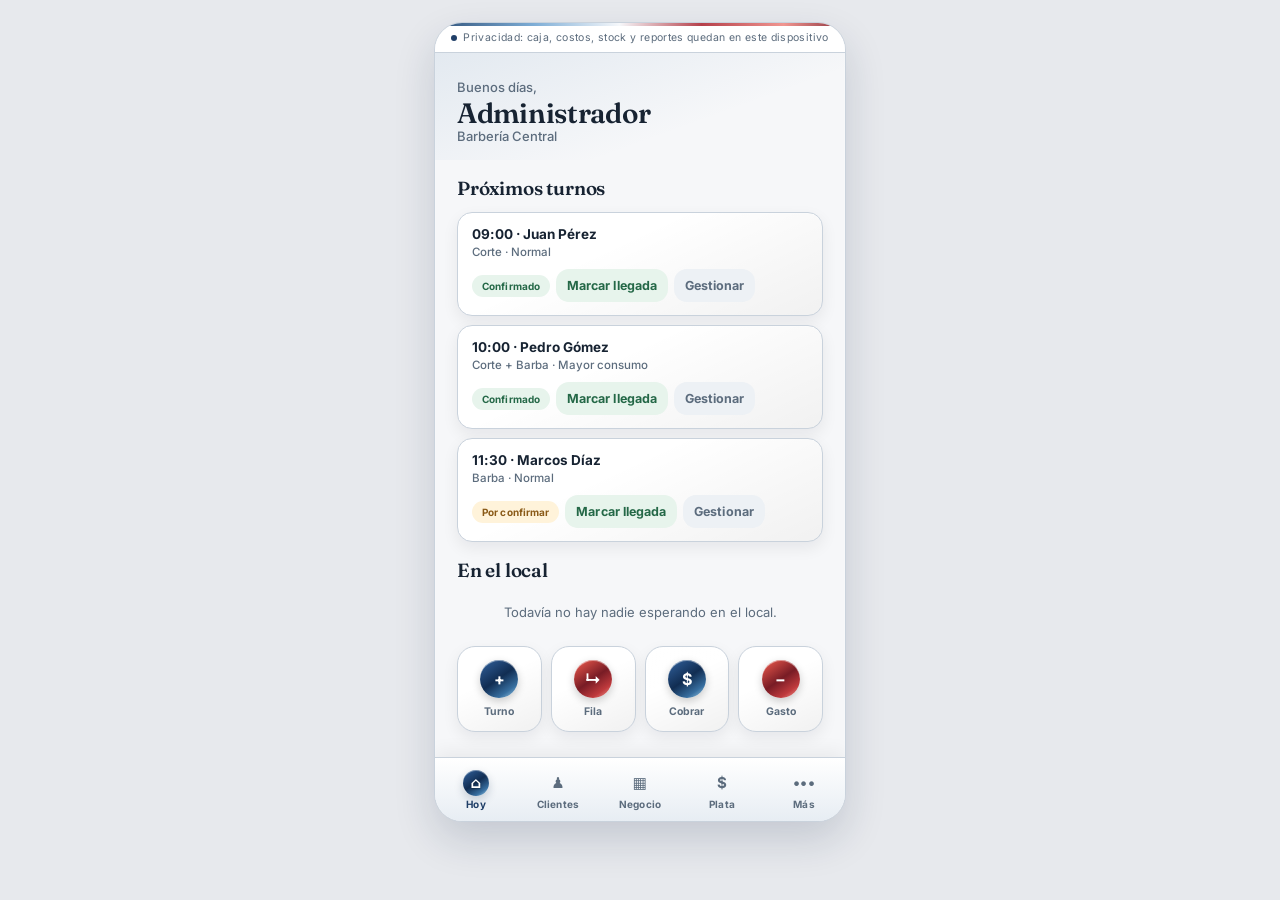
<file: index.html>
<!doctype html>
<html lang="es">
<head>
<meta charset="utf-8" />
<meta name="viewport" content="width=device-width,initial-scale=1,viewport-fit=cover" />
<title>Mi Negocio — Barbería MVP v8</title>
<style>
@import url('https://fonts.googleapis.com/css2?family=Fraunces:opsz,wght@9..144,500;9..144,600;9..144,700&family=Inter:wght@400;500;600;700;800&display=swap');

/* ============================================================
   TEMAS
   Clásico: rojo + azul + blanco de barbería.
   Carbón: oscuro + acero + perla.
   Solo cambia la apariencia; la lógica y los datos son los mismos.
   ============================================================ */
:root{
  --ink:#18191B;
  --ink-soft:#6B7280;
  --paper:#F2F3F5;
  --bg:#FFFFFF;
  --card:#FFFFFF;
  --line:#E1E3E7;
  --shadow:0 14px 34px rgba(20,31,46,.10);

  --dark:#151515;
  --barber-blue:#203F68;
  --barber-red:#BE3C33;
  --barber-white:#FFFFFF;

  --amber:#FFF3DA;      /* pendiente */
  --amberText:#8A5A17;
  --green:#E7F4EC;      /* confirmado / positivo */
  --greenText:#246847;
  --red:#FBE8EA;        /* cancelado / negativo */
  --redText:#B62F37;
  --blue:#E8F0FA;       /* pago parcial / info */
  --blueText:#174D84;
  --stone:#EDF1F5;      /* completado / neutro */
}

:root[data-theme="sober"]{
  --ink:#F7F7F4;
  --ink-soft:#B5BAC0;
  --paper:#090A0A;
  --bg:#111314;
  --card:#191C1D;
  --line:#454B50;
  --shadow:0 20px 46px rgba(0,0,0,.46);
  --dark:#F0F1EE;
  --barber-blue:#ECEAE5;
  --barber-red:#BE3C33;
  --barber-white:#FFFFFF;
  --amber:#2B2A25;
  --amberText:#F1E7C8;
  --green:#1E3029;
  --greenText:#BFE5CF;
  --red:#382323;
  --redText:#F0B0AC;
  --blue:#222A31;
  --blueText:#D7E0E8;
  --stone:#24282A;
}

*{box-sizing:border-box}

body{
  margin:0;
  background:var(--paper);
  color:var(--ink);
  font-family:"Inter",ui-sans-serif,system-ui,-apple-system,"Segoe UI",sans-serif;
  -webkit-tap-highlight-color:transparent;
}
button,input,select,textarea{font:inherit;color:inherit}
button{cursor:pointer}

.page{min-height:100vh;padding:22px 10px 32px;display:flex;justify-content:center;align-items:flex-start}
.phone{
  position:relative;width:min(100%,412px);height:min(800px,calc(100vh - 44px));min-height:640px;
  background:var(--bg);border:1px solid var(--line);border-radius:28px;overflow:hidden;
  box-shadow:var(--shadow);display:flex;flex-direction:column;
}
.content{flex:1;overflow-y:auto;padding-bottom:16px}
.content::-webkit-scrollbar{width:0}

/* -------- barra de estado superior: acento de caño de barbero -------- */
.topStatus{
  font-size:10.5px;color:var(--ink-soft);text-align:center;padding:8px 10px;
  background:var(--card);border-bottom:1px solid var(--line);position:relative;
  letter-spacing:.01em;
}
.topStatus::before{
  content:"";position:absolute;top:0;left:0;right:0;height:3px;
  background:repeating-linear-gradient(90deg,var(--barber-red) 0 14px,var(--barber-white) 14px 22px,var(--barber-blue) 22px 36px,var(--barber-white) 36px 44px);
  opacity:.9;
}
.badgeDot{display:inline-block;width:6px;height:6px;border-radius:50%;background:var(--barber-blue);margin-right:6px}

/* -------- encabezados -------- */
.header{padding:26px 22px 16px}
.eyebrow{font-size:13px;color:var(--ink-soft);font-weight:500}
h1{font-family:"Fraunces",Georgia,serif;font-weight:600;font-size:28px;line-height:1.08;margin:3px 0 0;letter-spacing:-.01em}
h2{font-family:"Fraunces",Georgia,serif;font-weight:600;font-size:19px;margin:0 0 12px;letter-spacing:-.01em}
.section{padding:0 22px;margin-top:16px}
.headerFlex{display:flex;align-items:center}
.back{border:0;background:var(--card);border:1px solid var(--line);width:34px;height:34px;border-radius:50%;padding:0;font-size:17px;color:var(--ink-soft);margin-right:10px;display:inline-flex;align-items:center;justify-content:center}

/* -------- tarjetas -------- */
.card{background:var(--card);border:1px solid var(--line);border-radius:20px;padding:18px;box-shadow:0 1px 3px rgba(11,37,69,.05)}
.heroLabel{font-size:11px;text-transform:uppercase;letter-spacing:.09em;color:var(--ink-soft);font-weight:700}
.heroValue{font-family:"Fraunces",serif;font-size:34px;font-weight:600;margin-top:4px;letter-spacing:-.01em}
.pos{color:var(--greenText)}
.neg{color:var(--redText)}
.divider{height:1px;background:var(--line);margin:16px 0}

.stats{display:grid;grid-template-columns:repeat(3,1fr);gap:8px;text-align:center}
.statValue{font-family:"Fraunces",serif;font-weight:600;font-size:19px}
.statLabel{font-size:10.5px;color:var(--ink-soft);margin-top:3px;font-weight:500}

.miniGrid{display:grid;grid-template-columns:repeat(3,1fr);gap:9px}
.mini{background:var(--card);border:1px solid var(--line);border-radius:16px;padding:11px 6px;text-align:center}
.mini strong{display:block;font-family:"Fraunces",serif;font-size:17px;font-weight:600}
.mini span{font-size:10px;color:var(--ink-soft);font-weight:500}

.alert{display:flex;gap:9px;align-items:center;border-radius:14px;padding:11px 13px;font-size:13px;background:var(--red);color:var(--redText);font-weight:500}
.info{border-radius:14px;padding:11px 13px;font-size:12.5px;background:var(--blue);color:var(--blueText);font-weight:500}
.installHint{background:var(--green);color:var(--greenText);border:1px solid #cfe6d8;border-radius:14px;padding:11px 13px;font-size:12.5px}

/* -------- acciones rápidas (Hoy) -------- */
.actions{display:grid;grid-template-columns:repeat(4,1fr);gap:9px}
.action{border:1px solid var(--line);background:var(--card);border-radius:18px;padding:13px 4px;color:var(--ink);transition:transform .1s ease,background .15s ease}
.action:active{transform:scale(.96);background:var(--paper)}
.actionIcon{width:38px;height:38px;border-radius:50%;margin:0 auto 7px;display:grid;place-items:center;background:var(--dark);color:#fff;font-weight:700;font-size:16px}
.actionLabel{font-size:10.5px;color:var(--ink-soft);font-weight:700}
.action:nth-child(2n) .actionIcon{background:var(--barber-red)}
.action:nth-child(3n) .actionIcon{background:var(--barber-blue)}

/* -------- listas y filas -------- */
.list{display:flex;flex-direction:column;gap:9px}
.row{background:var(--card);border:1px solid var(--line);border-radius:15px;padding:13px 14px;display:flex;align-items:center;justify-content:space-between;gap:10px;transition:background .12s ease}
button.row:active{background:var(--paper)}
.rowMain{min-width:0;flex:1}
.todayAppointmentRow{display:block}
.todayAppointmentRow .rowMain{width:100%}
.todayAppointmentActions{display:flex;align-items:center;gap:6px;flex-wrap:wrap;justify-content:flex-start;margin-top:10px}
.rowTitle{font-size:13.5px;font-weight:700;overflow:hidden;text-overflow:ellipsis;letter-spacing:-.005em}
.rowSub{font-size:11.5px;color:var(--ink-soft);margin-top:3px;font-weight:500}
.empty{font-size:13px;color:var(--ink-soft);padding:10px 2px;text-align:center}

.pill{font-size:10px;font-weight:700;border-radius:999px;padding:5px 10px;white-space:nowrap;letter-spacing:.01em}
.pill.pending{background:var(--amber);color:var(--amberText)}
.pill.confirmed{background:var(--green);color:var(--greenText)}
.pill.completed{background:var(--stone);color:var(--ink-soft)}
.pill.cancelled,.pill.no_show{background:var(--red);color:var(--redText)}
.pill.partial{background:var(--blue);color:var(--blueText)}

/* -------- navegación inferior -------- */
.nav{height:64px;border-top:1px solid var(--line);background:var(--card);display:grid;grid-template-columns:repeat(5,1fr);flex:none}
.nav button{border:0;background:transparent;color:var(--ink-soft);font-size:10px;font-weight:700;letter-spacing:.01em;display:flex;flex-direction:column;align-items:center;justify-content:center;gap:2px}
.nav button.active{color:var(--barber-blue)}
.navIcon{display:grid;place-items:center;width:26px;height:26px;border-radius:50%;font-size:15px;transition:background .15s ease,color .15s ease}
.nav button.active .navIcon{background:var(--barber-blue);color:#fff}

/* -------- buscador -------- */
.search{width:100%;border:1px solid var(--line);background:var(--card);border-radius:14px;padding:11px 14px;outline:none;font-size:14px}
.search:focus,.field input:focus,.field select:focus,.field textarea:focus{border-color:var(--barber-blue);box-shadow:0 0 0 3px rgba(11,61,119,.10)}

/* -------- botón flotante -------- */
.fab{position:absolute;right:20px;bottom:82px;width:56px;height:56px;border:none;border-radius:50%;background:var(--barber-red);color:#fff;font-size:26px;box-shadow:0 10px 24px rgba(11,37,69,.28)}

/* -------- ficha técnica -------- */
.tech{background:var(--amber);border:1px solid #EAD6AC;border-radius:16px;padding:14px}
.techLabel{font-size:10px;text-transform:uppercase;letter-spacing:.08em;color:var(--amberText);font-weight:800;margin-bottom:8px}
.techLine{display:flex;justify-content:space-between;gap:12px;font-size:12.5px;padding:3px 0;font-weight:500}

/* -------- sub-pestañas -------- */
.subtabs{display:grid;grid-template-columns:repeat(4,minmax(0,1fr));gap:8px;padding:2px 22px 6px;overflow:visible}
.subtab{width:100%;min-height:40px;border:0;border-radius:14px;padding:7px 7px;background:var(--card);border:1px solid var(--line);color:var(--ink-soft);white-space:normal;line-height:1.15;font-size:11.5px;font-weight:700;text-align:center}
.subtab:nth-child(5),.subtab:nth-child(6){grid-column:span 2}
.subtab.active{background:var(--barber-blue);color:#fff;border-color:var(--barber-blue)}

/* -------- botones -------- */
.btn{border:0;border-radius:13px;padding:11px 13px;font-size:12.5px;font-weight:700;letter-spacing:.005em}
.btn.dark{background:var(--barber-blue);color:#fff}
.btn.amber{background:var(--amber);color:var(--amberText)}
.btn.green{background:var(--green);color:var(--greenText)}
.btn.red{background:var(--red);color:var(--redText)}
.btn.gray{background:var(--stone);color:var(--ink-soft)}
.btn.blue{background:var(--blue);color:var(--blueText)}
.btn.full{width:100%}
.btnRow{display:flex;gap:7px;flex-wrap:wrap;margin-top:10px}

/* -------- plata / cuentas -------- */
.moneyAccounts{display:grid;grid-template-columns:repeat(2,1fr);gap:10px}
.account{background:var(--card);border:1px solid var(--line);border-radius:15px;padding:13px}
.account span{display:block;font-size:10px;color:var(--ink-soft);font-weight:600}
.account strong{display:block;margin-top:4px;font-family:"Fraunces",serif;font-size:16px;font-weight:600}

/* -------- reportes -------- */
.reportGrid{display:grid;grid-template-columns:repeat(2,1fr);gap:10px}
.report{background:var(--card);border:1px solid var(--line);border-radius:15px;padding:13px}
.report strong{display:block;font-family:"Fraunces",serif;font-size:17px;font-weight:600}
.report span{font-size:10px;color:var(--ink-soft);font-weight:600}

/* -------- modales -------- */
.modalWrap{position:absolute;inset:0;background:rgba(11,37,69,.46);display:flex;align-items:flex-end;z-index:30;backdrop-filter:blur(1px)}
.modal{width:100%;max-height:90%;overflow-y:auto;background:var(--bg);border-radius:26px 26px 0 0;padding:18px 20px 22px}
.handle{width:38px;height:4px;background:#D8CFBE;border-radius:99px;margin:0 auto 14px}
.modalHead{display:flex;align-items:center;justify-content:space-between;margin-bottom:14px}
.modalHead h3{margin:0;font-family:"Fraunces",serif;font-weight:600;font-size:19px}
.close{border:0;background:var(--card);border:1px solid var(--line);width:30px;height:30px;border-radius:50%;color:var(--ink-soft);font-size:18px;display:inline-flex;align-items:center;justify-content:center}

.field{display:block;margin:11px 0}
.field span{display:block;font-size:11px;font-weight:700;color:var(--ink-soft);margin-bottom:6px}
.field input,.field select,.field textarea{width:100%;border:1px solid var(--line);border-radius:12px;background:var(--card);padding:11px 12px;outline:none}
.field textarea{min-height:88px;resize:vertical}
.two{display:grid;grid-template-columns:1fr 1fr;gap:9px}
.note{font-size:11.5px;line-height:1.5;color:var(--ink-soft)}

/* -------- respaldo / negocio -------- */
.backupBox{background:var(--card);border:1px solid var(--line);border-radius:16px;padding:14px}
.profileTag{display:inline-flex;align-items:center;gap:6px;background:var(--blue);color:var(--barber-blue);border-radius:999px;padding:7px 11px;font-size:10.5px;font-weight:800}

/* -------- insumos / recetas -------- */
.materialLine{display:grid;grid-template-columns:minmax(0,1fr) 90px;gap:9px;align-items:center;margin:8px 0}
.materialLine .name{font-size:12.5px;font-weight:500}
.materialLine .name small{display:block;color:var(--ink-soft);font-weight:400}
.materialLine input{width:100%;border:1px solid var(--line);border-radius:10px;padding:9px;background:var(--card)}
.recipeBox{background:var(--card);border:1px solid var(--line);border-radius:14px;padding:12px;margin:11px 0}
.recipeTitle{font-size:11px;font-weight:800;color:var(--ink-soft);margin-bottom:8px;text-transform:uppercase;letter-spacing:.04em}

/* -------- utilidades -------- */
.right{text-align:right}
.dangerText{color:var(--redText)}
.goodText{color:var(--greenText)}
.muted{color:var(--ink-soft)}
.linkBtn{text-decoration:none;display:inline-block}
.compact{padding:9px 11px}
.flexBetween{display:flex;justify-content:space-between;gap:10px;align-items:flex-start}
.touch{min-height:44px}
.inlineCreate{margin:10px 0 12px;padding:12px;border:1px dashed var(--line);border-radius:14px;background:rgba(255,255,255,.55)}
.inlineCreateTitle{font-size:11px;font-weight:800;color:var(--ink-soft);margin-bottom:8px;text-transform:uppercase;letter-spacing:.04em}
.txnActions{display:flex;gap:6px;flex-wrap:wrap;margin-top:8px}
.privacyStrong{background:var(--blue);color:var(--blueText);border:1px solid #cbdbea;border-radius:14px;padding:12px 13px;font-size:12px;line-height:1.45}

/* -------- selector de apariencia -------- */
.themeGrid{display:grid;grid-template-columns:1fr 1fr;gap:10px}
.themeChoice{border:2px solid var(--line);background:var(--card);border-radius:16px;padding:11px;text-align:left;transition:border-color .15s ease,transform .1s ease}
.themeChoice:active{transform:scale(.98)}
.themeChoice.active{border-color:var(--barber-blue);box-shadow:0 0 0 2px color-mix(in srgb,var(--barber-blue) 12%,transparent)}
.themePreview{height:78px;border-radius:12px;background:#fff;border:1px solid #E4E4E4;padding:9px;overflow:hidden;position:relative}
.themePreview::before{content:"";position:absolute;top:0;left:0;right:0;height:3px}
.themePreview.classic::before{background:repeating-linear-gradient(90deg,#BE3C33 0 12px,#fff 12px 18px,#203F68 18px 30px,#fff 30px 36px)}
.themePreview.sober::before{background:#111}
.themeMiniTitle{height:6px;width:42%;border-radius:4px;background:#222;margin:10px 0 7px}
.themeMiniCard{height:26px;border:1px solid #E0E0E0;border-radius:7px;margin-bottom:7px}
.themeSwatches{display:grid;grid-template-columns:repeat(3,1fr);gap:5px}
.themeSwatches i{height:12px;border-radius:5px;display:block}
.themePreview.classic .themeSwatches i:nth-child(1){background:#BE3C33}.themePreview.classic .themeSwatches i:nth-child(2){background:#203F68}.themePreview.classic .themeSwatches i:nth-child(3){background:#151515}
.themePreview.sober .themeSwatches i:nth-child(1){background:#050505}.themePreview.sober .themeSwatches i:nth-child(2){background:#707070}.themePreview.sober .themeSwatches i:nth-child(3){background:#C8C8C8}
.themeName{display:block;font-size:12px;font-weight:800;margin-top:8px}.themeDesc{display:block;font-size:10px;color:var(--ink-soft);margin-top:2px}
:root[data-theme="sober"] .topStatus::before{background:repeating-linear-gradient(90deg,#BE3C33 0 14px,#fff 14px 22px,#203F68 22px 36px,#fff 36px 44px)}
:root[data-theme="sober"] .topStatus{background:#111314;color:#C7CBD0}
:root[data-theme="sober"] .phone{background:#111314;border-color:#50565B}
:root[data-theme="sober"] .card,
:root[data-theme="sober"] .row,
:root[data-theme="sober"] .action,
:root[data-theme="sober"] .mini,
:root[data-theme="sober"] .account,
:root[data-theme="sober"] .report,
:root[data-theme="sober"] .backupBox,
:root[data-theme="sober"] .recipeBox{box-shadow:none}
:root[data-theme="sober"] .actionIcon{background:#ECEAE5;color:#101214}
:root[data-theme="sober"] .action:nth-child(2n) .actionIcon{background:#7D8287;color:#fff}
:root[data-theme="sober"] .action:nth-child(3n) .actionIcon{background:#DDE1E4;color:#101214}
:root[data-theme="sober"] .btn.dark,
:root[data-theme="sober"] .subtab.active,
:root[data-theme="sober"] .nav button.active .navIcon{background:#ECEAE5;color:#101214;border-color:#ECEAE5}
:root[data-theme="sober"] .btn.amber{background:#ECEAE5;color:#101214}
:root[data-theme="sober"] .pill.pending{background:#2B2D2F;color:#F2EEE5;border:1px solid #4A4E51}
:root[data-theme="sober"] .nav button.active{color:#F2F2EE}
:root[data-theme="sober"] .fab{background:#ECEAE5;color:#101214;box-shadow:0 10px 26px rgba(0,0,0,.42)}
:root[data-theme="sober"] .search:focus,
:root[data-theme="sober"] .field input:focus,
:root[data-theme="sober"] .field select:focus,
:root[data-theme="sober"] .field textarea:focus{border-color:#ECEAE5;box-shadow:0 0 0 3px rgba(236,234,229,.12)}
:root[data-theme="sober"] .inlineCreate{background:rgba(255,255,255,.025)}
:root[data-theme="sober"] .themePreview.sober{background:#111314;border-color:#50565B}
:root[data-theme="sober"] .themePreview.sober .themeMiniTitle{background:#F2F2EE}
:root[data-theme="sober"] .themePreview.sober .themeMiniCard{background:#191C1D;border-color:#50565B}

/* -------- agenda -------- */
.agendaBar{display:grid;grid-template-columns:auto auto 1fr;gap:8px;align-items:center}
.agendaBar .btn{min-height:42px}
.agendaDate{width:100%;min-width:0;border:1px solid var(--line);border-radius:12px;background:var(--card);padding:10px 9px;color:var(--ink)}
.agendaSummary{font-size:11.5px;color:var(--ink-soft);margin-top:9px;font-weight:500}
.slotFreed{background:var(--amber);border:1px solid #EAD6AC;color:var(--amberText);border-radius:15px;padding:12px 13px;font-size:12.5px}
.waitMatch{background:var(--card);border:1px solid var(--line);border-radius:15px;padding:12px;margin-top:9px}


/* -------- reservas online -------- */
.bookingLink{margin-top:12px;padding:12px;border:1px solid var(--line);border-radius:14px;background:var(--paper)}
.bookingUrl{font-size:11px;line-height:1.4;word-break:break-all;margin-top:5px;font-weight:700;color:var(--barber-blue)}
.dayChoices{display:flex;gap:7px;flex-wrap:wrap}
.dayChoices label{display:flex;align-items:center;gap:4px;border:1px solid var(--line);border-radius:999px;padding:7px 10px;background:var(--card);font-size:11px;font-weight:700;color:var(--ink-soft)}
.dayChoices input{width:auto;min-height:0}

@media(max-height:700px) and (min-width:521px){.phone{height:calc(100vh - 20px);min-height:0}.page{padding:10px}}

@media(max-width:520px){
 html,body{width:100%;min-height:100%;background:var(--bg);overscroll-behavior:none}
 .page{padding:0;display:block;min-height:100dvh}
 .phone{width:100%;height:100dvh;min-height:100dvh;max-width:none;border:0;border-radius:0;box-shadow:none}
 .topStatus{padding-top:calc(8px + env(safe-area-inset-top));min-height:calc(30px + env(safe-area-inset-top))}
 .nav{height:calc(64px + env(safe-area-inset-bottom));padding-bottom:env(safe-area-inset-bottom)}
 .nav button{min-height:52px}
 .header{padding-left:18px;padding-right:18px}
 .section{padding-left:18px;padding-right:18px}
 .subtabs{padding-left:18px;padding-right:18px}
 .btn{min-height:42px}
 .action{min-height:74px}
 .field input,.field select,.field textarea{font-size:16px;min-height:44px}
 .modalWrap{position:fixed}
 .modal{max-height:92dvh;padding-bottom:calc(20px + env(safe-area-inset-bottom))}
 .fab{bottom:calc(78px + env(safe-area-inset-bottom));right:18px}
 .agendaBar{grid-template-columns:1fr 1fr}
 .agendaDate{grid-column:1/-1;min-height:44px;font-size:16px}
 .two{gap:8px}
 .materialLine{grid-template-columns:minmax(0,1fr) 96px}
}
@media(max-width:360px){
 .section{padding-left:14px;padding-right:14px}
 .header{padding-left:14px;padding-right:14px}
 .actions{gap:6px}
 .actionLabel{font-size:9px}
 .btnRow{gap:6px}
 .btn{padding:10px 9px}
 .stats{gap:5px}
}
/* ==============================================================
   DISEÑO METÁLICO · VISTA DE PRUEBA · 21/10/2026
   Exclusivamente CSS: no modifica reservas, caja ni persistencia.
   Clásico = azul y rojo metálicos; sober = carbón y acero.
   ============================================================== */
:root {
  --metal-blue:linear-gradient(145deg,#6aa0c9 0%,#264f83 18%,#112d52 49%,#376e9f 78%,#a6d5ef 100%);
  --metal-red:linear-gradient(145deg,#ffaaa1 0%,#c84640 18%,#781c25 50%,#bf3a3d 78%,#f6a29a 100%);
  --metal-silver:linear-gradient(140deg,#fafafa 0%,#b5bbc1 18%,#646d76 46%,#e4e7ea 75%,#828c96 100%);
  --metal-edge:rgba(175,199,218,.38);
}
:root[data-theme="sober"] {
  --paper:#080a0d; --bg:#0d1014; --card:#15191f;
  --line:#343b43; --ink:#f1f3f4; --ink-soft:#adb7c0;
  --shadow:0 18px 48px rgba(0,0,0,.52);
  --barber-blue:#d5dde5;
}
:root[data-theme="classic"] {
  --paper:#e7e9ed; --bg:#f6f7f9; --card:#fff;
  --line:#c9d2dc; --ink:#172332; --ink-soft:#5c6c7d;
  --shadow:0 18px 40px rgba(19,39,67,.16);
}
.phone{box-shadow:var(--shadow),inset 0 0 0 1px rgba(255,255,255,.08)}
.topStatus{letter-spacing:.035em}
:root[data-theme="sober"] .topStatus::before{background:linear-gradient(90deg,#59626a,#e8edf1 25%,#65707b 49%,#dfe5ea 73%,#49525c);height:3px}
:root[data-theme="classic"] .topStatus::before{background:linear-gradient(90deg,#183d69,#6fa4d1 24%,#f5f7fa 45%,#ad2b36 65%,#ef8b85 85%,#7b1824);height:3px}
.card,.row,.action,.mini,.account,.report,.backupBox,.recipeBox{
  background-image:linear-gradient(155deg,rgba(255,255,255,.085),transparent 38%,rgba(0,0,0,.055) 100%);
  border-color:var(--line);
  box-shadow:0 6px 16px rgba(5,14,27,.07),inset 0 1px 0 rgba(255,255,255,.13);
}
:root[data-theme="sober"] .card,
:root[data-theme="sober"] .row,
:root[data-theme="sober"] .action,
:root[data-theme="sober"] .mini,
:root[data-theme="sober"] .account,
:root[data-theme="sober"] .report,
:root[data-theme="sober"] .backupBox,
:root[data-theme="sober"] .recipeBox{
  background-image:linear-gradient(145deg,rgba(255,255,255,.09),rgba(255,255,255,.012) 45%,rgba(0,0,0,.23));
  border-color:#3a424b;
  box-shadow:0 8px 20px rgba(0,0,0,.22),inset 0 1px 0 rgba(255,255,255,.09);
}
:root[data-theme="sober"] .header{background:linear-gradient(165deg,rgba(196,206,215,.09),transparent 65%)}
:root[data-theme="classic"] .header{background:linear-gradient(160deg,rgba(58,113,162,.10),transparent 65%)}
.btn.dark,.subtab.active,.nav button.active .navIcon{background:var(--metal-blue);color:#fff;border-color:#446d97;text-shadow:0 1px 2px rgba(0,0,0,.4);box-shadow:inset 0 1px 0 rgba(255,255,255,.36),0 4px 10px rgba(14,40,76,.2)}
.btn.red,.fab{background:var(--metal-red);color:#fff;box-shadow:inset 0 1px 0 rgba(255,255,255,.35),0 7px 17px rgba(86,15,22,.26)}
:root[data-theme="sober"] .btn.dark,
:root[data-theme="sober"] .subtab.active,
:root[data-theme="sober"] .nav button.active .navIcon,
:root[data-theme="sober"] .fab{
  background:var(--metal-silver);color:#111820;border-color:#8d98a4;
  text-shadow:none;box-shadow:inset 0 1px 0 rgba(255,255,255,.65),0 6px 16px rgba(0,0,0,.4);
}
.actionIcon{background:var(--metal-blue);box-shadow:inset 0 1px 0 rgba(255,255,255,.45),0 3px 9px rgba(0,0,0,.2)}
.action:nth-child(2n) .actionIcon{background:var(--metal-red)}
.action:nth-child(3n) .actionIcon{background:var(--metal-blue)}
:root[data-theme="sober"] .actionIcon,
:root[data-theme="sober"] .action:nth-child(2n) .actionIcon,
:root[data-theme="sober"] .action:nth-child(3n) .actionIcon{
  background:var(--metal-silver);color:#101820;
  box-shadow:inset 0 1px 0 rgba(255,255,255,.6),0 4px 10px rgba(0,0,0,.35);
}
.nav{box-shadow:0 -5px 18px rgba(0,0,0,.06)}
:root[data-theme="sober"] .nav{background:linear-gradient(180deg,#1d2228,#0f1318)}
:root[data-theme="classic"] .nav{background:linear-gradient(180deg,#fff,#e7edf3)}
.btn,.action,.subtab,.fab,.nav button{transition:filter .15s ease,transform .1s ease}
.btn:active,.action:active,.subtab:active{filter:brightness(1.08);transform:translateY(1px)}
@media(prefers-reduced-motion:reduce){.btn,.action,.subtab,.fab,.nav button{transition:none}}


/* Tres variantes metálicas independientes; Clásico y Carbón permanecen. */
:root[data-theme="emerald"],:root[data-theme="blue-metal"],:root[data-theme="red-metal"]{
 --ink:#f3f7f8;--ink-soft:#b1c2c9;--card:#101b22;--line:#34515a;
 --paper:#050e14;--bg:#08151b;--shadow:0 18px 48px rgba(0,0,0,.55);
 --barber-blue:#48d9bf;--barber-red:#aebfc6;--dark:#c4d7da;
 --amber:#29302a;--amberText:#f4dcaa;--green:#153d33;--greenText:#9fe5cb;
 --red:#3a2229;--redText:#f4b4b9;--blue:#18333c;--blueText:#c3eaf1;--stone:#1c3038;
 --metal-accent:linear-gradient(145deg,#c6fff1 0%,#2fb9a5 17%,#076c66 50%,#0b3c3c 74%,#7ef5d9 100%);
 --metal-accent-text:#ffffff;
}
:root[data-theme="blue-metal"]{
 --paper:#050d1b;--bg:#071326;--card:#0e2036;--line:#2e4b69;--barber-blue:#77c9ff;
 --blue:#182d4a;--blueText:#c7e5ff;--green:#17392f;--greenText:#a2efc7;
 --metal-accent:linear-gradient(145deg,#d3f3ff 0%,#3199e5 17%,#09569c 48%,#09294f 75%,#77d5ff 100%);
}
:root[data-theme="red-metal"]{
 --paper:#15070b;--bg:#1d0b10;--card:#261318;--line:#63414b;--barber-blue:#ff858d;
 --red:#48252c;--redText:#ffc0c5;--blue:#352831;--blueText:#f0cdd5;
 --metal-accent:linear-gradient(145deg,#ffd2d0 0%,#f15a61 18%,#a32236 49%,#5c1424 75%,#f99ba0 100%);
}
:root[data-theme="emerald"] .topStatus::before,
:root[data-theme="blue-metal"] .topStatus::before,
:root[data-theme="red-metal"] .topStatus::before{background:var(--metal-accent);height:3px}
:root[data-theme="emerald"] .card,:root[data-theme="emerald"] .row,:root[data-theme="emerald"] .action,
:root[data-theme="blue-metal"] .card,:root[data-theme="blue-metal"] .row,:root[data-theme="blue-metal"] .action,
:root[data-theme="red-metal"] .card,:root[data-theme="red-metal"] .row,:root[data-theme="red-metal"] .action{
 background-image:linear-gradient(145deg,rgba(255,255,255,.105),transparent 44%,rgba(0,0,0,.3));
 border-color:var(--line);box-shadow:inset 0 1px 0 rgba(255,255,255,.15),0 8px 22px rgba(0,0,0,.27);
}
:root[data-theme="emerald"] .btn.dark,:root[data-theme="emerald"] .subtab.active,:root[data-theme="emerald"] .nav button.active .navIcon,:root[data-theme="emerald"] .fab,
:root[data-theme="blue-metal"] .btn.dark,:root[data-theme="blue-metal"] .subtab.active,:root[data-theme="blue-metal"] .nav button.active .navIcon,:root[data-theme="blue-metal"] .fab,
:root[data-theme="red-metal"] .btn.dark,:root[data-theme="red-metal"] .subtab.active,:root[data-theme="red-metal"] .nav button.active .navIcon,:root[data-theme="red-metal"] .fab{
 background:var(--metal-accent);color:var(--metal-accent-text);border-color:var(--line);
 box-shadow:inset 0 1px 0 rgba(255,255,255,.5),0 5px 14px rgba(0,0,0,.3);
}
:root[data-theme="emerald"] .actionIcon,:root[data-theme="emerald"] .action:nth-child(2n) .actionIcon,:root[data-theme="emerald"] .action:nth-child(3n) .actionIcon,
:root[data-theme="blue-metal"] .actionIcon,:root[data-theme="blue-metal"] .action:nth-child(2n) .actionIcon,:root[data-theme="blue-metal"] .action:nth-child(3n) .actionIcon,
:root[data-theme="red-metal"] .actionIcon,:root[data-theme="red-metal"] .action:nth-child(2n) .actionIcon,:root[data-theme="red-metal"] .action:nth-child(3n) .actionIcon{
 background:var(--metal-accent);color:#fff;
}
:root[data-theme="emerald"] .nav,:root[data-theme="blue-metal"] .nav,:root[data-theme="red-metal"] .nav{background:linear-gradient(180deg,var(--card),var(--bg))}
:root[data-theme="emerald"] .nav button.active,:root[data-theme="blue-metal"] .nav button.active,:root[data-theme="red-metal"] .nav button.active{color:var(--ink)}
:root[data-theme="emerald"] .header,:root[data-theme="blue-metal"] .header,:root[data-theme="red-metal"] .header{background:linear-gradient(150deg,rgba(255,255,255,.08),transparent 65%)}
.themePreview.emerald,.themePreview.blue-metal,.themePreview.red-metal{background:#0c1820;border-color:#49616b}
.themePreview.emerald{background:linear-gradient(140deg,#123a35,#061719)}
.themePreview.blue-metal{background:linear-gradient(140deg,#15395c,#071327)}
.themePreview.red-metal{background:linear-gradient(140deg,#51202b,#16070d)}
.themePreview.emerald::before{background:linear-gradient(90deg,#073e3c,#b3fff0,#066c65)}
.themePreview.blue-metal::before{background:linear-gradient(90deg,#0b3663,#b0e8ff,#1253a0)}
.themePreview.red-metal::before{background:linear-gradient(90deg,#661526,#ffc4c0,#a32335)}
.themePreview.emerald .themeMiniTitle,.themePreview.blue-metal .themeMiniTitle,.themePreview.red-metal .themeMiniTitle{background:#e5edf0}
.themePreview.emerald .themeMiniCard,.themePreview.blue-metal .themeMiniCard,.themePreview.red-metal .themeMiniCard{background:rgba(255,255,255,.04);border-color:#55707b}
.themePreview.emerald .themeSwatches i:nth-child(1){background:#074d48}.themePreview.emerald .themeSwatches i:nth-child(2){background:#36c5af}.themePreview.emerald .themeSwatches i:nth-child(3){background:#a8f6e6}
.themePreview.blue-metal .themeSwatches i:nth-child(1){background:#12365c}.themePreview.blue-metal .themeSwatches i:nth-child(2){background:#2d93d9}.themePreview.blue-metal .themeSwatches i:nth-child(3){background:#b2e7ff}
.themePreview.red-metal .themeSwatches i:nth-child(1){background:#5e1b2a}.themePreview.red-metal .themeSwatches i:nth-child(2){background:#c73747}.themePreview.red-metal .themeSwatches i:nth-child(3){background:#ffb6b3}

</style>
<link rel="manifest" href="./manifest.webmanifest" />
<meta name="theme-color" content="#203F68" />
<meta name="apple-mobile-web-app-capable" content="yes" />
<meta name="apple-mobile-web-app-status-bar-style" content="default" />
<link rel="apple-touch-icon" href="./icon-192.png" />
<script src="./qrcode.min.js?v=20261004-2"></script>
<style id="mnLicenseStyle">
#mnLicenseBlocker{position:fixed;inset:0;z-index:999999;background:rgba(244,246,245,.98);display:grid;place-items:center;padding:22px;font-family:Inter,system-ui,sans-serif}
#mnLicenseBlocker .box{max-width:520px;width:100%;background:#fff;border:1px solid #dfe5e3;border-radius:20px;padding:24px;box-shadow:0 20px 80px #0002;text-align:center;color:#17201f}
#mnLicenseBlocker h2{margin:0 0 10px}#mnLicenseBlocker p{color:#65706e;line-height:1.45}
#mnLicenseBlocker .tag{display:inline-block;padding:6px 10px;border-radius:999px;background:#ffe1e1;color:#8b1f1f;font-weight:800;font-size:12px;margin-bottom:12px}
</style></head>
<body>
<div class="page"><main class="phone"><div class="topStatus"><span class="badgeDot"></span>Privacidad: caja, costos, stock y reportes quedan en este dispositivo</div><div id="content" class="content"></div><div id="nav" class="nav"></div><div id="modal"></div></main></div>
<script>
(() => {
'use strict';
const KEY='mi-negocio-barberia-v4';
const OLD_KEY='mi-negocio-offline-v3';
const $=s=>document.querySelector(s);
const esc=s=>String(s??'').replace(/[&<>'"]/g,c=>({'&':'&amp;','<':'&lt;','>':'&gt;',"'":'&#39;','"':'&quot;'}[c]));
const pad=n=>String(n).padStart(2,'0');
const iso=(d=new Date())=>`${d.getFullYear()}-${pad(d.getMonth()+1)}-${pad(d.getDate())}`;
const TODAY=iso();
const ago=n=>{const d=new Date();d.setDate(d.getDate()-n);return iso(d)};
const days=(a,b=TODAY)=>Math.max(0,Math.floor((new Date(b+'T00:00:00')-new Date(a+'T00:00:00'))/86400000));
const money=n=>new Intl.NumberFormat('es-AR',{style:'currency',currency:'ARS',maximumFractionDigits:0}).format(Number(n||0));
const fqty=n=>Number.isInteger(Number(n))?String(n):Number(n||0).toFixed(2).replace(/0+$/,'').replace(/\.$/,'');
const short=d=>new Intl.DateTimeFormat('es-AR',{day:'2-digit',month:'short'}).format(new Date(d+'T00:00:00'));
const id=p=>p+Date.now()+Math.random().toString(16).slice(2,6);
const accounts=[{id:'a1',name:'Efectivo'},{id:'a2',name:'Mercado Pago'},{id:'a3',name:'Banco'}];
const BARBER_PROFILE={id:'barber',label:'Barbería',clientLabel:'Cliente',serviceLabel:'Servicio',modules:['turnos','fila','espera','servicios','insumos']};
const DEFAULT_BACKEND='https://mi-negocio-reservas.corbalanstefanis.workers.dev';

function fresh(){return {
 settings:{businessName:'Barbería Central',ownerName:'Administrador',businessType:'Barbería',profile:'barber',theme:'classic',onlineBookings:{enabled:false,slug:'barberia-central',publicBaseUrl:'',backendUrl:DEFAULT_BACKEND,ownerSecret:(crypto.randomUUID?crypto.randomUUID():id('owner_')),deviceToken:'',deviceLabel:'',telegramEnabled:false,telegramChatId:'',telegramPairCode:'',openTime:'09:00',closeTime:'19:00',slotStep:15,minAdvanceHours:0,maxAdvanceDays:30,approvalMode:'auto',workingDays:[1,2,3,4,5,6],lastSyncAt:''}},
 clients:[
  {id:'c1',name:'Juan Pérez',phone:'+54 9 2252 400111',freq:21,tech:{Máquina:'Número 2 costados, tijera arriba'},followUpContactedFor:'',followUpContactedAt:''},
  {id:'c2',name:'Pedro Gómez',phone:'+54 9 2252 400222',freq:30,tech:{Barba:'Perfilado recto, navaja en contorno'},followUpContactedFor:'',followUpContactedAt:''},
  {id:'c3',name:'Marcos Díaz',phone:'+54 9 2252 400333',freq:21,tech:{},followUpContactedFor:'',followUpContactedAt:''}
 ],
 services:[
  {id:'s1',name:'Corte',duration:30,price:9000,onlineEnabled:true,allowOverbook:false,maxConcurrent:1,recipe:[{inventoryId:'i1',qty:2},{inventoryId:'i2',qty:.05},{inventoryId:'i3',qty:1}]},
  {id:'s2',name:'Barba',duration:20,price:6000,onlineEnabled:true,allowOverbook:true,maxConcurrent:2,recipe:[{inventoryId:'i1',qty:1},{inventoryId:'i2',qty:.1},{inventoryId:'i3',qty:1}]},
  {id:'s3',name:'Corte + Barba',duration:45,price:13500,onlineEnabled:true,allowOverbook:false,maxConcurrent:1,recipe:[{inventoryId:'i1',qty:3},{inventoryId:'i2',qty:.15},{inventoryId:'i3',qty:2}]}
 ],
 inventory:[
  {id:'i1',name:'Pomada',unit:'g',stock:400,min:100,costUnit:18,costChange:null},
  {id:'i2',name:'Cuchillas',unit:'unidad',stock:18,min:10,costUnit:350,costChange:null},
  {id:'i3',name:'Toallas descartables',unit:'unidad',stock:40,min:10,costUnit:120,costChange:null}
 ],
 appointments:[
  {id:'ap0',clientId:'c1',serviceId:'s1',date:ago(28),time:'17:00',status:'completed',price:9000,factor:1,label:'Normal',consumed:true,paidAmount:9000,depositAmount:0,paymentStatus:'paid',accountId:'a1',note:'',waConfirmSentAt:'',waReminderSentAt:''},
  {id:'ap1',clientId:'c1',serviceId:'s1',date:TODAY,time:'09:00',status:'confirmed',price:9000,factor:1,label:'Normal',consumed:false,paidAmount:0,depositAmount:0,paymentStatus:'pending',note:'',waConfirmSentAt:'',waReminderSentAt:''},
  {id:'ap2',clientId:'c2',serviceId:'s3',date:TODAY,time:'10:00',status:'confirmed',price:13500,factor:1.25,label:'Mayor consumo',consumed:false,paidAmount:0,depositAmount:0,paymentStatus:'pending',note:'',waConfirmSentAt:'',waReminderSentAt:''},
  {id:'ap3',clientId:'c3',serviceId:'s2',date:TODAY,time:'11:30',status:'pending',price:6000,factor:1,label:'Normal',consumed:false,paidAmount:0,depositAmount:0,paymentStatus:'pending',note:'',waConfirmSentAt:'',waReminderSentAt:''}
 ],
 txns:[
  {id:'t0',clientId:'c1',appointmentId:'ap0',source:'service',type:'income',cat:'Servicio',amount:9000,accountId:'a1',date:ago(28),desc:'Corte'},
  {id:'t1',clientId:null,appointmentId:null,source:'manual',type:'expense',cat:'Insumos',amount:3200,accountId:'a1',date:TODAY,desc:'Reposición'}
 ],
 wait:[
  {id:'w1',clientId:'c2',serviceId:'',date:TODAY,from:'17:00',to:'',pref:'Después de las 17'},
  {id:'w2',clientId:'c3',serviceId:'',date:'',from:'',to:'',pref:'Viernes, cualquier horario'}
 ],
 queue:[],
 logs:[]
}}
function migrate(raw){
 const base=fresh();
 if(!raw||typeof raw!=='object')return base;
 const out={...base,...raw};
 out.settings={...base.settings,...(raw.settings||{}),businessType:'Barbería',profile:'barber',onlineBookings:{...base.settings.onlineBookings,...((raw.settings||{}).onlineBookings||{})}};
 // Migración puntual de la demo histórica: elimina el placeholder "Brian Barber" sin tocar nombres personalizados.
 if(out.settings.businessName==='Brian Barber')out.settings.businessName='Barbería Central';
 if(out.settings.ownerName==='Brian')out.settings.ownerName='Administrador';
 if(out.settings.onlineBookings.slug==='brian-barber')out.settings.onlineBookings.slug='barberia-central';
 if(!out.settings.onlineBookings.ownerSecret)out.settings.onlineBookings.ownerSecret=(crypto.randomUUID?crypto.randomUUID():id('owner_'));if(!Array.isArray(out.settings.onlineBookings.workingDays))out.settings.onlineBookings.workingDays=[1,2,3,4,5,6];
 out.services=Array.isArray(raw.services)?raw.services:base.services;
 out.inventory=(raw.inventory||base.inventory).map(i=>({id:i.id,name:i.name||i.nombre,unit:i.unit||i.unidad||'unidad',stock:Number(i.stock||0),min:Number(i.min??i.minimo??0),costUnit:Number(i.costUnit??i.costoUnidad??0),costChange:i.costChange||null}));
 out.clients=(raw.clients||base.clients).map(c=>({id:c.id,name:c.name||c.nombre,phone:c.phone??c.telefono??'',freq:Number(c.freq??c.frecuenciaDias??30),tech:c.tech||c.ficha||{},followUpContactedFor:c.followUpContactedFor||'',followUpContactedAt:c.followUpContactedAt||''}));
 out.appointments=(raw.appointments||base.appointments).map(a=>({id:a.id,clientId:a.clientId||null,walkInName:a.walkInName||'',serviceId:a.serviceId,date:a.date||TODAY,time:a.time??a.hora??'',status:a.status||a.estado||'pending',price:Number(a.price??a.precio??0),factor:Number(a.factor??a.consumoFactor??1),label:a.label||a.consumoLabel||'Normal',consumed:Boolean(a.consumed),paidAmount:Number(a.paidAmount??(a.status==='completed'||a.estado==='completed'?a.price??a.precio??0:0)),depositAmount:Number(a.depositAmount||0),paymentStatus:a.paymentStatus||((a.status==='completed'||a.estado==='completed')?'paid':'pending'),accountId:a.accountId||'a1',note:a.note||'',waConfirmSentAt:a.waConfirmSentAt||'',waReminderSentAt:a.waReminderSentAt||'',source:a.source||'manual',onlineBookingId:a.onlineBookingId||'',requestedAt:a.requestedAt||''}));
 out.txns=(raw.txns||base.txns).map(t=>({id:t.id,clientId:t.clientId||null,appointmentId:t.appointmentId||null,source:t.source||'manual',type:t.type,cat:t.cat||t.category||'',amount:Number(t.amount||0),accountId:t.accountId||'a1',date:t.date||TODAY,desc:t.desc||''}));
 out.wait=(raw.wait||raw.waitlist||base.wait).map(w=>({id:w.id||id('w'),clientId:w.clientId||null,serviceId:w.serviceId||'',date:w.date||'',from:w.from||'',to:w.to||'',pref:w.pref||w.preferencia||''}));
 out.queue=(raw.queue||base.queue).map(q=>({...q,businessDate:q.businessDate||TODAY,appointmentId:q.appointmentId||'',source:q.source||'local'}));
 out.logs=raw.logs||raw.consumptionLogs||base.logs;
 out.services=out.services.map(s=>({id:s.id,name:s.name||s.nombre,duration:Number(s.duration??s.duracion??30),price:Number(s.price??s.precio??0),onlineEnabled:s.onlineEnabled!==false,allowOverbook:Boolean(s.allowOverbook),maxConcurrent:Math.max(1,Number(s.maxConcurrent||1)),recipe:(s.recipe||s.receta||[]).map(r=>Array.isArray(r)?{inventoryId:r[0],qty:Number(r[1]||0)}:{inventoryId:r.inventoryId,qty:Number(r.qty||0)})}));
 return out;
}
function load(){try{const raw=localStorage.getItem(KEY)||localStorage.getItem(OLD_KEY);return migrate(raw?JSON.parse(raw):null)}catch(_){return fresh()}}
let data=load(),tab='today',sub='appointments',selected=null,agendaDate=TODAY,reportPeriod='month',installPrompt=null;
function applyTheme(theme=data.settings.theme||'classic'){
 const chosen=['classic','sober','emerald','blue-metal','red-metal'].includes(theme)?theme:'classic';
 data.settings.theme=chosen;
 document.documentElement.dataset.theme=chosen;
 const meta=document.querySelector('meta[name="theme-color"]');
 if(meta)meta.setAttribute('content',({sober:'#101318',emerald:'#061e1c','blue-metal':'#06182b','red-metal':'#25090e',classic:'#203F68'})[chosen]);
}
function setTheme(theme){applyTheme(theme);save();render()}
const tomorrow=()=>{const d=new Date();d.setDate(d.getDate()+1);return iso(d)};
function save(){localStorage.setItem(KEY,JSON.stringify(data));scheduleOnlineSync();scheduleSharedOperationsPush()}
function client(id){return data.clients.find(x=>x.id===id)}
function service(id){return data.services.find(x=>x.id===id)}
function inv(id){return data.inventory.find(x=>x.id===id)}
function statusLabel(s){return ({pending:'Por confirmar',confirmed:'Confirmado',completed:'Realizado',cancelled:'Cancelado',no_show:'No vino'})[s]||s}
function factorLabel(v){v=Number(v);return v<.9?'Menor consumo':v>1.4?'Intensivo':v>1.05?'Mayor consumo':'Normal'}
function appointmentTimeLabel(a){return a?.time||'Horario a definir'}
function appointmentTimeSort(a){return a?.time||'99:99'}
function techToText(tech){return Object.entries(tech||{}).map(([k,v])=>`${k}: ${v}`).join('\n')}
function textToTech(txt){const out={};String(txt||'').split('\n').forEach(line=>{const p=line.indexOf(':');if(p>0){const k=line.slice(0,p).trim(),v=line.slice(p+1).trim();if(k&&v)out[k]=v}});return out}
function phoneDigits(p){return String(p||'').replace(/\D/g,'')}
function whatsappNumber(phone){
 let n=phoneDigits(phone);
 if(!n)return '';
 // Prefijo internacional escrito como 00...
 if(n.startsWith('00'))n=n.slice(2);
 // +54 9 0XX... -> quitar el 0 troncal que a veces queda copiado.
 if(n.startsWith('5490'))n='549'+n.slice(4);
 // +54 0XX... -> quitar 0 troncal y luego tratarlo como móvil argentino.
 if(n.startsWith('540'))n='54'+n.slice(3);
 // Formato viejo local: 0 + característica + 15 + número.
 // Tras sacar el 0 quedan 12 dígitos; eliminamos el 15 ubicado después de
 // características argentinas habituales de 2, 3 o 4 dígitos.
 if(n.startsWith('0')&&n.length===13){
   let national=n.slice(1);
   for(const pos of [2,3,4]){
     if(national.slice(pos,pos+2)==='15'){national=national.slice(0,pos)+national.slice(pos+2);break}
   }
   n=national;
 }else if(n.startsWith('0')&&n.length===11){
   n=n.slice(1);
 }
 // 54 + número nacional sin 9 móvil.
 if(n.startsWith('54')&&!n.startsWith('549')&&n.length===12)n='549'+n.slice(2);
 // Número nacional argentino (característica + abonado).
 if(!n.startsWith('54')&&n.length===10)n='549'+n;
 // Si ya vino como 549 + 10 dígitos, queda tal cual.
 return n;
}
function whatsapp(phone,msg){const n=whatsappNumber(phone);if(!n){alert('Este cliente no tiene teléfono cargado.');return false}window.open(`https://wa.me/${n}?text=${encodeURIComponent(msg)}`,'_blank');return true}
function fullDate(d){return new Intl.DateTimeFormat('es-AR',{weekday:'long',day:'numeric',month:'long'}).format(new Date(d+'T00:00:00'))}
function nowIso(){return new Date().toISOString()}
function lastCompleted(clientId){return data.appointments.filter(a=>a.clientId===clientId&&a.status==='completed').sort((a,b)=>`${b.date}-${b.time}`.localeCompare(`${a.date}-${a.time}`))[0]||null}
function followUps(){return data.clients.map(c=>{const last=lastCompleted(c.id);if(!last)return null;const hasUpcoming=data.appointments.some(a=>a.clientId===c.id&&['pending','confirmed'].includes(a.status)&&a.date>=TODAY);if(hasUpcoming)return null;const d=days(last.date),freq=Number(c.freq||30);if(d<freq)return null;return {client:c,days:d,last,contacted:c.followUpContactedFor===last.id}}).filter(Boolean).sort((a,b)=>Number(a.contacted)-Number(b.contacted)||b.days-a.days)}
function markFollowUpContact(clientId){const c=client(clientId),last=lastCompleted(clientId);if(!c||!last)return;c.followUpContactedFor=last.id;c.followUpContactedAt=nowIso();save()}
function sendFollowUpWhatsApp(clientId){const c=client(clientId);if(!c)return;const ok=whatsapp(c.phone,`Hola ${c.name} 😊 Hace un tiempo que no nos vemos en ${data.settings.businessName}. Si querés, coordinamos tu próximo turno.`);if(ok){markFollowUpContact(clientId);render()}}
function appointmentMessage(a,type){const c=client(a.clientId),srv=service(a.serviceId),when=a.time?`${fullDate(a.date)} a las ${a.time}`:`${fullDate(a.date)}, horario a definir`;if(type==='reminder')return `Hola ${c?.name||''} 😊 Te recordamos tu turno en ${data.settings.businessName}: ${srv?.name||'servicio'} ${when}. Si necesitás cambiarlo, avisanos.`;const deposit=Number(a.depositAmount||0)>0?` Seña registrada: ${money(a.depositAmount)}.`:'';return `Hola ${c?.name||''} 😊 Tu turno en ${data.settings.businessName} quedó agendado: ${srv?.name||'servicio'} ${when}.${deposit} Si necesitás cambiarlo, avisanos.`}
function sendAppointmentWhatsApp(apId,type){const a=data.appointments.find(x=>x.id===apId),c=client(a?.clientId);if(!a||!c)return;if(!whatsapp(c.phone,appointmentMessage(a,type)))return;if(type==='reminder')a.waReminderSentAt=nowIso();else a.waConfirmSentAt=nowIso();save();closeModal();render()}
function sendBalanceWhatsApp(apId){const a=data.appointments.find(x=>x.id===apId),c=client(a?.clientId);if(!a||!c)return;const balance=Math.max(0,Number(a.price||0)-Number(a.paidAmount||0));whatsapp(c.phone,`Hola ${c.name} 😊 Te escribimos de ${data.settings.businessName}. Quedó pendiente un saldo de ${money(balance)} por ${service(a.serviceId)?.name||'el servicio'} del ${short(a.date)}. Cuando puedas coordinamos el pago.`)}
function stockLow(){return data.inventory.filter(i=>Number(i.stock)<=Number(i.min))}
function todayApps(){return data.appointments.filter(a=>a.date===TODAY)}
function receivables(){return data.appointments.filter(a=>a.status==='completed'&&Number(a.paidAmount||0)<Number(a.price||0)).map(a=>({...a,balance:Math.max(0,Number(a.price)-Number(a.paidAmount||0))})).filter(a=>a.balance>0)}
function balanceByAccount(){const m={};accounts.forEach(a=>m[a.id]=0);data.txns.forEach(t=>m[t.accountId]=(m[t.accountId]||0)+(t.type==='income'?Number(t.amount):-Number(t.amount)));return m}
function newClientRecord(name,phone=''){const c={id:id('c'),name:String(name||'').trim(),phone:String(phone||'').trim(),freq:30,tech:{},followUpContactedFor:'',followUpContactedAt:''};if(!c.name)return null;data.clients.unshift(c);return c}
function recalcAppointmentPaid(apId){const a=data.appointments.find(x=>x.id===apId);if(!a)return;const linked=data.txns.filter(t=>t.type==='income'&&t.appointmentId===apId);if(!linked.length)return;const paid=linked.reduce((sum,t)=>sum+Number(t.amount||0),0);const deposit=linked.filter(t=>t.source==='deposit'||t.cat==='Seña').reduce((sum,t)=>sum+Number(t.amount||0),0);a.paidAmount=paid;a.depositAmount=deposit;a.paymentStatus=paid>=Number(a.price||0)?'paid':paid>0?'partial':'pending'}
function inlineClientFields(){return `<div class="inlineCreate"><div class="inlineCreateTitle">¿No está en la lista? Crealo acá</div><label class="field"><span>Nombre nuevo cliente</span><input id="mNewClientName" placeholder="Nombre"></label><label class="field"><span>Teléfono (opcional)</span><input id="mNewClientPhone" inputmode="tel" placeholder="WhatsApp / teléfono"></label><button type="button" class="btn gray full" id="mCreateClient">Guardar cliente</button><div class="note" id="mClientCreated">Guardar el cliente no exige elegir servicio, fecha ni hora.</div></div>`}
function bindInlineClientCreator(){const btn=$('#mCreateClient');if(!btn)return;btn.onclick=()=>{const name=$('#mNewClientName')?.value.trim()||'',phone=$('#mNewClientPhone')?.value||'';if(!name)return alert('Ingresá el nombre del cliente.');const c=newClientRecord(name,phone);if(!c)return;save();const sel=$('#mClient');if(sel){const opt=document.createElement('option');opt.value=c.id;opt.textContent=c.name;sel.appendChild(opt);sel.value=c.id}$('#mNewClientName').value='';$('#mNewClientPhone').value='';const feedback=$('#mClientCreated');if(feedback)feedback.textContent=`✓ ${c.name} quedó guardado y seleccionado. Ahora podés completar el turno cuando quieras.`}}
function resolveModalClient(){const existing=$('#mClient')?.value||'';if(existing)return existing;const name=$('#mNewClientName')?.value.trim()||'';if(!name)return null;const c=newClientRecord(name,$('#mNewClientPhone')?.value||'');return c?.id||null}
function serviceMaterialCost(serviceId,factor=1){const s=service(serviceId);return (s?.recipe||[]).reduce((sum,r)=>sum+Number(r.qty)*Number(factor)*Number(inv(r.inventoryId)?.costUnit||0),0)}
function startOfWeekIso(){const d=new Date(TODAY+'T00:00:00'),day=d.getDay()||7;d.setDate(d.getDate()-day+1);return iso(d)}
function endOfWeekIso(){const d=new Date(startOfWeekIso()+'T00:00:00');d.setDate(d.getDate()+6);return iso(d)}
function reportRange(period=reportPeriod){if(period==='today')return {start:TODAY,end:TODAY,label:'Hoy'};if(period==='week')return {start:startOfWeekIso(),end:endOfWeekIso(),label:'Semana'};const start=TODAY.slice(0,7)+'-01',d=new Date(Number(TODAY.slice(0,4)),Number(TODAY.slice(5,7)),0);return {start,end:iso(d),label:'Mes'}}
function inRange(date,start,end){return String(date||'')>=start&&String(date||'')<=end}
function costAlerts(){return data.inventory.filter(i=>i.costChange&&!i.costChange.ack&&Number(i.costChange.to)>Number(i.costChange.from))}
function affectedServices(invId){return data.services.filter(s=>(s.recipe||[]).some(r=>r.inventoryId===invId))}
function registerCostIncrease(item,oldCost,newCost){oldCost=Number(oldCost||0);newCost=Number(newCost||0);if(oldCost>0&&newCost>oldCost)item.costChange={from:oldCost,to:newCost,date:TODAY,ack:false};else if(newCost<=oldCost)item.costChange=null}
function marginInfo(s){const materials=serviceMaterialCost(s.id,1),price=Number(s.price||0),pct=price>0?Math.round(materials/price*100):0;return {materials,pct,margin:price-materials}}
function onlineCfg(){return data.settings.onlineBookings||(data.settings.onlineBookings={enabled:false,slug:'mi-barberia',publicBaseUrl:'',backendUrl:DEFAULT_BACKEND,ownerSecret:(crypto.randomUUID?crypto.randomUUID():id('owner_')),deviceToken:'',deviceLabel:'',telegramEnabled:false,telegramChatId:'',telegramPairCode:'',openTime:'09:00',closeTime:'19:00',slotStep:15,minAdvanceHours:2,maxAdvanceDays:30,approvalMode:'auto',workingDays:[1,2,3,4,5,6],lastSyncAt:''})}
const LICENSE_ALLOWED=new Set(['ACTIVE','GRACE','CANCELLATION_PENDING']);
function showLicenseBlocker(status){
 let el=document.getElementById('mnLicenseBlocker');
 if(LICENSE_ALLOWED.has(String(status||'ACTIVE'))){if(el)el.remove();window.__mnLicenseBlocked=false;return}
 window.__mnLicenseBlocked=true;
 if(!el){el=document.createElement('div');el.id='mnLicenseBlocker';document.body.appendChild(el)}
 const label=String(status||'SUSPENDED');
 el.innerHTML=`<div class="box"><div class="tag">${esc(label)}</div><h2>Suscripción suspendida</h2><p>Los datos del negocio siguen guardados. Para volver a usar MI NEGOCIO, regularizá la suscripción y la cuenta se reactiva sin perder información.</p></div>`;
}
async function checkLicenseGate(){
 try{
  const c=onlineCfg();if(!c.backendUrl||!c.slug||location.protocol==='file:')return true;
  const r=await fetch(cleanBackend(c.backendUrl)+'/api/license?slug='+encodeURIComponent(cleanSlug(c.slug)),{cache:'no-store'});
  if(!r.ok)return true;
  const lic=await r.json();showLicenseBlocker(lic.status||'ACTIVE');return LICENSE_ALLOWED.has(String(lic.status||'ACTIVE'));
 }catch(_){return true}
}
function operationalAuthHeaders(withJson=false){const c=onlineCfg(),h={};if(withJson)h['Content-Type']='application/json';if(c.deviceToken)h['x-device-token']=c.deviceToken;else if(c.ownerSecret)h['x-owner-secret']=c.ownerSecret;return h}
function hasOperationalCredential(){const c=onlineCfg();return Boolean(c.ownerSecret||c.deviceToken)}
function cleanSlug(v){return String(v||'').toLowerCase().normalize('NFD').replace(/[\u0300-\u036f]/g,'').replace(/[^a-z0-9]+/g,'-').replace(/^-+|-+$/g,'').slice(0,60)||'mi-barberia'}
function cleanBackend(v){return String(v||'').trim().replace(/\/+$/,'')}
function bookingBaseUrl(){const c=onlineCfg();if(c.publicBaseUrl&&c.publicBaseUrl.trim())return c.publicBaseUrl.trim();if(location.protocol==='file:')return 'reservas.html';return new URL('./reservas.html',location.href).href.split('?')[0]}
function bookingPublicUrl(){const c=onlineCfg(),base=bookingBaseUrl(),parts=[`b=${encodeURIComponent(cleanSlug(c.slug))}`];return `${base}${base.includes('?')?'&':'?'}${parts.join('&')}`}
function telegramPairCode(){const c=onlineCfg();if(!c.telegramPairCode){c.telegramPairCode=Math.random().toString(36).slice(2,8).toUpperCase();save()}return c.telegramPairCode}

async function generateDevicePairCode(){
 const c=onlineCfg();
 if(!c.backendUrl||!c.ownerSecret||c.deviceToken)return alert('Este dispositivo no tiene permisos de administración para generar un código.');
 try{
  const r=await fetch(cleanBackend(c.backendUrl)+'/api/owner/device-pair-code',{method:'POST',headers:{'Content-Type':'application/json','x-owner-secret':c.ownerSecret},body:JSON.stringify({slug:cleanSlug(c.slug)})});
  const raw=await r.text();let body={};try{body=JSON.parse(raw)}catch{}
  if(!r.ok)throw new Error(body.error||raw||'No pude generar el código.');
  modal('Vincular otro dispositivo',`<div class="info"><b>Código temporal</b><div style="font-size:30px;font-weight:800;letter-spacing:.12em;margin:8px 0">${esc(body.code)}</div>Vence en 10 minutos y sirve una sola vez.</div><div class="bookingLink"><div class="rowSub">Negocio</div><div class="bookingUrl">${esc(cleanSlug(c.slug))}</div></div><div class="note" style="margin-top:10px">En el otro celular o computadora abrí MI NEGOCIO → Negocio → Reservas online → “Vincular este dispositivo”.</div><button class="btn dark full" style="margin-top:12px" id="mCopyPairCode">Copiar código</button>`);
  const b=$('#mCopyPairCode');if(b)b.onclick=()=>{if(navigator.clipboard?.writeText)navigator.clipboard.writeText(String(body.code)).then(()=>alert('Código copiado.'));else prompt('Copiá este código:',body.code)}
 }catch(e){alert('No pude generar el código: '+String(e.message||e))}
}
function openDevicePairModal(){
 const c=onlineCfg();
 modal('Vincular este dispositivo',`<div class="info">Usá el código temporal generado desde un dispositivo que ya esté conectado a este negocio.</div><label class="field"><span>Negocio</span><input id="mDeviceSlug" value="${esc(cleanSlug(c.slug||'barberia-central'))}" placeholder="barberia-central"></label><label class="field"><span>Código de 6 caracteres</span><input id="mDeviceCode" maxlength="6" autocomplete="one-time-code" style="text-transform:uppercase;letter-spacing:.12em" placeholder="ABC234"></label><label class="field"><span>Nombre de este dispositivo</span><input id="mDeviceLabel" value="${esc(c.deviceLabel||'Celular / PC')}" placeholder="Ej: Celular de Nico"></label><button class="btn dark full" id="mDevicePair">Vincular</button>`);
 const btn=$('#mDevicePair');if(btn)btn.onclick=pairThisDevice
}
async function pairThisDevice(){
 const c=onlineCfg(),slug=cleanSlug($('#mDeviceSlug')?.value||c.slug),code=String($('#mDeviceCode')?.value||'').trim().toUpperCase(),label=String($('#mDeviceLabel')?.value||'Dispositivo vinculado').trim();
 if(!code)return alert('Ingresá el código de vinculación.');
 const backend=cleanBackend(c.backendUrl||DEFAULT_BACKEND);
 try{
  const r=await fetch(backend+'/api/device/pair',{method:'POST',headers:{'Content-Type':'application/json'},body:JSON.stringify({slug,code,label})});
  const raw=await r.text();let body={};try{body=JSON.parse(raw)}catch{}
  if(!r.ok)throw new Error(body.error||raw||'No pude vincular este dispositivo.');
  const previousServices=new Map(data.services.map(s=>[s.id,s]));
  if(Array.isArray(body.services)&&body.services.length)data.services=body.services.map(s=>({...previousServices.get(s.id),...s,recipe:previousServices.get(s.id)?.recipe||[]}));
  data.settings.businessName=body.businessName||data.settings.businessName;
  c.backendUrl=backend;c.slug=cleanSlug(body.slug||slug);c.deviceToken=String(body.deviceToken||'');c.deviceLabel=label;c.ownerSecret='';c.enabled=body.bookingSettings?.enabled!==false;
  if(body.bookingSettings&&typeof body.bookingSettings==='object')Object.assign(c,body.bookingSettings);
  data.appointments=data.appointments.filter(a=>String(a.date||'')<TODAY);
  data.queue=[];
  localStorage.setItem(KEY,JSON.stringify(data));
  closeModal();
  await pullSharedOperations(false);
  render();
  alert('Dispositivo vinculado a '+data.settings.businessName+'. Agenda y fila ya comparten la misma información.');
 }catch(e){alert('No pude vincular este dispositivo: '+String(e.message||e))}
}
async function startAdminRecovery(){
 const c=onlineCfg(),backend=cleanBackend(c.backendUrl||DEFAULT_BACKEND),slug=cleanSlug(c.slug||'barberia-central');
 try{
  const r=await fetch(backend+'/api/recovery/code',{method:'POST',headers:{'Content-Type':'application/json'},body:JSON.stringify({slug})});
  const raw=await r.text();let body={};try{body=JSON.parse(raw)}catch{}
  if(!r.ok)throw new Error(body.error||raw||'No pude iniciar la recuperación.');
  modal('Recuperar acceso',`<div class="info">Vamos a comprobar que sos quien administra <b>${esc(body.businessName||data.settings.businessName)}</b> usando el Telegram ya vinculado al negocio.</div><div class="bookingLink"><div class="rowSub">Mandá exactamente este mensaje al bot</div><div class="rowTitle" style="font-size:20px;margin-top:6px">RECUPERAR ${esc(body.code)}</div><div class="rowSub" style="margin-top:8px">Abrí <b>@Mi_negocio_barberia_bot</b>, enviá ese mensaje y después volvé acá.</div></div><div class="btnRow"><a class="btn gray linkBtn" href="https://t.me/Mi_negocio_barberia_bot" target="_blank">Abrir bot</a><button class="btn dark" id="mRecoveryDone">Ya lo envié</button></div><div class="note" style="margin-top:10px">El código vence en 10 minutos y sirve una sola vez.</div>`);
  const done=$('#mRecoveryDone');if(done)done.onclick=()=>completeAdminRecovery(body.code,slug,backend);
 }catch(e){alert('No pude iniciar la recuperación: '+String(e.message||e))}
}
async function completeAdminRecovery(code,slug,backend){
 const btn=$('#mRecoveryDone');if(btn){btn.disabled=true;btn.textContent='Verificando…'}
 try{
  const r=await fetch(backend+'/api/recovery/complete',{method:'POST',headers:{'Content-Type':'application/json'},body:JSON.stringify({slug,code})});
  const raw=await r.text();let body={};try{body=JSON.parse(raw)}catch{}
  if(!r.ok)throw new Error(body.error||raw||'No pude recuperar el acceso.');
  const c=onlineCfg(),previousServices=new Map(data.services.map(s=>[s.id,s]));
  if(Array.isArray(body.services)&&body.services.length)data.services=body.services.map(s=>({...previousServices.get(s.id),...s,recipe:previousServices.get(s.id)?.recipe||[]}));
  data.settings.businessName=body.businessName||data.settings.businessName;
  c.backendUrl=backend;c.slug=cleanSlug(body.slug||slug);c.ownerSecret=String(body.ownerSecret||'');c.deviceToken='';c.deviceLabel='';c.telegramChatId=String(body.telegramChatId||'');
  if(body.bookingSettings&&typeof body.bookingSettings==='object')Object.assign(c,body.bookingSettings);
  c.enabled=body.bookingSettings?.enabled!==false;c.lastSyncAt=nowIso();
  data.appointments=data.appointments.filter(a=>String(a.date||'')<TODAY);
  data.queue=[];
  localStorage.setItem(KEY,JSON.stringify(data));
  closeModal();
  await pullSharedOperations(false);
  render();
  alert('Acceso recuperado. Este navegador volvió a ser el dispositivo administrador.');
 }catch(e){if(btn){btn.disabled=false;btn.textContent='Ya lo envié'}alert(String(e.message||e))}
}
function devicePanel(){
 const c=onlineCfg(),adminReady=Boolean(c.ownerSecret&&!c.deviceToken&&c.backendUrl&&c.lastSyncAt);
 if(c.deviceToken)return `<section class="section"><h2>Dispositivos del local</h2><div class="card"><div class="flexBetween"><div><div class="rowTitle">✓ Este dispositivo está vinculado</div><div class="rowSub">${esc(c.deviceLabel||'Dispositivo')} · ${esc(data.settings.businessName)}</div></div><span class="pill confirmed">Compartido</span></div><div class="note" style="margin-top:10px">Agenda, llegadas y fila se comparten con los demás dispositivos vinculados. Caja, costos, stock y reportes siguen siendo locales.</div><button class="btn gray full" style="margin-top:10px" id="obSharedSync">Actualizar ahora</button></div></section>`;
 return `<section class="section"><h2>Dispositivos del local</h2><div class="card"><div class="rowTitle">Usar la misma agenda en otro celular o PC</div><div class="rowSub">Vinculá los dispositivos una sola vez. No hace falta copiar claves privadas.</div><div class="btnRow">${adminReady?'<button class="btn dark" id="obGeneratePair">Generar código</button>':''}<button class="btn gray" id="obPairDevice">Vincular este dispositivo</button>${!adminReady?'<button class="btn gray" id="obRecoverAdmin">Recuperar acceso</button>':''}</div>${!adminReady?'<div class="note" style="margin-top:9px">Si cambiaste de navegador o borraste los datos del sitio, usá “Recuperar acceso”. Si es otro equipo del local, usá “Vincular este dispositivo”.</div>':''}</div></section>`
}
async function pairTelegram(){const c=onlineCfg();if(!c.backendUrl)return alert('Primero configurá la URL del backend de reservas.');if(!c.enabled)return alert('Primero activá las reservas online y guardá las reglas.');const code=telegramPairCode();const synced=await syncOnlineBusiness(false);if(!synced)return alert('No pude sincronizar la configuración antes de vincular Telegram.');try{const r=await fetch(cleanBackend(c.backendUrl)+'/api/owner/telegram-pair',{method:'POST',headers:{'Content-Type':'application/json','x-owner-secret':c.ownerSecret},body:JSON.stringify({slug:cleanSlug(c.slug),code})});const raw=await r.text();let body={};try{body=JSON.parse(raw)}catch{}if(!r.ok)throw new Error(body.error||raw||'No pudimos vincular Telegram.');c.telegramChatId=String(body.chatId||'');c.telegramEnabled=true;save();await syncOnlineBusiness(false);render();alert('Telegram vinculado correctamente. Te enviamos un mensaje de prueba.')}catch(e){alert(String(e.message||e))}}
function futureOnlineBlocks(){return data.appointments.filter(a=>a.date>=TODAY&&a.time&&['pending','confirmed'].includes(a.status)).map(a=>({id:a.id,onlineBookingId:a.onlineBookingId||'',serviceId:a.serviceId,date:a.date,time:a.time,duration:Number(service(a.serviceId)?.duration||30),status:a.status}))}
function sharedAppointmentId(a){return String(a?.onlineBookingId||a?.id||'')}
function appointmentBySharedId(sharedId){const key=String(sharedId||'');return data.appointments.find(a=>sharedAppointmentId(a)===key)||null}
function sharedOpsReady(){const c=onlineCfg();return Boolean(c.backendUrl&&hasOperationalCredential()&&location.protocol!=='file:')}
let sharedOpsPushTimer=null,sharedOpsBusy=false,sharedOpsLastError='';
function scheduleSharedOperationsPush(){if(!sharedOpsReady())return;clearTimeout(sharedOpsPushTimer);sharedOpsPushTimer=setTimeout(()=>pushSharedOperations(false),650)}
async function sharedPost(path,body){
 const c=onlineCfg();
 const r=await fetch(cleanBackend(c.backendUrl)+path,{method:'POST',headers:operationalAuthHeaders(true),body:JSON.stringify({...body,slug:cleanSlug(c.slug)})});
 if(!r.ok)throw new Error(await r.text());
 return r.json();
}
function queueSharedPayload(q){
 const cl=client(q.clientId),linked=q.appointmentId?data.appointments.find(a=>a.id===q.appointmentId):null;
 return {
  id:q.id,appointmentId:linked?sharedAppointmentId(linked):(q.sharedAppointmentId||''),clientName:cl?.name||q.name||'',clientPhone:cl?.phone||q.phone||'',
  serviceId:q.serviceId,arrival:q.arrival||'',status:q.status||'waiting',source:q.source||'shared',businessDate:q.businessDate||TODAY
 };
}
async function pushQueueItemNow(q){
 if(!sharedOpsReady()||!q)return false;
 try{
  const res=await sharedPost('/api/owner/queue-upsert',queueSharedPayload(q));
  q.localDirtyUntil=0;
  q.syncPending=false;
  if(res?.updatedAt)q.updatedAt=res.updatedAt;
  localStorage.setItem(KEY,JSON.stringify(data));
  return true;
 }catch(e){
  sharedOpsLastError=String(e.message||e);
  return false;
 }
}
function operationalSnapshot(){
 return JSON.stringify({
  a:data.appointments.filter(a=>a.date>=TODAY).map(a=>[sharedAppointmentId(a),a.serviceId,a.date,a.time,a.status,a.clientId,a.walkInName||'']),
  q:data.queue.filter(q=>(q.businessDate||TODAY)===TODAY).map(q=>[q.id,q.appointmentId||'',q.clientId||'',q.name||'',q.serviceId,q.arrival,q.status])
 });
}
async function pushSharedOperations(show=false){
 if(!sharedOpsReady()||sharedOpsBusy)return false;
 sharedOpsBusy=true;
 try{
  const aps=data.appointments.filter(a=>a.source!=='demo'&&a.date>=TODAY&&['pending','confirmed','cancelled','no_show','completed'].includes(a.status));
  for(const a of aps){
   if(a.onlineBookingId)continue; // Reservas online: el servidor es la fuente de verdad; no reescribir desde copias locales.
   const cl=client(a.clientId),sharedId=sharedAppointmentId(a);
   const res=await sharedPost('/api/owner/appointment-upsert',{
    id:sharedId,serviceId:a.serviceId,date:a.date,time:a.time||'',status:a.status,price:Number(a.price||service(a.serviceId)?.price||0),
    clientName:cl?.name||a.walkInName||'',clientPhone:cl?.phone||'',note:a.note||''
   });
   if(!a.onlineBookingId&&res?.id)a.onlineBookingId=String(res.id);
   a.localDirtyUntil=0;
  }
  const qs=data.queue.filter(q=>(q.businessDate||TODAY)===TODAY&&(['waiting','in_service'].includes(q.status)||(q.status==='done'&&q.syncPending===true)));
  const syncedDoneIds=new Set();
  for(const q of qs){
   if(queueStatusPending.has(q.id))continue; // Never push stale status over an in-flight transition.
   const res=await sharedPost('/api/owner/queue-upsert',queueSharedPayload(q));
   if(res?.updatedAt)q.updatedAt=res.updatedAt;
   q.localDirtyUntil=0;
   q.syncPending=false;
   if(q.status==='done')syncedDoneIds.add(String(q.id));
  }
  if(syncedDoneIds.size)data.queue=data.queue.filter(q=>!syncedDoneIds.has(String(q.id)));
  sharedOpsLastError='';
  localStorage.setItem(KEY,JSON.stringify(data));
  if(show)alert('Agenda y fila sincronizadas.');
  return true;
 }catch(e){
  sharedOpsLastError=String(e.message||e);
  if(show)alert('No pude sincronizar la operación del local: '+sharedOpsLastError);
  return false;
 }finally{sharedOpsBusy=false}
}
function ensureSharedClient(name,phone){
 const rawName=String(name||'').trim(),nameKey=rawName.toLowerCase(),normalized=whatsappNumber(phone||'');
 let found=null;
 // Una reserva remota pertenece al cliente por la combinación nombre + teléfono.
 // Compartir teléfono no debe convertir a dos personas distintas en el mismo cliente.
 if(normalized&&nameKey){
  found=data.clients.find(c=>whatsappNumber(c.phone||'')===normalized&&String(c.name||'').trim().toLowerCase()===nameKey)||null;
  if(!found)found=data.clients.find(c=>String(c.name||'').trim().toLowerCase()===nameKey&&!c.phone)||null;
 }else if(normalized){
  found=data.clients.find(c=>whatsappNumber(c.phone||'')===normalized)||null;
 }else if(nameKey){
  found=data.clients.find(c=>String(c.name||'').trim().toLowerCase()===nameKey)||null;
 }
 if(!found&&rawName)found=newClientRecord(rawName,phone||'');
 else if(found){if(rawName&&!found.name)found.name=rawName;if(phone&&!found.phone)found.phone=phone}
 return found?.id||null;
}
function queueClientId(name,phone){
 const n=String(name||'').trim().toLowerCase(),p=whatsappNumber(phone||'');
 if(p){
  const byPhone=data.clients.find(c=>whatsappNumber(c.phone||'')===p&&String(c.name||'').trim().toLowerCase()===n);
  if(byPhone)return byPhone.id;
 }
 const byName=n?data.clients.find(c=>String(c.name||'').trim().toLowerCase()===n&&(!p||!c.phone||whatsappNumber(c.phone||'')===p)):null;
 return byName?.id||null;
}
async function pullSharedOperations(show=false){
 if(!sharedOpsReady()||sharedOpsBusy)return false;
 sharedOpsBusy=true;
 const before=operationalSnapshot();
 try{
  const c=onlineCfg(),r=await fetch(cleanBackend(c.backendUrl)+'/api/owner/state?slug='+encodeURIComponent(cleanSlug(c.slug)),{headers:operationalAuthHeaders(false)});
  if(!r.ok)throw new Error(await r.text());
  const res=await r.json(),bookings=Array.isArray(res.bookings)?res.bookings:[],queue=Array.isArray(res.queue)?res.queue:[];
  const hiddenOnlineIds=new Set(JSON.parse(localStorage.getItem('mn_hidden_online_'+cleanSlug(c.slug))||'[]'));
  const serverIds=new Set(bookings.map(b=>String(b.id)));
  const inactiveIds=new Set(bookings.filter(b=>['cancelled','no_show'].includes(String(b.status))).map(b=>String(b.id)));
  // Never discard a locally paid appointment solely because the remote agenda omits it.
  // Payments and material records are device-local and must remain auditable.
  const hasLocalFinancialHistory=a=>Number(a.paidAmount||0)>0||Number(a.depositAmount||0)>0||a.consumed===true||data.txns.some(t=>t.appointmentId===a.id)||data.logs.some(l=>l.appointmentId===a.id);
  data.appointments=data.appointments.filter(a=>!a.onlineBookingId||hasLocalFinancialHistory(a)||(!inactiveIds.has(String(a.onlineBookingId))&&!hiddenOnlineIds.has(String(a.onlineBookingId))));
  data.appointments=data.appointments.filter(a=>!a.onlineBookingId||hasLocalFinancialHistory(a)||serverIds.has(String(a.onlineBookingId))||a.source==='manual');
  for(const b of bookings){
   if(['cancelled','no_show'].includes(String(b.status)))continue;
   if(hiddenOnlineIds.has(String(b.id))&&['cancelled','no_show'].includes(String(b.status)))continue;
   const srv=service(b.serviceId);if(!srv)continue;
   const foundAp=appointmentBySharedId(b.id);
   const existingAp=foundAp?.source==='demo'?null:foundAp;
   const cid=['pending','confirmed','completed'].includes(String(b.status||''))?ensureSharedClient(b.clientName||'Cliente',b.clientPhone||''):(existingAp?.clientId||null);
   let a=existingAp;
   if(!a){
    a={id:id('ap'),clientId:cid,walkInName:cid?'':(b.clientName||''),serviceId:b.serviceId,date:b.date,time:b.time||'',status:b.status||'pending',price:Number(b.price??srv.price??0),factor:1,label:'Normal',consumed:false,paidAmount:0,depositAmount:0,paymentStatus:'pending',accountId:'a1',note:b.note||'',waConfirmSentAt:'',waReminderSentAt:'',source:'shared',onlineBookingId:String(b.id),requestedAt:b.createdAt||nowIso()};
    data.appointments.push(a);
   }else{
    const keepLocal=Number(a.localDirtyUntil||0)>Date.now();
    a.clientId=cid||a.clientId;a.serviceId=b.serviceId;
    if(!keepLocal){a.date=b.date;a.time=b.time||'';a.status=b.status||a.status}
    a.price=Number(b.price??a.price??srv.price??0);a.note=b.note??a.note??'';a.onlineBookingId=String(b.id);
   }
  }
  const localToday=data.queue.filter(q=>(q.businessDate||TODAY)===TODAY),nowMs=Date.now();
  const locallyCompletedQueueIds=new Set(JSON.parse(localStorage.getItem('mn_completed_queue_ids')||'[]'));
  // Reconcile queue entries completed before the local completion marker existed.
  const legacyCompleted=queue.filter(q=>['waiting','in_service'].includes(q.status)&&!locallyCompletedQueueIds.has(String(q.id))).filter(q=>{
   const matches=data.appointments.filter(a=>a.walkIn&&a.status==='completed'&&a.consumed&&a.date===(q.businessDate||TODAY)&&a.serviceId===q.serviceId&&a.time===q.arrival&&data.logs.some(l=>l.appointmentId===a.id));
   // Explicit queue link wins; legacy records may have lost the walk-in name during checkout.
   if(matches.some(a=>String(a.completedQueueId||'')===String(q.id)))return true;
   if(matches.length!==1)return false;
   const a=matches[0],cl=client(a.clientId);
   const name=String(q.clientName||'').trim().toLowerCase();
   return !name||String(cl?.name||'').trim().toLowerCase()===name;
  });
  for(const q of legacyCompleted){
   try{
    await sharedPost('/api/owner/queue-upsert',{id:String(q.id),appointmentId:q.appointmentId||'',clientName:q.clientName||'',clientPhone:q.clientPhone||'',serviceId:q.serviceId,arrival:q.arrival||'',status:'done',source:q.source||'shared',businessDate:q.businessDate||TODAY});
    locallyCompletedQueueIds.add(String(q.id));
   }catch(e){sharedOpsLastError=String(e.message||e)}
  }
  if(legacyCompleted.length)localStorage.setItem('mn_completed_queue_ids',JSON.stringify([...locallyCompletedQueueIds]));
  const remoteQueue=queue.filter(q=>['waiting','in_service'].includes(q.status)&&!locallyCompletedQueueIds.has(String(q.id))).map(q=>{
   const linked=q.appointmentId?appointmentBySharedId(q.appointmentId):null;
   const cid=linked?.clientId||queueClientId(q.clientName||'',q.clientPhone||'');
   const prev=localToday.find(x=>x.id===q.id),keepLocal=queueStatusPending.has(String(q.id))||Number(prev?.localDirtyUntil||0)>nowMs;
   return {
    id:String(q.id),clientId:cid||prev?.clientId||null,name:q.clientName||prev?.name||'',phone:q.clientPhone||prev?.phone||'',serviceId:q.serviceId,
    factor:Number(prev?.factor||1),label:prev?.label||'Normal',arrival:q.arrival||prev?.arrival||'',status:keepLocal?(prev.status||'waiting'):(q.status||'waiting'),
    appointmentId:linked?.id||prev?.appointmentId||'',sharedAppointmentId:q.appointmentId||prev?.sharedAppointmentId||'',source:q.source||prev?.source||'shared',businessDate:q.businessDate||TODAY,updatedAt:q.updatedAt||'',localDirtyUntil:keepLocal?prev.localDirtyUntil:0
   };
  });
  const remoteIds=new Set(remoteQueue.map(q=>String(q.id)));
  const localDirtyMissing=localToday.filter(q=>(q.syncPending===true||Number(q.localDirtyUntil||0)>nowMs)&&!remoteIds.has(String(q.id))&&(!locallyCompletedQueueIds.has(String(q.id))||q.syncPending===true));
  data.queue=[...data.queue.filter(q=>(q.businessDate||TODAY)!==TODAY),...remoteQueue,...localDirtyMissing];
  sharedOpsLastError='';
  localStorage.setItem(KEY,JSON.stringify(data));
  const after=operationalSnapshot(),changed=before!==after;
  if(changed&&!$('#modal').innerHTML)render();
  if(show)alert('Agenda y fila actualizadas.');
  return true;
 }catch(e){
  sharedOpsLastError=String(e.message||e);
  if(show)alert('No pude actualizar la operación del local: '+sharedOpsLastError);
  return false;
 }finally{sharedOpsBusy=false}
}
async function syncSharedOperationsCycle(){
 if(!sharedOpsReady()||document.visibilityState!=='visible')return;
 const pulled=await pullSharedOperations(false);
 if(pulled)await pushSharedOperations(false);
}
let onlineSyncTimer=null;
function scheduleOnlineSync(){const c=onlineCfg();if(!c.enabled||!c.backendUrl||!c.ownerSecret||c.deviceToken||location.protocol==='file:')return;clearTimeout(onlineSyncTimer);onlineSyncTimer=setTimeout(()=>syncOnlineBusiness(false),800)}
async function syncOnlineBusiness(show=true){const c=onlineCfg();if(!c.backendUrl){if(show)alert('Primero configurá la URL del backend de reservas.');return false}if(!c.ownerSecret||c.deviceToken){if(show)alert('Este dispositivo está vinculado para trabajar con la agenda y la fila. La configuración general se cambia desde el dispositivo administrador.');return false}try{const payload={slug:cleanSlug(c.slug),businessName:data.settings.businessName,services:data.services.map(s=>({id:s.id,name:s.name,duration:Number(s.duration),price:Number(s.price),onlineEnabled:s.onlineEnabled!==false,allowOverbook:Boolean(s.allowOverbook),maxConcurrent:Math.max(1,Number(s.maxConcurrent||1))})),bookingSettings:{enabled:Boolean(c.enabled),openTime:c.openTime,closeTime:c.closeTime,slotStep:Number(c.slotStep||15),minAdvanceHours:Number(c.minAdvanceHours||0),maxAdvanceDays:Number(c.maxAdvanceDays||30),approvalMode:c.approvalMode||'auto',workingDays:c.workingDays||[1,2,3,4,5,6],telegramEnabled:Boolean(c.telegramEnabled)},telegramChatId:c.telegramChatId||'',localBlocks:futureOnlineBlocks()};const r=await fetch(cleanBackend(c.backendUrl)+'/api/business/sync',{method:'POST',headers:{'Content-Type':'application/json','x-owner-secret':c.ownerSecret},body:JSON.stringify(payload)});if(!r.ok)throw new Error(await r.text());c.lastSyncAt=nowIso();localStorage.setItem(KEY,JSON.stringify(data));if(show){render();alert('Reservas online sincronizadas.')}return true}catch(e){if(show)alert('No se pudo sincronizar: '+String(e.message||e));return false}}
async function syncAllNow(){
 const c=onlineCfg();
 let businessOk=true;
 if(c.enabled&&c.ownerSecret&&!c.deviceToken)businessOk=await syncOnlineBusiness(false);
 const pulled=await pullSharedOperations(false);
 if(pulled)await pushSharedOperations(false);
 render();
 if(!pulled){
  const msg=sharedOpsLastError||'No pude leer la agenda y fila compartidas.';
  if(/no autorizado/i.test(msg)){alert('Este navegador perdió la autorización del negocio. Vamos a recuperarla con el Telegram ya vinculado.');startAdminRecovery();return false}
  alert('No pude actualizar la operación compartida: '+msg);
  return false;
 }
 if(!businessOk)alert('Agenda y fila actualizadas, pero la configuración de reservas online no pudo sincronizarse.');
 else alert('Agenda y fila actualizadas.');
 return true;
}

async function updateOnlineBookingRemote(a,statusOverride=null){
 const c=onlineCfg();
 if(!a?.onlineBookingId||!c.backendUrl)return true;
 try{
  const r=await fetch(cleanBackend(c.backendUrl)+'/api/owner/booking-update',{method:'POST',headers:operationalAuthHeaders(true),body:JSON.stringify({slug:cleanSlug(c.slug),id:a.onlineBookingId,serviceId:a.serviceId,date:a.date,time:a.time||'',status:statusOverride||a.status})});
  if(!r.ok)throw new Error(await r.text());
  return true;
 }catch(e){alert('No pude actualizar este turno en las reservas online: '+String(e.message||e));return false}
}
async function syncAvailabilityAfterLocalChange(){
 const c=onlineCfg();
 if(!c.backendUrl)return true;
 const ok=c.deviceToken?await pushSharedOperations(false):await syncOnlineBusiness(false);
 if(!ok)alert('El cambio quedó guardado en este dispositivo, pero no pude actualizar la disponibilidad online.');
 return ok;
}
function reprogramWhatsAppMessage(a,oldDate,oldTime){
 const c=client(a.clientId),srv=service(a.serviceId),before=oldTime?`${fullDate(oldDate)} a las ${oldTime}`:`${fullDate(oldDate)}, horario a definir`,after=a.time?`${fullDate(a.date)} a las ${a.time}`:`${fullDate(a.date)}, horario a definir`;
 return `Hola ${c?.name||''} 😊 Te avisamos que tu turno en ${data.settings.businessName} fue reprogramado. Antes: ${before}. Nuevo turno: ${srv?.name||'servicio'} ${after}. Si este horario no te sirve, escribinos y coordinamos otro.`;
}
function cancelledWhatsAppMessage(a){
 const c=client(a.clientId),srv=service(a.serviceId),when=a.time?`${fullDate(a.date)} a las ${a.time}`:`${fullDate(a.date)}, horario a definir`;
 return `Hola ${c?.name||''} 😊 Te avisamos que tu turno en ${data.settings.businessName} para ${srv?.name||'servicio'} ${when} fue cancelado. Si querés coordinar otro horario, escribinos y lo vemos.`;
}
function openReprogrammedNotice(a,oldDate,oldTime){
 const c=client(a.clientId),before=oldTime?`${fullDate(oldDate)} · ${oldTime}`:`${fullDate(oldDate)} · horario a definir`,after=a.time?`${fullDate(a.date)} · ${a.time}`:`${fullDate(a.date)} · horario a definir`;
 modal('Turno reprogramado',`<div class="info"><b>${esc(c?.name||'Cliente')}</b><br>Antes: ${esc(before)}<br>Ahora: ${esc(after)}</div>${c?.phone?`<button class="btn green full" id="mNotifyReprogram">Avisar por WhatsApp</button>`:`<div class="note">Este cliente no tiene teléfono cargado para avisarle por WhatsApp.</div>`}<button class="btn gray full" style="margin-top:8px" id="mDone">Cerrar</button>`);
 const wa=$('#mNotifyReprogram');if(wa)wa.onclick=()=>whatsapp(c.phone,reprogramWhatsAppMessage(a,oldDate,oldTime));$('#mDone').onclick=closeModal;
}
async function pullOnlineBookings(show=true){const c=onlineCfg();if(!c.backendUrl){if(show)alert('Primero configurá la URL del backend de reservas.');return}try{const r=await fetch(`${cleanBackend(c.backendUrl)}/api/owner/bookings?slug=${encodeURIComponent(cleanSlug(c.slug))}`,{headers:operationalAuthHeaders(false)});if(!r.ok)throw new Error(await r.text());const res=await r.json(),items=Array.isArray(res.bookings)?res.bookings:[];let added=0;const hiddenIds=new Set(JSON.parse(localStorage.getItem('mn_hidden_online_'+cleanSlug(c.slug))||'[]'));for(const b of items){if(['cancelled','no_show'].includes(String(b.status))||hiddenIds.has(String(b.id)))continue;if(data.appointments.some(a=>String(a.onlineBookingId)===String(b.id)))continue;let cid=ensureSharedClient(b.clientName||'Cliente online',b.clientPhone||'');const srv=service(b.serviceId);if(!srv||!cid)continue;data.appointments.push({id:id('ap'),clientId:cid,serviceId:b.serviceId,date:b.date,time:b.time||'',status:b.status||'pending',price:Number(srv.price||b.price||0),factor:1,label:'Normal',consumed:false,paidAmount:0,depositAmount:0,paymentStatus:'pending',note:b.note||'',waConfirmSentAt:'',waReminderSentAt:'',source:'online',onlineBookingId:String(b.id),requestedAt:b.createdAt||nowIso()});added++}localStorage.setItem(KEY,JSON.stringify(data));if(added){for(const b of items){if(data.appointments.some(a=>String(a.onlineBookingId)===String(b.id))){fetch(cleanBackend(c.backendUrl)+'/api/owner/ack',{method:'POST',headers:operationalAuthHeaders(true),body:JSON.stringify({slug:cleanSlug(c.slug),id:b.id})}).catch(()=>{})}}}c.lastSyncAt=nowIso();localStorage.setItem(KEY,JSON.stringify(data));render();if(show)alert(added?`${added} reserva${added===1?'':'s'} online agregada${added===1?'':'s'} a la agenda.`:'No hay reservas online nuevas.')}catch(e){if(show)alert('No se pudieron buscar reservas: '+String(e.message||e))}}function copyBookingLink(){const u=bookingPublicUrl();if(navigator.clipboard?.writeText)navigator.clipboard.writeText(u).then(()=>alert('Link copiado.')).catch(()=>prompt('Copiá este link:',u));else prompt('Copiá este link:',u)}
function customerCheckinUrl(){
 const c=onlineCfg();
 const base=location.protocol==='file:'?'llegada.html':new URL('./llegada.html',location.href).href.split('?')[0];
 return `${base}?b=${encodeURIComponent(cleanSlug(c.slug))}`;
}
function customerQrPanel(){
 const u=customerCheckinUrl();
 return `<section class="section"><h2>QR del local</h2><div class="card"><div class="rowTitle">El cliente se anuncia solo</div><div class="rowSub">Este QR es permanente y exclusivo de ${esc(data.settings.businessName)}.</div><div class="note" style="margin-top:9px">Al escanearlo puede avisar que llegó con turno, sumarse a la fila sin turno o reservar.</div><div class="bookingLink"><div class="bookingUrl">${esc(u)}</div></div><div class="btnRow"><button class="btn dark" id="obCustomerQR">Ver / guardar QR</button><a class="btn gray linkBtn" href="${esc(u)}" target="_blank">Probar página</a></div></div></section>`
}
function openCustomerQR(){
 const u=customerCheckinUrl(),slug=cleanSlug(onlineCfg().slug),name=data.settings.businessName||'Mi Negocio';
 modal('QR del local',`<div class="info">Este QR pertenece a <b>${esc(name)}</b>. Podés imprimirlo y dejarlo en la puerta, mostrador o espejo.</div><div style="display:flex;justify-content:center;padding:14px 0"><div id="mCustomerQR" style="width:260px;height:260px;max-width:100%;background:#fff;border-radius:12px;display:grid;place-items:center;overflow:hidden"></div></div><div class="bookingLink"><div class="rowSub">Enlace público</div><div class="bookingUrl">${esc(u)}</div></div><div class="btnRow"><button class="btn dark" id="mQrDownload">Guardar QR</button><button class="btn gray" id="mQrPrint">Imprimir cartel</button><button class="btn gray" id="mQrCopy">Copiar enlace</button></div><div class="note" id="mQrStatus" style="margin-top:10px">Generando QR…</div>`);
 const host=$('#mCustomerQR'),status=$('#mQrStatus'),dl=$('#mQrDownload'),pr=$('#mQrPrint'),cp=$('#mQrCopy');
 let qrImage='';
 const setEnabled=ok=>{if(dl)dl.disabled=!ok;if(pr)pr.disabled=!ok};
 const getQrImage=()=>{const canvas=host?.querySelector('canvas');if(canvas){try{return canvas.toDataURL('image/png')}catch{}}const img=host?.querySelector('img');return img?.src||''};
 setEnabled(false);
 try{
  if(typeof window.QRCode!=='function')throw new Error('No cargó el generador QR.');
  new window.QRCode(host,{text:u,width:260,height:260,colorDark:'#000000',colorLight:'#ffffff',correctLevel:window.QRCode.CorrectLevel.M});
  setTimeout(()=>{qrImage=getQrImage();if(qrImage){if(status)status.textContent='✓ QR listo para usar.';setEnabled(true)}else{if(status)status.textContent='No pude dibujar el QR. Recargá MI NEGOCIO e intentá nuevamente.'}},120);
 }catch(e){if(status)status.textContent='No pude dibujar el QR: '+String(e.message||e)}
 if(dl)dl.onclick=()=>{qrImage=qrImage||getQrImage();if(!qrImage)return alert('El QR todavía no está listo.');const a=document.createElement('a');a.href=qrImage;a.download=`qr-${slug}.png`;a.click()};
 if(cp)cp.onclick=()=>{if(navigator.clipboard?.writeText)navigator.clipboard.writeText(u).then(()=>alert('Enlace copiado.'));else prompt('Copiá este enlace:',u)};
 if(pr)pr.onclick=()=>{qrImage=qrImage||getQrImage();if(!qrImage)return alert('El QR todavía no está listo.');const w=window.open('','_blank');if(!w)return alert('El navegador bloqueó la ventana de impresión.');w.document.write(`<!doctype html><html><head><title>QR ${esc(name)}</title><style>body{font-family:Arial,sans-serif;text-align:center;padding:40px;color:#171717}h1{font-size:30px;margin-bottom:6px}.sub{font-size:20px;font-weight:700;margin:10px 0 24px}.hint{font-size:16px;line-height:1.5;margin-top:18px}img{width:320px;height:320px}small{display:block;margin-top:22px;color:#666}</style></head><body><h1>${esc(name)}</h1><div class="sub">ESCANEÁ PARA RESERVAR O ANUNCIARTE</div><img src="${qrImage}"><div class="hint">✓ Tengo turno · ya llegué<br>↳ No tengo turno · sumame a la fila<br>+ Quiero reservar un turno</div><small>MI NEGOCIO</small><script>window.onload=()=>window.print()<\/script></body></html>`);w.document.close()};
}

function onlineBookingsPanel(){const c=onlineCfg(),days=[['1','Lun'],['2','Mar'],['3','Mié'],['4','Jue'],['5','Vie'],['6','Sáb'],['0','Dom']],url=bookingPublicUrl();return `<section class="section"><div class="card"><div class="flexBetween"><div><div class="rowTitle">Reservas online</div><div class="rowSub">Tus clientes pueden elegir servicio, fecha y horario sin escribirte primero.</div></div><span class="pill ${c.enabled?'confirmed':'completed'}">${c.enabled?'Activas':'Desactivadas'}</span></div><label class="field"><span>Activar reservas online</span><select id="obEnabled"><option value="1" ${c.enabled?'selected':''}>Sí</option><option value="0" ${!c.enabled?'selected':''}>No</option></select></label><label class="field"><span>Identificador del link</span><input id="obSlug" value="${esc(c.slug||'')}"><small>Ejemplo: barberia-central</small></label><label class="field"><span>Dirección pública de reservas (opcional)</span><input id="obBase" value="${esc(c.publicBaseUrl||'')}" placeholder="Se usa reservas.html de esta PWA"></label><div class="bookingLink"><div class="rowSub">Link que compartís con tus clientes</div><div class="bookingUrl">${esc(url)}</div><div class="btnRow"><button class="btn dark" id="obCopy">Copiar link</button><a class="btn gray linkBtn" href="${esc(url)}" target="_blank">Abrir página</a></div></div></div></section><section class="section"><h2>Reglas editables</h2><div class="card"><div class="two"><label class="field"><span>Abre</span><input id="obOpen" type="time" value="${esc(c.openTime||'09:00')}"></label><label class="field"><span>Cierra</span><input id="obClose" type="time" value="${esc(c.closeTime||'19:00')}"></label></div><label class="field"><span>Días habilitados</span><div class="dayChoices">${days.map(([v,l])=>`<label><input type="checkbox" data-ob-day="${v}" ${(c.workingDays||[]).map(Number).includes(Number(v))?'checked':''}> ${l}</label>`).join('')}</div></label><div class="two"><label class="field"><span>Intervalo de horarios</span><select id="obStep">${[10,15,20,30,60].map(n=>`<option value="${n}" ${Number(c.slotStep||15)===n?'selected':''}>Cada ${n} min</option>`).join('')}</select></label><label class="field"><span>Confirmación</span><select id="obApproval"><option value="auto" ${c.approvalMode==='auto'?'selected':''}>Automática</option><option value="manual" ${c.approvalMode==='manual'?'selected':''}>Queda por confirmar</option></select></label></div><div class="two"><label class="field"><span>Anticipación mínima</span><select id="obMin">${[[0,'Sin anticipación'],[0.25,'15 min'],[0.5,'30 min'],[1,'1 hora'],[2,'2 horas']].map(([v,l])=>`<option value="${v}" ${Number(c.minAdvanceHours||0)===Number(v)?'selected':''}>${l}</option>`).join('')}</select></label><label class="field"><span>Hasta cuántos días adelante</span><input id="obMax" type="number" min="1" value="${Number(c.maxAdvanceDays||30)}"></label></div><div class="note">La duración y el sobreturno se configuran por servicio en la pestaña Servicios.</div><button class="btn dark full" id="obSave">Guardar reglas</button></div></section><section class="section"><h2>Sincronización y Telegram</h2><div class="card"><label class="field"><span>URL del backend de reservas</span><input id="obBackend" value="${esc(c.backendUrl||'')}" placeholder="https://tu-backend...workers.dev"></label>${c.deviceToken?`<div class="bookingLink"><div class="rowSub">Telegram del negocio</div><div class="rowTitle">${c.telegramEnabled?'✓ Configurado':'Desactivado'}</div><div class="note" style="margin-top:8px">${c.telegramEnabled?'Las alertas de nuevas reservas están configuradas para este negocio.':'Las alertas por Telegram están desactivadas para este negocio.'} La vinculación se administra desde el dispositivo principal.</div></div>`:`<label class="field"><span>Avisarme por Telegram cuando entra un turno</span><select id="obTelegram"><option value="0" ${!c.telegramEnabled?'selected':''}>No</option><option value="1" ${c.telegramEnabled?'selected':''}>Sí</option></select></label><div class="bookingLink"><div class="rowSub">Estado de Telegram</div><div class="rowTitle">${c.telegramChatId?'✓ Vinculado':'Sin vincular'}</div>${!c.telegramChatId?`<div class="note" style="margin-top:8px">Abrí <b>@Mi_negocio_barberia_bot</b> y mandale exactamente: <b>VINCULAR ${esc(telegramPairCode())}</b>. Después tocá “Vincular Telegram”.</div><div class="btnRow"><a class="btn gray linkBtn" href="https://t.me/Mi_negocio_barberia_bot" target="_blank">Abrir bot</a><button class="btn dark" id="obPairTelegram">Vincular Telegram</button></div>`:`<div class="note" style="margin-top:8px">Este negocio recibirá únicamente sus propias alertas de reservas.</div>`}</div>`}<div class="note">El token del bot nunca se guarda en esta PWA. Va protegido en el backend. Dinero, stock, costos y reportes siguen siendo locales.</div><div class="btnRow"><button class="btn dark" id="obSync">Sincronizar ahora</button><button class="btn gray" id="obPull">Buscar reservas nuevas</button></div>${c.lastSyncAt?`<div class="rowSub" style="margin-top:9px">Última sincronización: ${esc(new Date(c.lastSyncAt).toLocaleString('es-AR'))}</div>`:''}${!c.backendUrl?`<div class="installHint" style="margin-top:10px"><b>Modo demo:</b> la página pública ya funciona si se abre en este mismo navegador. Para reservas desde otros celulares y Telegram automático hay que conectar el backend incluido en el paquete.</div>`:''}</div></section>${customerQrPanel()}${devicePanel()}`}


function nav(){const items=[['today','⌂','Hoy'],['clients','♟','Clientes'],['business','▦','Negocio'],['money','$','Plata'],['more','•••','Más']];return items.map(([id,ic,l])=>`<button data-tab="${id}" class="${tab===id?'active':''}"><span class="navIcon">${ic}</span>${l}</button>`).join('')}
function render(){
 $('#nav').innerHTML=nav();
 $('#content').innerHTML=tab==='today'?todayView():tab==='clients'?clientsView():tab==='business'?businessView():tab==='money'?moneyView():moreView();
 bind();
}
function todayView(){
 const workQueue=data.queue.filter(q=>['waiting','in_service'].includes(q.status));
 const inLocalAppointmentIds=new Set(workQueue.map(q=>String(q.appointmentId||'')).filter(Boolean));
 const active=todayApps().filter(a=>['pending','confirmed'].includes(a.status)&&!inLocalAppointmentIds.has(String(a.id))).sort((a,b)=>appointmentTimeSort(a).localeCompare(appointmentTimeSort(b)));
 return `<header class="header"><div class="eyebrow">Buenos días,</div><h1>${esc(data.settings.ownerName||'')}</h1><div class="eyebrow">${esc(data.settings.businessName||'Mi negocio')}</div></header>
 <section class="section"><h2>Próximos turnos</h2><div class="list">${active.length?active.map(a=>`<div class="row todayAppointmentRow" data-manage-ap="${a.id}" role="button" tabindex="0"><div class="rowMain"><div class="rowTitle">${esc(appointmentTimeLabel(a))} · ${esc(client(a.clientId)?.name||a.walkInName||'Sin nombre')}</div><div class="rowSub">${esc(service(a.serviceId)?.name||'Servicio')} · ${esc(a.label||'Normal')}</div>${a.note?`<div class="rowSub">Nota: ${esc(a.note)}</div>`:''}${Number(a.paidAmount||0)>0?`<div class="rowSub goodText">Seña / pagado: ${money(a.paidAmount||0)} · Saldo pendiente: ${money(Math.max(0,Number(a.price||0)-Number(a.paidAmount||0)))}</div>`:''}</div><div class="todayAppointmentActions"><span class="pill ${a.status}">${statusLabel(a.status)}</span><button class="btn green compact" type="button" data-arrived-ap="${a.id}">Marcar llegada</button><button class="btn gray compact" type="button" data-manage-ap="${a.id}">Gestionar</button></div></div>`).join(''):'<div class="empty">No quedan turnos activos hoy.</div>'}</div></section>
 <section class="section"><h2>En el local</h2><div class="list">${workQueue.length?workQueue.map(q=>`<div class="row"><div class="rowMain"><div class="rowTitle">${esc(q.name||client(q.clientId)?.name||'Sin nombre')}</div><div class="rowSub">${esc(service(q.serviceId)?.name||'Servicio')} · llegó ${esc(q.arrival||'')}</div></div><div style="display:flex;align-items:center;gap:7px;flex-wrap:wrap;justify-content:flex-end"><span class="pill ${q.status==='in_service'?'confirmed':'pending'}">${q.status==='in_service'?'Atendiendo':'Esperando'}</span>${q.status==='waiting'?`<button class="btn amber compact" data-qstatus="in_service" data-q="${q.id}">Atender</button>`:`<button class="btn green compact" data-finish-q="${q.id}">Cobrar</button>`}</div></div>`).join(''):'<div class="empty">Todavía no hay nadie esperando en el local.</div>'}</div></section>
 <section class="section"><div class="actions"><button class="action" data-open="appointment"><div class="actionIcon">+</div><div class="actionLabel">Turno</div></button><button class="action" data-open="walkin"><div class="actionIcon">↳</div><div class="actionLabel">Fila</div></button><button class="action" data-open="income"><div class="actionIcon">$</div><div class="actionLabel">Cobrar</div></button><button class="action" data-open="expense"><div class="actionIcon">−</div><div class="actionLabel">Gasto</div></button></div></section>`
}
function clientsView(){
 if(selected){const c=client(selected);if(!c){selected=null;return clientsView()}const aps=data.appointments.filter(a=>a.clientId===c.id).sort((a,b)=>`${b.date}-${b.time}`.localeCompare(`${a.date}-${a.time}`));const tx=data.txns.filter(t=>t.clientId===c.id);const no=aps.filter(a=>a.status==='no_show').length,can=aps.filter(a=>a.status==='cancelled').length;return `<header class="header headerFlex"><button class="back" data-back>←</button><div><h1>${esc(c.name)}</h1><div class="eyebrow">${esc(c.phone||'Sin teléfono')}</div></div></header><section class="section"><div class="btnRow"><button class="btn dark" data-edit-client="${c.id}">Editar cliente</button>${c.phone?`<button class="btn green" data-wa-client="${c.id}">WhatsApp</button>`:''}</div></section><section class="section"><div class="miniGrid"><div class="mini"><strong>${aps.filter(a=>a.status==='completed').length}</strong><span>Realizados</span></div><div class="mini"><strong>${can}</strong><span>Cancelados</span></div><div class="mini"><strong>${no}</strong><span>No vino</span></div></div></section>${Object.keys(c.tech||{}).length?`<section class="section"><div class="tech"><div class="techLabel">Ficha técnica</div>${Object.entries(c.tech).map(([k,v])=>`<div class="techLine"><span>${esc(k)}</span><b>${esc(v)}</b></div>`).join('')}</div></section>`:'<section class="section"><div class="info">Todavía no tiene ficha técnica. Podés cargarla desde “Editar cliente”.</div></section>'}<section class="section"><h2>Historial de trabajos</h2><div class="list">${aps.length?aps.map(a=>`<div class="row"><div class="rowMain"><div class="rowTitle">${short(a.date)} · ${esc(service(a.serviceId)?.name||'Servicio')}</div><div class="rowSub">${statusLabel(a.status)} · ${money(a.price)}${a.note?` · Nota: ${esc(a.note)}`:''}</div></div>${a.status==='completed'?`<span class="pill ${Number(a.paidAmount||0)<Number(a.price)?'partial':'completed'}">${Number(a.paidAmount||0)<Number(a.price)?'Debe '+money(Number(a.price)-Number(a.paidAmount||0)):'Pagado'}</span>`:`<span class="pill ${a.status}">${statusLabel(a.status)}</span>`}</div>`).join(''):'<div class="empty">Sin trabajos todavía.</div>'}</div></section><section class="section"><h2>Pagos</h2><div class="list">${tx.length?tx.map(t=>`<div class="row"><div class="rowMain"><div class="rowTitle">${esc(t.cat)}${t.desc?' · '+esc(t.desc):''}</div><div class="rowSub">${short(t.date)}</div></div><b class="${t.type==='income'?'goodText':'dangerText'}">${t.type==='income'?'+':'−'}${money(t.amount)}</b></div>`).join(''):'<div class="empty">Sin movimientos.</div>'}</div></section>`}
 return `<header class="header"><h1>Clientes</h1></header><section class="section"><input id="search" class="search" placeholder="Buscar por nombre o teléfono..."></section><section class="section"><div id="clientList" class="list">${clientRows(data.clients)}</div></section><button class="fab" data-open="client">+</button>`
}
function clientRows(arr){const fu=followUps();return arr.length?arr.map(c=>{const f=fu.find(x=>x.client.id===c.id);return `<button class="row" data-client="${c.id}" style="width:100%;text-align:left"><div class="rowMain"><div class="rowTitle">${esc(c.name)}</div><div class="rowSub">${f?(f.contacted?`Contactado · hace ${f.days} días que no vuelve`:`Hace ${f.days} días que no vuelve`):esc(c.phone||'Sin teléfono')}</div></div>${f?.contacted?'<span class="pill confirmed">Contactado</span>':'<span class="muted">›</span>'}</button>`}).join(''):'<div class="empty">No hay clientes.</div>'}
function businessView(){
 const tabs=[['appointments','Agenda'],['queue','Fila'],['wait','Espera'],['online','Reservas online'],['services','Servicios'],['inventory','Insumos']];
 return `<header class="header"><div class="profileTag">✂ Perfil activo: Barbería</div><h1 style="margin-top:8px">Negocio</h1><div class="eyebrow">${esc(data.settings.businessName)}</div></header><div class="subtabs">${tabs.map(([id,l])=>`<button class="subtab ${sub===id?'active':''}" data-sub="${id}">${l}</button>`).join('')}</div>${sub==='appointments'?appointmentsPanel():sub==='queue'?queuePanel():sub==='wait'?waitPanel():sub==='services'?servicesPanel():sub==='inventory'?inventoryPanel():onlineBookingsPanel()}`
}
function appointmentsPanel(){
 const aps=data.appointments.filter(a=>a.date===agendaDate).slice().sort((a,b)=>appointmentTimeSort(a).localeCompare(appointmentTimeSort(b)));
 const dayLabel=agendaDate===TODAY?'Hoy':agendaDate===tomorrow()?'Mañana':new Intl.DateTimeFormat('es-AR',{weekday:'long',day:'numeric',month:'short'}).format(new Date(agendaDate+'T00:00:00'));
 return `<section class="section"><div class="agendaBar"><button class="btn ${agendaDate===TODAY?'dark':'gray'}" data-agenda="today">Hoy</button><button class="btn ${agendaDate===tomorrow()?'dark':'gray'}" data-agenda="tomorrow">Mañana</button><input class="agendaDate" id="agendaDate" type="date" value="${agendaDate}"></div><div class="agendaSummary"><b>${esc(dayLabel)}</b> · ${aps.length} turno${aps.length===1?'':'s'}</div><button class="btn dark full" style="margin-top:10px" data-open="appointment">+ Nuevo turno</button></section><section class="section"><div class="list">${aps.length?aps.map(a=>appointmentCard(a)).join(''):'<div class="empty">No hay turnos para este día.</div>'}</div></section>`
}
function appointmentCard(a){
 const locked=a.status==='completed';
 return `<div class="card"><div class="flexBetween"><div><div class="rowTitle">${esc(appointmentTimeLabel(a))} · ${esc(client(a.clientId)?.name||a.walkInName||'Sin nombre')}</div><div class="rowSub">${esc(service(a.serviceId)?.name||'Servicio')} · ${money(a.price)} · ${esc(a.label||'Normal')}</div>${a.note?`<div class="rowSub">Nota: ${esc(a.note)}</div>`:''}</div><span class="pill ${a.status}">${statusLabel(a.status)}</span></div>${!locked?`<div class="btnRow"><button class="btn gray" data-edit-ap="${a.id}">Editar / reprogramar</button>${client(a.clientId)?.phone?`<button class="btn green" data-wa-ap="${a.id}">WhatsApp</button>`:''}${!['cancelled','no_show'].includes(a.status)?`<button class="btn green" data-status="confirmed" data-ap="${a.id}">Confirmar</button><button class="btn amber" data-finish-ap="${a.id}">Realizado</button><button class="btn red" data-status="no_show" data-ap="${a.id}">No vino</button><button class="btn gray" data-cancel-ap="${a.id}">Cancelar</button>`:''}<button class="btn red" data-delete-ap="${a.id}">Eliminar</button></div>`:`<div class="rowSub" style="margin-top:8px">✓ Trabajo finalizado · cobrado ${money(a.paidAmount||0)} de ${money(a.price)}${Number(a.depositAmount||0)>0?` · seña ${money(a.depositAmount)}`:''}</div><div class="btnRow"><button class="btn gray" data-detail-ap="${a.id}">Ver detalle</button></div>`}</div>`
}
function queuePanel(){return `<section class="section"><button class="btn dark full" data-open="walkin">+ Agregar a la fila</button></section><section class="section"><div class="list">${data.queue.length?data.queue.map(q=>`<div class="card"><div class="flexBetween"><div><div class="rowTitle">${esc(q.name||client(q.clientId)?.name||'Sin nombre')}</div><div class="rowSub">Llegó ${esc(q.arrival)} · ${esc(service(q.serviceId)?.name||'Servicio')}</div></div><span class="pill ${q.status==='done'?'completed':q.status==='in_service'?'confirmed':'pending'}">${q.status==='waiting'?'Esperando':q.status==='in_service'?'Atendiendo':'Finalizado'}</span></div><div class="btnRow">${q.status==='waiting'?`<button class="btn amber" data-qstatus="in_service" data-q="${q.id}">Atender</button>`:''}${q.status==='in_service'?`<button class="btn green" data-finish-q="${q.id}">Finalizar y cobrar</button>`:''}</div></div>`).join(''):'<div class="empty">No hay nadie en la fila.</div>'}</div></section>`}
function waitPanel(){return `<section class="section"><button class="btn dark full" data-open="wait">+ Agregar a lista de espera</button><div class="note" style="margin-top:8px">Si se cancela un turno, la app cruza fecha, horario y servicio para mostrar primero a quienes podrían ocuparlo.</div></section><section class="section"><div class="list">${data.wait.length?data.wait.map(w=>{const c=client(w.clientId),srv=service(w.serviceId);const rules=[w.date?short(w.date):'Cualquier día',w.from?`desde ${w.from}`:'',w.to?`hasta ${w.to}`:'',srv?srv.name:'Cualquier servicio'].filter(Boolean).join(' · ');return `<div class="card"><div class="rowTitle">${esc(c?.name||'Cliente')}</div><div class="rowSub">${esc(rules)}</div>${w.pref?`<div class="rowSub">Nota: ${esc(w.pref)}</div>`:''}<div class="btnRow"><button class="btn amber" data-wturn="${w.id}">Dar turno</button>${c?.phone?`<button class="btn green" data-wa-wait="${w.id}">WhatsApp</button>`:''}<button class="btn gray" data-wremove="${w.id}">Quitar</button></div></div>`}).join(''):'<div class="empty">La lista de espera está vacía.</div>'}</div></section>`}
function servicesPanel(){return `<section class="section"><button class="btn dark full" data-open="service">+ Nuevo servicio</button></section><section class="section"><div class="list">${data.services.length?data.services.map(s=>`<div class="card"><div class="flexBetween"><div><div class="rowTitle">${esc(s.name)}</div><div class="rowSub">${s.duration} min · material base ${money(serviceMaterialCost(s.id,1))} · ${marginInfo(s).pct}% del precio</div><div class="rowSub">Reserva online: ${s.onlineEnabled!==false?'sí':'no'} · ${s.allowOverbook?`sobreturno hasta ${Math.max(1,Number(s.maxConcurrent||1))} simultáneos`:'sin sobreturno'}</div></div><b>${money(s.price)}</b></div><div class="btnRow"><button class="btn gray" data-edit-service="${s.id}">Editar</button><button class="btn red" data-delete-service="${s.id}">Eliminar</button></div></div>`).join(''):'<div class="empty">No hay servicios.</div>'}</div></section>`}
function inventoryPanel(){return `<section class="section"><button class="btn dark full" data-open="inventory">+ Nuevo insumo</button></section><section class="section"><div class="list">${data.inventory.length?data.inventory.map(i=>`<div class="card"><div class="flexBetween"><div><div class="rowTitle">${esc(i.name)}</div><div class="rowSub">Stock ${fqty(i.stock)} ${esc(i.unit)} · mínimo ${fqty(i.min)} · ${money(i.costUnit)}/${esc(i.unit)}${i.costChange&&!i.costChange.ack?` · ↑ costo pendiente de revisar`:''}</div></div><span class="pill ${Number(i.stock)<=Number(i.min)?'no_show':'confirmed'}">${Number(i.stock)<=Number(i.min)?'Stock bajo':'OK'}</span></div><div class="btnRow"><button class="btn green" data-restock="${i.id}">Reponer</button><button class="btn gray" data-edit-inventory="${i.id}">Editar</button><button class="btn red" data-delete-inventory="${i.id}">Eliminar</button></div></div>`).join(''):'<div class="empty">No hay insumos.</div>'}</div></section>`}
function moneyView(){const bal=balanceByAccount(),total=Object.values(bal).reduce((s,v)=>s+v,0),rq=receivables();return `<header class="header"><h1>Plata</h1></header><section class="section"><div class="card"><div class="heroLabel">Dinero actual</div><div class="heroValue">${money(total)}</div></div></section><section class="section"><div class="moneyAccounts">${accounts.map(a=>`<div class="account"><span>${esc(a.name)}</span><strong>${money(bal[a.id]||0)}</strong></div>`).join('')}</div></section><section class="section"><div class="two"><button class="btn green" data-open="income">+ Ingreso</button><button class="btn red" data-open="expense">+ Gasto</button></div></section><section class="section"><h2>Por cobrar</h2><div class="list">${rq.length?rq.map(a=>`<div class="card"><div class="flexBetween"><div><div class="rowTitle">${esc(client(a.clientId)?.name||a.walkInName||'Cliente')}</div><div class="rowSub">${short(a.date)} · ${esc(service(a.serviceId)?.name||'Servicio')}</div></div><b class="dangerText">${money(a.balance)}</b></div><div class="btnRow"><button class="btn green" data-collect="${a.id}">Cobrar saldo</button>${client(a.clientId)?.phone?`<button class="btn green" data-wa-balance="${a.id}">WhatsApp saldo</button>`:''}</div></div>`).join(''):'<div class="empty">No hay saldos pendientes.</div>'}</div></section><section class="section"><h2>Movimientos</h2><div class="list">${data.txns.length?data.txns.slice().sort((a,b)=>`${b.date}-${b.id}`.localeCompare(`${a.date}-${a.id}`)).map(t=>`<div class="card"><div class="flexBetween"><div class="rowMain"><div class="rowTitle">${esc(t.cat)}${t.desc?' · '+esc(t.desc):''}</div><div class="rowSub">${short(t.date)} · ${esc(accounts.find(a=>a.id===t.accountId)?.name||'Cuenta')}${t.source==='deposit'?' · Seña vinculada':''}</div></div><b class="${t.type==='income'?'goodText':'dangerText'}">${t.type==='income'?'+':'−'}${money(t.amount)}</b></div><div class="txnActions"><button class="btn gray compact" data-edit-txn="${t.id}">Editar</button><button class="btn red compact" data-delete-txn="${t.id}">Anular</button></div></div>`).join(''):'<div class="empty">Sin movimientos.</div>'}</div></section>`}
function moreView(){const range=reportRange(),tx=data.txns.filter(t=>inRange(t.date,range.start,range.end)),inc=tx.filter(t=>t.type==='income').reduce((s,t)=>s+Number(t.amount),0),exp=tx.filter(t=>t.type==='expense').reduce((s,t)=>s+Number(t.amount),0),logs=data.logs.filter(l=>inRange(l.date,range.start,range.end)),mats=logs.reduce((s,l)=>s+Number(l.total||0),0),aps=data.appointments.filter(a=>inRange(a.date,range.start,range.end)),completed=aps.filter(a=>a.status==='completed'),sales=completed.reduce((s,a)=>s+Number(a.price||0),0),grossMargin=sales-mats,rq=completed.map(a=>({...a,balance:Math.max(0,Number(a.price||0)-Number(a.paidAmount||0))})).filter(a=>a.balance>0);const pwaReady=location.protocol==='https:'||location.hostname==='localhost'||location.hostname==='127.0.0.1';return `<header class="header"><h1>Más</h1></header><section class="section"><h2>Mi negocio</h2><div class="card"><div class="profileTag">✂ Barbería</div><div class="rowTitle" style="margin-top:10px">${esc(data.settings.businessName)}</div><div class="rowSub">${esc(data.settings.ownerName)}</div><div class="btnRow"><button class="btn dark" data-edit-business>Editar negocio</button></div><div class="note" style="margin-top:9px">Este perfil es la base. Los demás rubros se adaptarán después sin cambiar el motor.</div></div></section><section class="section"><h2>Apariencia</h2><div class="themeGrid"><button class="themeChoice ${data.settings.theme==='classic'?'active':''}" data-theme-choice="classic"><div class="themePreview classic"><div class="themeMiniTitle"></div><div class="themeMiniCard"></div><div class="themeSwatches"><i></i><i></i><i></i></div></div><span class="themeName">Clásico barbería</span><span class="themeDesc">Rojo · azul · blanco</span></button><button class="themeChoice ${data.settings.theme==='sober'?'active':''}" data-theme-choice="sober"><div class="themePreview sober"><div class="themeMiniTitle"></div><div class="themeMiniCard"></div><div class="themeSwatches"><i></i><i></i><i></i></div></div><span class="themeName">Carbón metal</span><span class="themeDesc">Carbón · acero · perla</span></button><button class="themeChoice ${data.settings.theme==='emerald'?'active':''}" data-theme-choice="emerald"><div class="themePreview emerald"><div class="themeMiniTitle"></div><div class="themeMiniCard"></div><div class="themeSwatches"><i></i><i></i><i></i></div></div><span class="themeName">Verde esmeralda</span><span class="themeDesc">Esmeralda · negro · metal</span></button><button class="themeChoice ${data.settings.theme==='blue-metal'?'active':''}" data-theme-choice="blue-metal"><div class="themePreview blue-metal"><div class="themeMiniTitle"></div><div class="themeMiniCard"></div><div class="themeSwatches"><i></i><i></i><i></i></div></div><span class="themeName">Azul metal</span><span class="themeDesc">Azul profundo · acero</span></button><button class="themeChoice ${data.settings.theme==='red-metal'?'active':''}" data-theme-choice="red-metal"><div class="themePreview red-metal"><div class="themeMiniTitle"></div><div class="themeMiniCard"></div><div class="themeSwatches"><i></i><i></i><i></i></div></div><span class="themeName">Rojo metal</span><span class="themeDesc">Rojo rubí · negro</span></button></div><div class="note" style="margin-top:8px">La elección se guarda en este dispositivo y no cambia tus datos ni funciones.</div></section><section class="section"><div class="flexBetween"><h2 style="margin-bottom:0">Reportes</h2><div class="rowSub">${range.label}</div></div><div class="btnRow"><button class="btn ${reportPeriod==='today'?'dark':'gray'}" data-report-period="today">Hoy</button><button class="btn ${reportPeriod==='week'?'dark':'gray'}" data-report-period="week">Semana</button><button class="btn ${reportPeriod==='month'?'dark':'gray'}" data-report-period="month">Mes</button></div><div class="reportGrid" style="margin-top:10px"><div class="report"><strong>${money(inc)}</strong><span>Entradas de caja</span></div><div class="report"><strong>${money(exp)}</strong><span>Salidas de caja</span></div><div class="report"><strong>${money(mats)}</strong><span>Material consumido</span></div><div class="report"><strong>${money(grossMargin)}</strong><span>Margen bruto de trabajos</span></div><div class="report"><strong>${aps.filter(a=>a.status==='no_show').length}</strong><span>No-shows</span></div><div class="report"><strong>${money(rq.reduce((s,a)=>s+a.balance,0))}</strong><span>Por cobrar del período</span></div></div><div class="note" style="margin-top:8px">Caja y costo de materiales se muestran separados. El margen bruto resta materiales de los trabajos, no gastos fijos.</div></section><section class="section"><h2>WhatsApp</h2><div class="backupBox"><div class="installHint"><b>Automatización asistida.</b> La app prepara confirmaciones, recordatorios, lista de espera, seguimiento y saldos. WhatsApp se abre con el texto listo y vos tocás Enviar.</div><div class="note" style="margin-top:8px">El envío totalmente automático en segundo plano requiere WhatsApp Business Platform y un servidor; esta versión no sube datos de tus clientes.</div></div></section><section class="section"><h2>Aplicación</h2><div class="backupBox">${pwaReady?`<div class="installHint">Esta versión está servida desde un entorno compatible con PWA. Si tu navegador lo permite, podés instalarla.</div><div class="btnRow"><button class="btn dark" id="installApp">Instalar aplicación</button></div>`:`<div class="note"><b>Vista local:</b> este archivo funciona con doble clic para probar. La instalación PWA se habilita al publicar el paquete por HTTPS o abrirlo desde localhost.</div>`}</div></section><section class="section"><h2>Datos y respaldo</h2><div class="backupBox"><div class="privacyStrong"><b>Tus datos son tuyos.</b><br>Caja, costos, stock y reportes quedan en este dispositivo. Si activás reservas online, solo se transmiten los datos mínimos necesarios del turno para que pueda llegar desde otro celular.</div><div class="btnRow"><button class="btn dark" id="backup">Descargar respaldo</button><label class="btn gray" style="display:inline-block">Restaurar<input id="restore" type="file" accept="application/json" hidden></label><button class="btn red" id="reset">Reiniciar demo</button></div></div></section>`}

function appHistoryState(extra={}){return {miNegocio:true,tab,sub,selected,agendaDate,...extra}}
function pushAppState(){if(location.protocol!=='file:')history.pushState(appHistoryState(),'',location.href)}
function modal(title,html){if(location.protocol!=='file:'&&!history.state?.miNegocioModal)history.pushState(appHistoryState({miNegocioModal:true}),'',location.href);$('#modal').innerHTML=`<div class="modalWrap" id="modalWrap"><div class="modal"><div class="handle"></div><div class="modalHead"><h3>${esc(title)}</h3><button class="close" id="mClose">×</button></div>${html}</div></div>`;$('#mClose').onclick=userCloseModal;$('#modalWrap').onclick=e=>{if(e.target.id==='modalWrap')userCloseModal()}}
function userCloseModal(){if(location.protocol!=='file:'&&history.state?.miNegocioModal){history.back();return}$('#modal').innerHTML=''}
function clientOptions(selectedId=''){return data.clients.map(c=>`<option value="${c.id}" ${selectedId===c.id?'selected':''}>${esc(c.name)}</option>`).join('')}
function serviceOptions(selectedId=''){return data.services.map(s=>`<option value="${s.id}" ${selectedId===s.id?'selected':''}>${esc(s.name)}</option>`).join('')}
function accountOptions(selectedId='a1'){return accounts.map(a=>`<option value="${a.id}" ${selectedId===a.id?'selected':''}>${esc(a.name)}</option>`).join('')}
function factorField(value=1){return `<label class="field"><span>Consumo estimado de materiales</span><select id="mFactor"><option value="0.75" ${Number(value)===.75?'selected':''}>Menor consumo</option><option value="1" ${Number(value)===1?'selected':''}>Normal</option><option value="1.25" ${Number(value)===1.25?'selected':''}>Mayor consumo</option><option value="1.5" ${Number(value)===1.5?'selected':''}>Intensivo</option></select></label>`}
function openModal(kind,preset={}){
 if(kind==='appointment'){modal('Nuevo turno',`<label class="field"><span>Cliente existente</span><select id="mClient"><option value="">Elegir...</option>${clientOptions(preset.clientId||'')}</select></label>${inlineClientFields()}<label class="field"><span>Servicio</span><select id="mService">${serviceOptions(preset.serviceId||'')}</select></label><div class="two"><label class="field"><span>Fecha</span><input id="mDate" type="date" value="${preset.date||((tab==='business'&&sub==='appointments')?agendaDate:TODAY)}"></label><label class="field"><span>Hora (opcional)</span><input id="mTime" type="time" value="${preset.time||''}"><small>Si todavía no está acordada, dejala vacía.</small></label></div>${factorField(1)}<label class="field"><span>Nota de este turno (opcional)</span><textarea id="mNote" placeholder="Ej: quiere probar un corte distinto, viene con poco tiempo..."></textarea></label><button class="btn dark full" id="mSave">Guardar turno</button>`);bindInlineClientCreator();$('#mSave').onclick=()=>saveSimpleModal(kind,preset);return}
 if(kind==='walkin'){modal('Agregar a la fila',`<label class="field"><span>Nombre</span><input id="mWalkName" autocomplete="name" placeholder="Ej: Carlos"></label><label class="field"><span>Servicio</span><select id="mService">${serviceOptions()}</select></label><div class="note">Para alguien que acaba de entrar solo hace falta esto. La ficha completa puede quedar para después.</div><button class="btn dark full" id="mSave">Agregar a la fila</button>`);$('#mSave').onclick=()=>saveSimpleModal(kind,preset);return}
 if(kind==='wait'){modal('Lista de espera',`<label class="field"><span>Cliente</span><select id="mClient"><option value="">Elegir...</option>${clientOptions()}</select></label><label class="field"><span>Servicio que busca (opcional)</span><select id="mService"><option value="">Cualquier servicio</option>${serviceOptions()}</select></label><label class="field"><span>Fecha preferida (opcional)</span><input id="mDate" type="date"></label><div class="two"><label class="field"><span>Desde (opcional)</span><input id="mFrom" type="time"></label><label class="field"><span>Hasta (opcional)</span><input id="mTo" type="time"></label></div><label class="field"><span>Nota (opcional)</span><input id="mPref" placeholder="Ej: avisame si se libera algo"></label><button class="btn dark full" id="mSave">Guardar</button>`);$('#mSave').onclick=()=>saveSimpleModal(kind,preset);return}
 if(kind==='client'){openClientModal(null);return}
 if(kind==='income'||kind==='expense'){const isInc=kind==='income';modal(isInc?'Registrar cobro':'Registrar gasto',`<label class="field"><span>Monto</span><input id="mAmount" type="number" min="0" placeholder="$ 0"></label><label class="field"><span>Categoría</span><select id="mCat">${(isInc?['Servicio','Producto','Seña','Otro ingreso']:['Insumos','Alquiler','Comisión','Otro gasto']).map(x=>`<option>${x}</option>`).join('')}</select></label><label class="field"><span>${isInc?'Cobrado en':'Pagado desde'}</span><select id="mAccount">${accountOptions()}</select></label>${isInc?`<label class="field"><span>Cliente (opcional)</span><select id="mClient"><option value="">— Sin cliente —</option>${clientOptions()}</select></label>`:''}<label class="field"><span>Descripción (opcional)</span><input id="mDesc"></label><button class="btn dark full" id="mSave">Guardar</button>`);$('#mSave').onclick=()=>saveSimpleModal(kind,preset);return}
 if(kind==='service'){openServiceModal(null);return}
 if(kind==='inventory'){openInventoryModal(null);return}
}
function saveSimpleModal(kind,preset={}){
 let createdAppointmentId=null;
 if(kind==='appointment'){const sid=$('#mService').value,date=$('#mDate').value,time=$('#mTime').value,f=Number($('#mFactor').value),deposit=0,price=Number(service(sid)?.price||0),hasClient=Boolean($('#mClient').value||$('#mNewClientName').value.trim());if(!hasClient||!sid||!date)return alert('Elegí o creá un cliente y completá servicio y fecha.');if(deposit<0||deposit>price)return alert('La seña no puede superar el precio del servicio.');const cid=resolveModalClient();if(!cid)return alert('Ingresá el nombre del nuevo cliente.');const apId=id('ap');createdAppointmentId=apId;data.appointments.push({id:apId,clientId:cid,serviceId:sid,date,time,status:'pending',price,factor:f,label:factorLabel(f),consumed:false,paidAmount:deposit,depositAmount:deposit,paymentStatus:deposit>=price&&price>0?'paid':deposit>0?'partial':'pending',note:$('#mNote').value.trim(),waConfirmSentAt:'',waReminderSentAt:''});if(deposit>0)data.txns.unshift({id:id('t'),clientId:cid,appointmentId:apId,source:'deposit',type:'income',cat:'Seña',amount:deposit,accountId:$('#mDepositAccount').value,date:TODAY,desc:`Seña · ${service(sid)?.name||'Servicio'}`});agendaDate=date;if(preset.waitId)data.wait=data.wait.filter(w=>w.id!==preset.waitId)}
 if(kind==='walkin'){const sid=$('#mService').value,name=$('#mWalkName').value.trim();if(!name||!sid)return alert('Ingresá el nombre y elegí el servicio.');const matched=data.clients.find(c=>String(c.name||'').trim().toLowerCase()===name.toLowerCase());const d=new Date();data.queue.push({id:id('q'),clientId:matched?.id||null,name:matched?'':name,phone:'',serviceId:sid,factor:1,label:'Normal',arrival:`${pad(d.getHours())}:${pad(d.getMinutes())}`,status:'waiting',appointmentId:'',sharedAppointmentId:'',source:'manual',businessDate:TODAY})}
 if(kind==='wait'){const cid=$('#mClient').value;if(!cid)return alert('Elegí un cliente.');const from=$('#mFrom').value,to=$('#mTo').value;if(from&&to&&from>to)return alert('El horario “desde” no puede ser posterior a “hasta”.');data.wait.unshift({id:id('w'),clientId:cid,serviceId:$('#mService').value||'',date:$('#mDate').value||'',from,to,pref:$('#mPref').value.trim()})}
 if(kind==='income'||kind==='expense'){const amount=Number($('#mAmount').value);if(!amount)return alert('Ingresá un monto.');data.txns.unshift({id:id('t'),clientId:kind==='income'?($('#mClient').value||null):null,appointmentId:null,source:'manual',type:kind==='income'?'income':'expense',cat:$('#mCat').value,amount,accountId:$('#mAccount').value,date:TODAY,desc:$('#mDesc').value.trim()})}
 save();closeModal();render();if(createdAppointmentId)openAppointmentSaved(createdAppointmentId)
}
function openAppointmentSaved(apId){const a=data.appointments.find(x=>x.id===apId),c=client(a?.clientId);if(!a)return;modal('Turno guardado',`<div class="installHint">✓ ${esc(c?.name||'Cliente')} · ${fullDate(a.date)} · ${esc(appointmentTimeLabel(a))}</div>${c?.phone?`<div class="note" style="margin:12px 0">Podés enviar la confirmación ahora.</div><button class="btn green full" id="mSendWa">Enviar confirmación por WhatsApp</button>`:`<div class="note" style="margin:12px 0">Este cliente no tiene teléfono cargado.</div>`}<button class="btn gray full" style="margin-top:8px" id="mDone">Listo</button>`);const send=$('#mSendWa');if(send)send.onclick=()=>sendAppointmentWhatsApp(apId,'confirmation');$('#mDone').onclick=closeModal}

function openBusinessModal(){modal('Editar negocio',`<label class="field"><span>Nombre del negocio</span><input id="mBusiness" value="${esc(data.settings.businessName)}"></label><label class="field"><span>Tu nombre</span><input id="mOwner" value="${esc(data.settings.ownerName)}"></label><label class="field"><span>Rubro activo</span><input value="Barbería" disabled></label><div class="note">Primero cerramos Barbería. Los demás rubros se crearán después reutilizando este mismo motor.</div><button class="btn dark full" id="mSave">Guardar</button>`);$('#mSave').onclick=()=>{const b=$('#mBusiness').value.trim(),o=$('#mOwner').value.trim();if(!b||!o)return alert('Completá nombre del negocio y tu nombre.');data.settings={...data.settings,businessName:b,ownerName:o,businessType:'Barbería',profile:'barber'};save();closeModal();render()}}
function openClientModal(clientId){const c=clientId?client(clientId):null;modal(c?'Editar cliente':'Nuevo cliente',`<label class="field"><span>Nombre</span><input id="mName" value="${esc(c?.name||'')}"></label><label class="field"><span>Teléfono</span><input id="mPhone" value="${esc(c?.phone||'')}"></label><label class="field"><span>Frecuencia habitual (días)</span><input id="mFreq" type="number" min="1" value="${Number(c?.freq||30)}"></label><label class="field"><span>Ficha técnica</span><textarea id="mTech" placeholder="Una línea por dato. Ej:\nMáquina: Nº 2 costados\nBarba: perfilado recto">${esc(techToText(c?.tech||{}))}</textarea></label><div class="note">Usá formato “Campo: detalle”. La ficha podrá cambiar por rubro más adelante.</div><button class="btn dark full" id="mSave">Guardar</button>${c?'<button class="btn red full" style="margin-top:9px" id="mDeleteClient">Eliminar cliente</button>':''}`);$('#mSave').onclick=()=>{const name=$('#mName').value.trim();if(!name)return alert('Ingresá el nombre.');const obj={id:c?.id||id('c'),name,phone:$('#mPhone').value.trim(),freq:Number($('#mFreq').value||30),tech:textToTech($('#mTech').value),followUpContactedFor:c?.followUpContactedFor||'',followUpContactedAt:c?.followUpContactedAt||''};if(c)data.clients=data.clients.map(x=>x.id===c.id?obj:x);else data.clients.unshift(obj);save();closeModal();render()};const del=$('#mDeleteClient');if(del)del.onclick=()=>deleteClient(c.id)}
async function deleteClient(clientId){
 const c=client(clientId);if(!c)return;
 const aps=data.appointments.filter(a=>a.clientId===clientId);
 const apIds=new Set(aps.map(a=>a.id));
 const linkedQueue=data.queue.filter(q=>q.clientId===clientId||apIds.has(q.appointmentId));
 const linkedWait=data.wait.filter(w=>w.clientId===clientId);
 const linkedTxns=data.txns.filter(t=>t.clientId===clientId||apIds.has(t.appointmentId));
 const linkedLogs=data.logs.filter(l=>l.clientId===clientId||apIds.has(l.appointmentId));
 const detail=[
  aps.length?aps.length+' turno'+(aps.length===1?'':'s'):'',
  linkedQueue.length?linkedQueue.length+' registro'+(linkedQueue.length===1?'':'s')+' de fila':'',
  linkedWait.length?linkedWait.length+' espera'+(linkedWait.length===1?'':'s'):'',
  linkedTxns.length?linkedTxns.length+' movimiento'+(linkedTxns.length===1?'':'s')+' de dinero':'',
  linkedLogs.length?linkedLogs.length+' consumo'+(linkedLogs.length===1?'':'s'):''
 ].filter(Boolean).join(', ');
 const msg='¿Eliminar a '+c.name+'?'+(detail?' También se eliminarán '+detail+'.':'')+' Esta acción no se puede deshacer.';
 if(!confirm(msg))return;

 // Cancelar en el backend antes de borrar localmente para que no reaparezca al sincronizar.
 for(const a of aps.filter(a=>a.onlineBookingId)){
  const ok=await updateOnlineBookingRemote(a,'cancelled');if(!ok)return;
 }
 try{
  for(const q of linkedQueue){
   if(sharedOpsReady())await sharedPost('/api/owner/queue-upsert',{...queueSharedPayload(q),status:'cancelled'});
  }
 }catch(e){return alert('No pude quitar este cliente de la fila compartida: '+String(e.message||e))}

 // Como también se borra el historial asociado, devolver al stock los consumos eliminados.
 for(const log of linkedLogs){
  for(const row of (log.rows||[])){
   const item=inv(row.inventoryId);
   if(item)item.stock=Number(item.stock||0)+Number(row.qty||0);
  }
 }

 const hiddenKey='mn_hidden_online_'+cleanSlug(onlineCfg().slug);
 const hiddenIds=new Set(JSON.parse(localStorage.getItem(hiddenKey)||'[]'));
 aps.forEach(a=>{if(a.onlineBookingId)hiddenIds.add(String(a.onlineBookingId))});
 localStorage.setItem(hiddenKey,JSON.stringify([...hiddenIds]));

 data.queue=data.queue.filter(q=>!(q.clientId===clientId||apIds.has(q.appointmentId)));
 data.wait=data.wait.filter(w=>w.clientId!==clientId);
 data.txns=data.txns.filter(t=>!(t.clientId===clientId||apIds.has(t.appointmentId)));
 data.logs=data.logs.filter(l=>!(l.clientId===clientId||apIds.has(l.appointmentId)));
 data.appointments=data.appointments.filter(a=>a.clientId!==clientId);
 data.clients=data.clients.filter(x=>x.id!==clientId);
 selected=null;
 localStorage.setItem(KEY,JSON.stringify(data));
 scheduleOnlineSync();
 closeModal();render();
 alert('Cliente e historial asociado eliminados.');
}

function recipeInputs(recipe=[]){return data.inventory.length?`<div class="recipeBox"><div class="recipeTitle">Materiales base por trabajo</div>${data.inventory.map(i=>{const r=recipe.find(x=>x.inventoryId===i.id);return `<div class="materialLine"><div class="name">${esc(i.name)}<small>${esc(i.unit)} · ${money(i.costUnit)}/${esc(i.unit)}</small></div><input class="recipeQty" data-inv="${i.id}" type="number" min="0" step="0.01" value="${r?Number(r.qty):0}"></div>`}).join('')}</div>`:'<div class="info">Primero cargá insumos para poder armar la receta.</div>'}
function openServiceModal(serviceId){const s=serviceId?service(serviceId):null;modal(s?'Editar servicio':'Nuevo servicio',`<label class="field"><span>Nombre</span><input id="mName" value="${esc(s?.name||'')}"></label><div class="two"><label class="field"><span>Duración (min)</span><input id="mDuration" type="number" min="1" value="${Number(s?.duration||30)}"></label><label class="field"><span>Precio</span><input id="mPrice" type="number" min="0" value="${Number(s?.price||0)}"></label></div><div class="recipeBox"><div class="recipeTitle">Reservas online</div><label class="field"><span>Mostrar este servicio para reservar online</span><select id="mOnline"><option value="1" ${s?.onlineEnabled!==false?'selected':''}>Sí</option><option value="0" ${s?.onlineEnabled===false?'selected':''}>No</option></select></label><label class="field"><span>Permitir sobreturno en este servicio</span><select id="mOver"><option value="0" ${!s?.allowOverbook?'selected':''}>No</option><option value="1" ${s?.allowOverbook?'selected':''}>Sí</option></select></label><label class="field"><span>Máximo de trabajos simultáneos</span><input id="mConcurrent" type="number" min="1" max="10" value="${Math.max(1,Number(s?.maxConcurrent||1))}"></label><div class="note">Si no permitís sobreturno, el máximo efectivo siempre es 1. La agenda usa la duración de este servicio para calcular los huecos disponibles.</div></div>${recipeInputs(s?.recipe||[])}<button class="btn dark full" id="mSave">Guardar servicio</button>`);$('#mSave').onclick=()=>{const name=$('#mName').value.trim(),duration=Number($('#mDuration').value),price=Number($('#mPrice').value),onlineEnabled=$('#mOnline').value==='1',allowOverbook=$('#mOver').value==='1',maxConcurrent=allowOverbook?Math.max(2,Number($('#mConcurrent').value||2)):1;if(!name||!duration)return alert('Completá nombre y duración.');const recipe=[...document.querySelectorAll('.recipeQty')].map(el=>({inventoryId:el.dataset.inv,qty:Number(el.value||0)})).filter(r=>r.qty>0);const obj={id:s?.id||id('s'),name,duration,price,onlineEnabled,allowOverbook,maxConcurrent,recipe};if(s)data.services=data.services.map(x=>x.id===s.id?obj:x);else data.services.push(obj);save();closeModal();render()}}
function deleteService(serviceId){if(data.appointments.some(a=>a.serviceId===serviceId))return alert('No se puede eliminar porque ya tiene historial. Podés editarlo.');if(confirm('¿Eliminar este servicio?')){data.services=data.services.filter(s=>s.id!==serviceId);save();render()}}
function openInventoryModal(invId){const i=invId?inv(invId):null;modal(i?'Editar insumo':'Nuevo insumo',`<label class="field"><span>Nombre</span><input id="mName" value="${esc(i?.name||'')}"></label><div class="two"><label class="field"><span>Unidad</span><input id="mUnit" placeholder="ml, g, unidad..." value="${esc(i?.unit||'')}"></label><label class="field"><span>Stock actual</span><input id="mStock" type="number" step="0.01" min="0" value="${Number(i?.stock||0)}"></label></div><div class="two"><label class="field"><span>Stock mínimo</span><input id="mMin" type="number" step="0.01" min="0" value="${Number(i?.min||0)}"></label><label class="field"><span>Costo por unidad</span><input id="mCost" type="number" step="0.01" min="0" value="${Number(i?.costUnit||0)}"></label></div><button class="btn dark full" id="mSave">Guardar insumo</button>`);$('#mSave').onclick=()=>{const name=$('#mName').value.trim(),unit=$('#mUnit').value.trim();if(!name||!unit)return alert('Completá nombre y unidad.');const newCost=Number($('#mCost').value||0),obj={id:i?.id||id('i'),name,unit,stock:Number($('#mStock').value||0),min:Number($('#mMin').value||0),costUnit:newCost,costChange:i?.costChange||null};if(i){registerCostIncrease(obj,i.costUnit,newCost);data.inventory=data.inventory.map(x=>x.id===i.id?obj:x)}else data.inventory.push(obj);save();closeModal();render()}}
function deleteInventory(invId){if(data.services.some(s=>(s.recipe||[]).some(r=>r.inventoryId===invId)))return alert('Este insumo está usado en la receta de un servicio. Quitalo de esos servicios antes de eliminarlo.');if(confirm('¿Eliminar este insumo?')){data.inventory=data.inventory.filter(i=>i.id!==invId);save();render()}}
function openRestock(invId){const i=inv(invId);if(!i)return;modal('Reponer '+i.name,`<div class="info">Stock actual: <b>${fqty(i.stock)} ${esc(i.unit)}</b></div><label class="field"><span>Cantidad que entra</span><input id="mQty" type="number" min="0" step="0.01"></label><label class="field"><span>Total pagado (opcional)</span><input id="mTotal" type="number" min="0" step="0.01" placeholder="$ 0"></label><label class="field"><span>Pagado desde</span><select id="mAccount">${accountOptions()}</select></label><div class="note">Si cargás el total pagado, se actualizará el costo por unidad de esta compra y se registrará la salida de caja.</div><button class="btn dark full" id="mSave">Registrar reposición</button>`);$('#mSave').onclick=()=>{const qty=Number($('#mQty').value),total=Number($('#mTotal').value||0);if(!qty)return alert('Ingresá la cantidad.');i.stock=Number(i.stock)+qty;if(total>0){const oldCost=Number(i.costUnit||0),newCost=total/qty;i.costUnit=newCost;registerCostIncrease(i,oldCost,newCost);data.txns.unshift({id:id('t'),clientId:null,appointmentId:null,source:'restock',type:'expense',cat:'Insumos',amount:total,accountId:$('#mAccount').value,date:TODAY,desc:`Reposición ${i.name}`})}save();closeModal();render()}}
function openEditTxn(txnId){const t=data.txns.find(x=>x.id===txnId);if(!t)return;const cats=t.type==='income'?['Servicio','Producto','Seña','Otro ingreso']:['Insumos','Alquiler','Comisión','Otro gasto'];modal('Editar movimiento',`${t.appointmentId?'<div class="info">Este ingreso está vinculado a un trabajo. Al cambiarlo, también se recalculará lo cobrado de ese turno.</div>':''}<label class="field"><span>Tipo</span><input value="${t.type==='income'?'Ingreso':'Gasto'}" disabled></label><label class="field"><span>Monto</span><input id="mAmount" type="number" min="0" step="0.01" value="${Number(t.amount||0)}"></label><label class="field"><span>Categoría</span><select id="mCat">${cats.map(c=>`<option ${c===t.cat?'selected':''}>${c}</option>`).join('')}</select></label><label class="field"><span>${t.type==='income'?'Cobrado en':'Pagado desde'}</span><select id="mAccount">${accountOptions(t.accountId)}</select></label><label class="field"><span>Fecha</span><input id="mDate" type="date" value="${t.date||TODAY}"></label>${t.type==='income'&&!t.appointmentId?`<label class="field"><span>Cliente (opcional)</span><select id="mClient"><option value="">— Sin cliente —</option>${clientOptions(t.clientId||'')}</select></label>`:t.appointmentId?`<div class="note">Cliente vinculado: <b>${esc(client(t.clientId)?.name||'Cliente')}</b></div>`:''}<label class="field"><span>Descripción (opcional)</span><input id="mDesc" value="${esc(t.desc||'')}"></label><button class="btn dark full" id="mSave">Guardar cambios</button>`);$('#mSave').onclick=()=>{const amount=Number($('#mAmount').value);if(!amount)return alert('Ingresá un monto válido.');if(t.appointmentId&&t.type==='income'){const a=data.appointments.find(x=>x.id===t.appointmentId);const other=data.txns.filter(x=>x.type==='income'&&x.appointmentId===t.appointmentId&&x.id!==t.id).reduce((sum,x)=>sum+Number(x.amount||0),0);if(a&&other+amount>Number(a.price||0))return alert('Ese monto haría que lo cobrado supere el precio del trabajo.')}t.amount=amount;t.cat=$('#mCat').value;t.accountId=$('#mAccount').value;t.date=$('#mDate').value||TODAY;t.desc=$('#mDesc').value.trim();if(t.type==='income'&&!t.appointmentId)t.clientId=$('#mClient').value||null;if(t.appointmentId)recalcAppointmentPaid(t.appointmentId);save();closeModal();render()}}
function deleteTxn(txnId){const t=data.txns.find(x=>x.id===txnId);if(!t)return;const linked=t.appointmentId?' Este movimiento está vinculado a un trabajo y su saldo se recalculará.':'';const stockNote=t.type==='expense'&&t.source==='restock'?' Esto anula solo el movimiento de caja; no modifica el stock ya repuesto.':'';if(!confirm(`¿Anular este ${t.type==='income'?'ingreso':'gasto'} de ${money(t.amount)}?${linked}${stockNote}`))return;const apId=t.appointmentId||null;data.txns=data.txns.filter(x=>x.id!==txnId);if(apId){const a=data.appointments.find(x=>x.id===apId);if(a){const linkedIncome=data.txns.filter(x=>x.type==='income'&&x.appointmentId===apId);const paid=linkedIncome.reduce((sum,x)=>sum+Number(x.amount||0),0);const deposit=linkedIncome.filter(x=>x.source==='deposit'||x.cat==='Seña').reduce((sum,x)=>sum+Number(x.amount||0),0);a.paidAmount=paid;a.depositAmount=deposit;a.paymentStatus=paid>=Number(a.price||0)?'paid':paid>0?'partial':'pending'}}save();render()}
function materialRowsFor(serviceId,factor=1){const s=service(serviceId);return (s?.recipe||[]).map(r=>{const i=inv(r.inventoryId);return {inventoryId:r.inventoryId,name:i?.name||'Insumo',unit:i?.unit||'',qty:Number(r.qty)*Number(factor),costUnit:Number(i?.costUnit||0)}})}
function finishMaterialsHtml(rows){return rows.length?`<div class="recipeBox"><div class="recipeTitle">Material usado — podés corregirlo antes de finalizar</div>${rows.map(r=>`<div class="materialLine"><div class="name">${esc(r.name)}<small>${esc(r.unit)} · stock ${fqty(inv(r.inventoryId)?.stock||0)}</small></div><input class="finishQty" data-inv="${r.inventoryId}" type="number" min="0" step="0.01" value="${fqty(r.qty)}"></div>`).join('')}</div>`:'<div class="info">Este servicio no tiene materiales configurados.</div>'}
function openFinishAppointment(apId){const a=data.appointments.find(x=>x.id===apId);if(!a)return;openFinish({mode:'appointment',appointment:a})}
function openFinishQueue(qId){const q=data.queue.find(x=>x.id===qId);if(!q)return;if(q.appointmentId){const linked=data.appointments.find(a=>a.id===q.appointmentId);if(linked){openFinish({mode:'appointment',queue:q,appointment:linked});return}}const temp={clientId:q.clientId,walkInName:q.name,serviceId:q.serviceId,date:TODAY,time:q.arrival,price:Number(service(q.serviceId)?.price||0),factor:Number(q.factor||1),label:q.label||factorLabel(q.factor||1),paidAmount:0,depositAmount:0};openFinish({mode:'queue',queue:q,appointment:temp})}
function openFinish(ctx){const a=ctx.appointment,s=service(a.serviceId),rows=materialRowsFor(a.serviceId,a.factor||1),already=Number(a.paidAmount||0),remaining=Math.max(0,Number(a.price||0)-already);modal('Finalizar trabajo',`<div class="card"><div class="rowTitle">${esc(client(a.clientId)?.name||a.walkInName||'Cliente')}</div><div class="rowSub">${esc(s?.name||'Servicio')} · precio ${money(a.price)}</div>${already>0?`<div class="rowSub goodText">Ya cobrado / seña: ${money(already)} · saldo ${money(remaining)}</div>`:''}</div>${finishMaterialsHtml(rows)}${remaining>0?`<label class="field"><span>Estado del saldo</span><select id="mPayStatus"><option value="paid">Cobrar saldo completo (${money(remaining)})</option><option value="pending">Dejar saldo pendiente</option><option value="partial">Cobro parcial</option></select></label><div id="partialBox" style="display:none"><label class="field"><span>Monto a cobrar ahora</span><input id="mPaid" type="number" min="0" max="${remaining}" value="0"></label></div><label class="field"><span>Cuenta donde entra</span><select id="mAccount">${accountOptions()}</select></label>`:`<div class="installHint" style="margin-top:11px">El trabajo ya está completamente cobrado.</div><input id="mPayStatus" type="hidden" value="already"><input id="mAccount" type="hidden" value="a1">`}<button class="btn dark full" id="mSave">Finalizar</button>`);const pay=$('#mPayStatus'),box=$('#partialBox');if(pay&&box)pay.onchange=()=>{box.style.display=pay.value==='partial'?'block':'none'};$('#mSave').onclick=()=>saveFinish(ctx)}
function saveFinish(ctx){const a=ctx.appointment,price=Number(a.price||0),already=Number(a.paidAmount||0),remaining=Math.max(0,price-already),payStatus=$('#mPayStatus').value;let nowPaid=payStatus==='paid'?remaining:payStatus==='partial'?Number($('#mPaid').value||0):0;if(nowPaid<0||nowPaid>remaining)return alert('Revisá el monto cobrado.');const rows=[...document.querySelectorAll('.finishQty')].map(el=>{const i=inv(el.dataset.inv);return {inventoryId:el.dataset.inv,name:i?.name||'Insumo',unit:i?.unit||'',qty:Number(el.value||0),costUnit:Number(i?.costUnit||0)}});for(const r of rows){const i=inv(r.inventoryId);if(i)i.stock=Math.max(0,Number(i.stock)-Number(r.qty))}const total=rows.reduce((s,r)=>s+Number(r.qty)*Number(r.costUnit),0);let effectiveClientId=a.clientId||null;if(ctx.mode==='queue'&&!effectiveClientId){const created=newClientRecord(a.walkInName||ctx.queue.name||'Cliente',ctx.queue.phone||'');if(!created)return alert('No pude crear el cliente del walk-in.');effectiveClientId=created.id;a.clientId=created.id;ctx.queue.clientId=created.id;ctx.queue.name=''}const log={id:id('log'),date:a.date||TODAY,appointmentId:ctx.mode==='appointment'?a.id:null,clientId:effectiveClientId,serviceId:a.serviceId,rows,total};data.logs.unshift(log);let finalAp;if(ctx.mode==='appointment'){finalAp=data.appointments.find(x=>x.id===a.id);finalAp.status='completed';finalAp.localDirtyUntil=Date.now()+30000;finalAp.consumed=true;finalAp.consumptionRows=rows;finalAp.paidAmount=already+nowPaid;finalAp.paymentStatus=finalAp.paidAmount>=price?'paid':finalAp.paidAmount>0?'partial':'pending';finalAp.accountId=$('#mAccount').value||finalAp.accountId||'a1';if(ctx.queue)ctx.queue.status='done'}else{finalAp={id:id('ap'),clientId:effectiveClientId,walkInName:'',serviceId:a.serviceId,date:TODAY,time:a.time,status:'completed',price,factor:a.factor,label:a.label,consumed:true,consumptionRows:rows,paidAmount:nowPaid,depositAmount:0,paymentStatus:nowPaid>=price?'paid':nowPaid>0?'partial':'pending',accountId:$('#mAccount').value||'a1',walkIn:true,completedQueueId:ctx.queue?.id||'',note:ctx.queue?.note||'',waConfirmSentAt:'',waReminderSentAt:''};data.appointments.push(finalAp);ctx.queue.status='done'}log.appointmentId=finalAp.id;if(nowPaid>0)data.txns.unshift({id:id('t'),clientId:effectiveClientId,appointmentId:finalAp.id,source:'service',type:'income',cat:'Servicio',amount:nowPaid,accountId:$('#mAccount').value,date:TODAY,desc:service(finalAp.serviceId)?.name||'Servicio'});const finishedQueue=ctx.queue?ctx.queue:null;if(finishedQueue){finishedQueue.status='done';finishedQueue.localDirtyUntil=Date.now()+12*60*60*1000;finishedQueue.syncPending=true;const doneIds=new Set(JSON.parse(localStorage.getItem('mn_completed_queue_ids')||'[]'));doneIds.add(String(finishedQueue.id));localStorage.setItem('mn_completed_queue_ids',JSON.stringify([...doneIds]))}localStorage.setItem(KEY,JSON.stringify(data));scheduleOnlineSync();scheduleSharedOperationsPush();closeModal();render();if(finishedQueue)pushQueueItemNow(finishedQueue).then(ok=>{if(!ok){console.warn('No se pudo cerrar la fila inmediatamente');alert('El trabajo y el cobro se guardaron en este dispositivo, pero no se pudo sincronizar el cierre de la fila. No vuelvas a cobrar.');return}finishedQueue.localDirtyUntil=0;data.queue=data.queue.filter(q=>q.id!==finishedQueue.id);localStorage.setItem(KEY,JSON.stringify(data));render()})}
function openCollect(apId){const a=data.appointments.find(x=>x.id===apId);if(!a)return;const balance=Math.max(0,Number(a.price)-Number(a.paidAmount||0));modal('Cobrar saldo',`<div class="info">Saldo pendiente: <b>${money(balance)}</b>${Number(a.depositAmount||0)>0?` · seña registrada ${money(a.depositAmount)}`:''}</div><label class="field"><span>Monto a cobrar</span><input id="mAmount" type="number" min="0" max="${balance}" value="${balance}"></label><label class="field"><span>Cobrado en</span><select id="mAccount">${accountOptions()}</select></label><button class="btn dark full" id="mSave">Registrar cobro</button>`);$('#mSave').onclick=()=>{const amount=Number($('#mAmount').value);if(!amount||amount>balance)return alert('Revisá el monto.');data.txns.unshift({id:id('t'),clientId:a.clientId||null,appointmentId:a.id,source:'collection',type:'income',cat:'Servicio',amount,accountId:$('#mAccount').value,date:TODAY,desc:`Saldo ${service(a.serviceId)?.name||'Servicio'}`});a.paidAmount=Number(a.paidAmount||0)+amount;a.paymentStatus=a.paidAmount>=Number(a.price)?'paid':'partial';save();closeModal();render()}}
function openEditAppointment(apId){
 const a=data.appointments.find(x=>x.id===apId);if(!a)return;
 if(a.status==='completed')return alert('Los trabajos realizados quedan bloqueados para conservar pagos, historial y consumo de materiales.');
 modal('Editar / reprogramar turno',`<label class="field"><span>Cliente</span><select id="mClient"><option value="">Elegir...</option>${clientOptions(a.clientId||'')}</select></label><label class="field"><span>Servicio</span><select id="mService">${serviceOptions(a.serviceId)}</select></label><div class="two"><label class="field"><span>Fecha</span><input id="mDate" type="date" value="${a.date}"></label><label class="field"><span>Hora (opcional)</span><input id="mTime" type="time" value="${a.time||''}"><small>Podés dejarla vacía y definirla más adelante.</small></label></div>${factorField(a.factor||1)}<label class="field"><span>Nota de este turno (opcional)</span><textarea id="mNote">${esc(a.note||'')}</textarea></label><button class="btn dark full" id="mSave">Guardar cambios</button>`);
 $('#mSave').onclick=async()=>{const cid=$('#mClient').value,sid=$('#mService').value,date=$('#mDate').value,time=$('#mTime').value,f=Number($('#mFactor').value),newPrice=Number(service(sid)?.price||a.price||0);if(!cid||!sid||!date)return alert('Completá cliente, servicio y fecha.');if(Number(a.paidAmount||0)>newPrice)return alert('Ese servicio cuesta menos de lo que ya fue cobrado/señado. Ajustá primero el movimiento de plata.');const old={clientId:a.clientId,serviceId:a.serviceId,date:a.date,time:a.time,status:a.status,price:a.price,factor:a.factor,label:a.label,note:a.note};a.clientId=cid;a.serviceId=sid;a.date=date;a.time=time;a.factor=f;a.label=factorLabel(f);a.price=newPrice;a.note=$('#mNote').value.trim();if(['cancelled','no_show'].includes(a.status))a.status='pending';const changedSchedule=old.date!==a.date||old.time!==a.time||old.serviceId!==a.serviceId||old.status!==a.status;if(changedSchedule&&a.onlineBookingId){const ok=await updateOnlineBookingRemote(a);if(!ok){Object.assign(a,old);return}}agendaDate=date;save();await syncAvailabilityAfterLocalChange();closeModal();render();if(changedSchedule)openReprogrammedNotice(a,old.date,old.time)}
}
function openAppointmentWhatsApp(apId){const a=data.appointments.find(x=>x.id===apId),c=client(a?.clientId);if(!a||!c)return;if(!c.phone)return alert('Este cliente no tiene teléfono cargado.');modal('WhatsApp · '+c.name,`<div class="card"><div class="rowTitle">${esc(service(a.serviceId)?.name||'Servicio')}</div><div class="rowSub">${fullDate(a.date)} · ${esc(appointmentTimeLabel(a))}</div></div><div class="btnRow"><button class="btn green full" id="mWaConfirm">${a.waConfirmSentAt?'Reenviar confirmación':'Enviar confirmación'}</button><button class="btn green full" id="mWaReminder">${String(a.waReminderSentAt||'').startsWith(TODAY)?'Reenviar recordatorio':'Enviar recordatorio'}</button></div>${a.waConfirmSentAt?`<div class="note">Confirmación preparada anteriormente.</div>`:''}${a.waReminderSentAt?`<div class="note">Recordatorio preparado anteriormente.</div>`:''}`);$('#mWaConfirm').onclick=()=>sendAppointmentWhatsApp(apId,'confirmation');$('#mWaReminder').onclick=()=>sendAppointmentWhatsApp(apId,'reminder')}
async function deleteAppointment(apId){const a=data.appointments.find(x=>x.id===apId);if(!a)return;if(a.status==='completed')return alert('Un trabajo realizado no se elimina porque tiene historial de materiales y/o pagos.');if(!confirm('¿Eliminar este turno definitivamente?'))return;if(a.onlineBookingId){if(a.status!=='cancelled'){const ok=await updateOnlineBookingRemote(a,'cancelled');if(!ok)return}const c=onlineCfg(),key='mn_hidden_online_'+cleanSlug(c.slug),ids=new Set(JSON.parse(localStorage.getItem(key)||'[]'));ids.add(String(a.onlineBookingId));localStorage.setItem(key,JSON.stringify([...ids]))}data.appointments=data.appointments.filter(x=>x.id!==apId);save();await syncAvailabilityAfterLocalChange();render()}
function openCompletedAppointmentDetail(apId){
 const a=data.appointments.find(x=>x.id===apId&&x.status==='completed');if(!a)return;
 const logs=data.logs.filter(l=>l.appointmentId===a.id);
 const rows=logs.flatMap(l=>Array.isArray(l.rows)?l.rows:[]);
 const materials=rows.length?rows.map(r=>'<div class="rowSub">'+esc(r.name||'Insumo')+' · '+esc(String(r.qty??0))+' '+esc(r.unit||'')+'</div>').join(''):'<div class="rowSub">No hay consumo de materiales registrado.</div>';
 const txns=data.txns.filter(t=>t.appointmentId===a.id&&t.type==='income');
 const payments=txns.length?txns.map(t=>'<div class="rowSub">'+esc(t.desc||'Cobro')+' · '+money(t.amount)+' · '+esc(accounts.find(x=>x.id===t.accountId)?.name||'Cuenta')+'</div>').join(''):'<div class="rowSub">No hay movimientos de ingreso vinculados.</div>';
 modal('Detalle del trabajo', '<div class="card"><div class="rowTitle">'+esc(client(a.clientId)?.name||a.walkInName||'Cliente')+'</div><div class="rowSub">'+esc(a.date)+' · '+esc(appointmentTimeLabel(a))+' · '+esc(service(a.serviceId)?.name||'Servicio')+'</div><div class="rowSub">Trabajo realizado · Precio '+money(a.price)+' · Cobrado '+money(a.paidAmount||0)+'</div></div><div class="card"><div class="rowTitle">Materiales utilizados</div>'+materials+'</div><div class="card"><div class="rowTitle">Movimientos vinculados</div>'+payments+'</div><div class="note">Consulta de solo lectura. No modifica caja, stock ni agenda.</div>');
}
function openExistingAppointmentDeposit(apId){alert('El registro de señas está temporalmente desactivado. Los pagos anteriores se conservan.');return;

 const a=data.appointments.find(x=>x.id===apId);if(!a||['completed','cancelled','no_show'].includes(a.status))return;
 const remaining=Math.max(0,Number(a.price||0)-Number(a.paidAmount||0));
 if(!remaining)return alert('Este turno no tiene saldo pendiente.');
 modal('Registrar seña',`<div class="card"><div class="rowTitle">${esc(client(a.clientId)?.name||a.walkInName||'Cliente')}</div><div class="rowSub">${esc(service(a.serviceId)?.name||'Servicio')} · Precio ${money(a.price)} · Ya pagado ${money(a.paidAmount||0)} · Saldo ${money(remaining)}</div></div><label class="field"><span>Importe de la seña</span><input id="mDepositAmount" type="number" min="0.01" step="0.01" max="${remaining}" value=""></label><label class="field"><span>Cuenta donde se cobró</span><select id="mDepositAccount">${accountOptions()}</select></label><button class="btn dark full" id="mSaveDeposit">Registrar seña</button>`);
 $('#mSaveDeposit').onclick=()=>{
  const amount=Number($('#mDepositAmount').value),balance=Math.max(0,Number(a.price||0)-Number(a.paidAmount||0));
  if(!Number.isFinite(amount)||amount<=0||amount>balance)return alert('Ingresá una seña mayor a cero que no supere el saldo pendiente.');
  const btn=$('#mSaveDeposit');btn.disabled=true;
  data.txns.unshift({id:id('t'),clientId:a.clientId||null,appointmentId:a.id,source:'deposit',type:'income',cat:'Seña',amount,accountId:$('#mDepositAccount').value,date:TODAY,desc:`Seña · ${service(a.serviceId)?.name||'Servicio'}`});
  a.paidAmount=Number(a.paidAmount||0)+amount;a.depositAmount=Number(a.depositAmount||0)+amount;
  a.paymentStatus=a.paidAmount>=Number(a.price||0)?'paid':'partial';
  save();closeModal();render();
 };
}
function openAppointmentActions(apId){const a=data.appointments.find(x=>x.id===apId);if(!a)return;const c=client(a.clientId),srv=service(a.serviceId);modal('Gestionar turno',`<div class="card"><div class="rowTitle">${esc(appointmentTimeLabel(a))} · ${esc(c?.name||a.walkInName||'Sin nombre')}</div><div class="rowSub">${short(a.date)} · ${esc(srv?.name||'Servicio')} · ${statusLabel(a.status)}</div>${a.note?`<div class="rowSub">Nota: ${esc(a.note)}</div>`:''}</div><div class="btnRow" style="margin-top:12px"><button class="btn green" id="mApConfirm">Confirmar</button><button class="btn amber" id="mApDone">Realizado</button><button class="btn red" id="mApNoShow">No vino</button><button class="btn gray" id="mApCancel">Cancelar</button></div><div class="btnRow" style="margin-top:8px"><button class="btn gray" id="mApEdit">Editar / reprogramar</button>${c?.phone?`<button class="btn green" id="mApWhatsApp">WhatsApp</button>`:''}</div><button class="btn gray full" style="margin-top:12px" id="mApClose">Cerrar</button>`);$('#mApConfirm').onclick=async()=>{closeModal();await setAp(apId,'confirmed')};$('#mApDone').onclick=()=>{closeModal();openFinishAppointment(apId)};$('#mApNoShow').onclick=async()=>{closeModal();await setAp(apId,'no_show')};$('#mApCancel').onclick=()=>{closeModal();cancelAppointment(apId)};$('#mApEdit').onclick=()=>{closeModal();openEditAppointment(apId)};const dep=$('#mApDeposit');if(dep)dep.onclick=()=>{closeModal();openExistingAppointmentDeposit(apId)};const wa=$('#mApWhatsApp');if(wa)wa.onclick=()=>{closeModal();openAppointmentWhatsApp(apId)};$('#mApClose').onclick=closeModal}
function compatibleWaiters(a){return data.wait.filter(w=>{if(w.date&&w.date!==a.date)return false;if(!a.time&&(w.from||w.to))return false;if(w.from&&a.time<w.from)return false;if(w.to&&a.time>w.to)return false;if(w.serviceId&&w.serviceId!==a.serviceId)return false;return true})}
async function cancelAppointment(apId){const a=data.appointments.find(x=>x.id===apId);if(!a)return;const oldStatus=a.status;a.status='cancelled';if(a.onlineBookingId){const ok=await updateOnlineBookingRemote(a,'cancelled');if(!ok){a.status=oldStatus;return}}data.queue=data.queue.filter(q=>q.appointmentId!==apId);save();await syncAvailabilityAfterLocalChange();render();const matches=compatibleWaiters(a);openFreedSlot(a,matches)}
function openFreedSlot(a,matches){const originalClient=client(a.clientId);modal('Turno liberado',`<div class="slotFreed"><b>${short(a.date)} · ${esc(appointmentTimeLabel(a))}</b><br>${esc(service(a.serviceId)?.name||'Servicio')} quedó disponible.</div>${originalClient?.phone?`<button class="btn green full" style="margin-top:10px" id="mNotifyCancel">Avisar cancelación por WhatsApp</button>`:`<div class="note" style="margin-top:10px">El cliente no tiene teléfono cargado para avisarle por WhatsApp.</div>`}${matches.length?`<div class="recipeTitle" style="margin-top:13px">${matches.length} persona${matches.length===1?'':'s'} compatible${matches.length===1?'':'s'} en lista de espera</div>${matches.map(w=>{const c=client(w.clientId);return `<div class="waitMatch"><div class="rowTitle">${esc(c?.name||'Cliente')}</div><div class="rowSub">${esc(w.pref||'Coincide con este horario')}</div><div class="btnRow"><button class="btn amber" data-assign-wait="${w.id}" data-slot="${a.id}">Dar este turno</button>${c?.phone?`<button class="btn green" data-wa-slot="${w.id}">WhatsApp</button>`:''}</div></div>`}).join('')}`:`<div class="info" style="margin-top:12px">No hay personas compatibles en la lista de espera para este horario. El turno quedó cancelado.</div>`}<button class="btn gray full" style="margin-top:12px" id="mDone">Cerrar</button>`);const notify=$('#mNotifyCancel');if(notify)notify.onclick=()=>whatsapp(originalClient.phone,cancelledWhatsAppMessage(a));$('#mDone').onclick=closeModal;document.querySelectorAll('[data-assign-wait]').forEach(b=>b.onclick=()=>assignWaiterToSlot(b.dataset.slot,b.dataset.assignWait));document.querySelectorAll('[data-wa-slot]').forEach(b=>b.onclick=()=>{const w=data.wait.find(x=>x.id===b.dataset.waSlot),c=client(w?.clientId);if(c)whatsapp(c.phone,`Hola ${c.name} 😊 Se liberó un turno el ${short(a.date)}${a.time?` a las ${a.time}`:', con horario a definir'}. ¿Querés tomarlo?`)})}
async function assignWaiterToSlot(cancelledId,wId){const slot=data.appointments.find(x=>x.id===cancelledId),w=data.wait.find(x=>x.id===wId);if(!slot||!w)return;const sid=w.serviceId||slot.serviceId,srv=service(sid),apId=id('ap'),cl=client(w.clientId);if(sharedOpsReady()){try{await sharedPost('/api/owner/appointment-upsert',{id:apId,serviceId:sid,date:slot.date,time:slot.time,status:'pending',price:Number(srv?.price||0),clientName:cl?.name||'',clientPhone:cl?.phone||'',note:w.pref||''})}catch(e){alert('No se pudo asignar el turno en el servidor. La persona sigue en espera: '+String(e.message||e));return}}data.appointments.push({id:apId,onlineBookingId:sharedOpsReady()?apId:'',source:'shared',clientId:w.clientId,serviceId:sid,date:slot.date,time:slot.time,status:'pending',price:Number(srv?.price||0),factor:1,label:'Normal',consumed:false,paidAmount:0,depositAmount:0,paymentStatus:'pending',note:w.pref||'',waConfirmSentAt:'',waReminderSentAt:''});data.wait=data.wait.filter(x=>x.id!==wId);agendaDate=slot.date;save();if(!sharedOpsReady())await syncAvailabilityAfterLocalChange();closeModal();render();openAppointmentSaved(apId)}
async function setAp(apId,status){const a=data.appointments.find(x=>x.id===apId);if(!a)return;if(status==='cancelled')return cancelAppointment(apId);const oldStatus=a.status;a.status=status;if(status==='no_show')data.queue=data.queue.filter(q=>q.appointmentId!==apId);if(a.onlineBookingId){const ok=await updateOnlineBookingRemote(a,status);if(!ok){a.status=oldStatus;return}}save();await syncAvailabilityAfterLocalChange();render()}
async function markAppointmentArrived(apId){
 const a=data.appointments.find(x=>x.id===apId);if(!a||a.date!==TODAY)return;
 if(data.queue.some(q=>q.appointmentId===apId&&['waiting','in_service'].includes(q.status)))return;
 const d=new Date(),oldStatus=a.status;
 if(a.status==='pending')a.status='confirmed';
 // Mientras la llegada no haya quedado confirmada por el servidor, conservarla
 // localmente aunque haya refresh o una lectura remota atrasada.
 const q={id:id('q'),clientId:a.clientId||null,name:a.walkInName||'',phone:'',serviceId:a.serviceId,factor:Number(a.factor||1),label:a.label||factorLabel(a.factor||1),arrival:`${pad(d.getHours())}:${pad(d.getMinutes())}`,status:'waiting',appointmentId:a.id,sharedAppointmentId:sharedAppointmentId(a),source:'appointment',businessDate:TODAY,localDirtyUntil:Date.now()+12*60*60*1000,syncPending:true};
 data.queue.push(q);
 if(oldStatus!==a.status)a.localDirtyUntil=Date.now()+12*60*60*1000;
 localStorage.setItem(KEY,JSON.stringify(data));render();
 const queueOk=await pushQueueItemNow(q);
 let appointmentOk=true;
 if(a.onlineBookingId&&oldStatus!==a.status)appointmentOk=await updateOnlineBookingRemote(a,a.status);
 if(queueOk){q.localDirtyUntil=0;q.syncPending=false}
 if(appointmentOk)a.localDirtyUntil=0;
 localStorage.setItem(KEY,JSON.stringify(data));
 if(!queueOk){
  scheduleSharedOperationsPush();
  alert('La llegada quedó guardada en este dispositivo, pero todavía no pudo sincronizarse. No se perderá al refrescar y la app volverá a intentar automáticamente.');
 }
}
const queueStatusPending=new Set();
async function queueStatus(qId,status){
 const q=data.queue.find(x=>x.id===qId);if(!q||queueStatusPending.has(qId))return;
 queueStatusPending.add(qId);
 const previous=q.status;
 // La operación del local es local-first: Atender debe responder aunque el
 // backend esté temporalmente sin credencial o sin conexión.
 q.status=status;
 q.localDirtyUntil=Date.now()+12*60*60*1000;
 q.syncPending=true;
 localStorage.setItem(KEY,JSON.stringify(data));render();
 try{
  if(sharedOpsReady()){
   const res=await sharedPost('/api/owner/queue-upsert',{...queueSharedPayload(q),status});
   q.updatedAt=res?.updatedAt||q.updatedAt;
   q.localDirtyUntil=0;
   q.syncPending=false;
   localStorage.setItem(KEY,JSON.stringify(data));
  }else{
   scheduleSharedOperationsPush();
  }
 }catch(e){
  sharedOpsLastError=String(e.message||e);
  // No deshacer el cambio local: queda pendiente de sincronización.
  q.status=status||previous;
  q.syncPending=true;
  localStorage.setItem(KEY,JSON.stringify(data));
  scheduleSharedOperationsPush();
  console.warn('Cambio de fila pendiente de sincronización:',sharedOpsLastError);
 }finally{queueStatusPending.delete(qId)}
}
function closeModal(){$('#modal').innerHTML='';if(location.protocol!=='file:'&&history.state?.miNegocioModal)history.replaceState(appHistoryState(),'',location.href)}

function bind(){
 document.querySelectorAll('[data-tab]').forEach(b=>b.onclick=()=>{if(tab===b.dataset.tab&&!selected)return;tab=b.dataset.tab;selected=null;render();pushAppState()});
 document.querySelectorAll('[data-open]').forEach(b=>b.onclick=()=>openModal(b.dataset.open));
 document.querySelectorAll('[data-manage-ap]').forEach(b=>{b.onclick=e=>{e.stopPropagation();openAppointmentActions(b.dataset.manageAp)};if(b.tagName!=='BUTTON')b.onkeydown=e=>{if(e.key==='Enter'||e.key===' '){e.preventDefault();openAppointmentActions(b.dataset.manageAp)}}});
 document.querySelectorAll('[data-arrived-ap]').forEach(b=>b.onclick=async e=>{e.stopPropagation();await markAppointmentArrived(b.dataset.arrivedAp)});
 document.querySelectorAll('[data-client]').forEach(b=>b.onclick=()=>{selected=b.dataset.client;tab='clients';render();pushAppState()});
 document.querySelectorAll('[data-back]').forEach(b=>b.onclick=()=>{if(location.protocol!=='file:'&&history.state?.miNegocio)history.back();else{selected=null;render()}});
 document.querySelectorAll('[data-sub]').forEach(b=>b.onclick=()=>{if(sub===b.dataset.sub)return;sub=b.dataset.sub;render();pushAppState();if(sub==='online'&&onlineCfg().enabled&&onlineCfg().backendUrl){pullOnlineBookings(false);if(onlineCfg().ownerSecret&&!onlineCfg().deviceToken)syncOnlineBusiness(false)}});
 document.querySelectorAll('[data-status]').forEach(b=>b.onclick=()=>setAp(b.dataset.ap,b.dataset.status));
 document.querySelectorAll('[data-cancel-ap]').forEach(b=>b.onclick=()=>cancelAppointment(b.dataset.cancelAp));
 document.querySelectorAll('[data-detail-ap]').forEach(b=>b.onclick=()=>openCompletedAppointmentDetail(b.dataset.detailAp));
 document.querySelectorAll('[data-deposit-ap]').forEach(b=>b.onclick=()=>openExistingAppointmentDeposit(b.dataset.depositAp));
 document.querySelectorAll('[data-edit-ap]').forEach(b=>b.onclick=()=>openEditAppointment(b.dataset.editAp));
 document.querySelectorAll('[data-delete-ap]').forEach(b=>b.onclick=()=>deleteAppointment(b.dataset.deleteAp));
 document.querySelectorAll('[data-finish-ap]').forEach(b=>b.onclick=()=>openFinishAppointment(b.dataset.finishAp));
 document.querySelectorAll('[data-finish-q]').forEach(b=>b.onclick=()=>openFinishQueue(b.dataset.finishQ));
 document.querySelectorAll('[data-qstatus]').forEach(b=>b.onclick=()=>queueStatus(b.dataset.q,b.dataset.qstatus));
 document.querySelectorAll('[data-wremove]').forEach(b=>b.onclick=()=>{data.wait=data.wait.filter(w=>w.id!==b.dataset.wremove);save();render()});
 document.querySelectorAll('[data-wturn]').forEach(b=>b.onclick=()=>{const w=data.wait.find(x=>x.id===b.dataset.wturn);if(w)openModal('appointment',{clientId:w.clientId,serviceId:w.serviceId||'',date:w.date||agendaDate,waitId:w.id})});
 document.querySelectorAll('[data-wa-wait]').forEach(b=>b.onclick=()=>{const w=data.wait.find(x=>x.id===b.dataset.waWait),c=client(w?.clientId);if(c)whatsapp(c.phone,`Hola ${c.name}, se liberó un turno. ¿Querés que coordinemos?`)});
 document.querySelectorAll('[data-wa-follow]').forEach(b=>b.onclick=()=>sendFollowUpWhatsApp(b.dataset.waFollow));
 document.querySelectorAll('[data-mark-follow]').forEach(b=>b.onclick=()=>{markFollowUpContact(b.dataset.markFollow);render()});
 document.querySelectorAll('[data-wa-ap]').forEach(b=>b.onclick=()=>openAppointmentWhatsApp(b.dataset.waAp));
 document.querySelectorAll('[data-wa-reminder]').forEach(b=>b.onclick=()=>sendAppointmentWhatsApp(b.dataset.waReminder,'reminder'));
 document.querySelectorAll('[data-wa-balance]').forEach(b=>b.onclick=()=>sendBalanceWhatsApp(b.dataset.waBalance));
 document.querySelectorAll('[data-ack-cost]').forEach(b=>b.onclick=()=>{const i=inv(b.dataset.ackCost);if(i?.costChange){i.costChange.ack=true;save();render()}});
 document.querySelectorAll('[data-wa-client]').forEach(b=>b.onclick=()=>{const c=client(b.dataset.waClient);if(c)whatsapp(c.phone,`Hola ${c.name} 😊`)});
 document.querySelectorAll('[data-edit-client]').forEach(b=>b.onclick=()=>openClientModal(b.dataset.editClient));
 document.querySelectorAll('[data-edit-service]').forEach(b=>b.onclick=()=>openServiceModal(b.dataset.editService));
 document.querySelectorAll('[data-delete-service]').forEach(b=>b.onclick=()=>deleteService(b.dataset.deleteService));
 document.querySelectorAll('[data-edit-inventory]').forEach(b=>b.onclick=()=>openInventoryModal(b.dataset.editInventory));
 document.querySelectorAll('[data-delete-inventory]').forEach(b=>b.onclick=()=>deleteInventory(b.dataset.deleteInventory));
 document.querySelectorAll('[data-restock]').forEach(b=>b.onclick=()=>openRestock(b.dataset.restock));
 document.querySelectorAll('[data-collect]').forEach(b=>b.onclick=()=>openCollect(b.dataset.collect));
 document.querySelectorAll('[data-edit-txn]').forEach(b=>b.onclick=()=>openEditTxn(b.dataset.editTxn));
 document.querySelectorAll('[data-delete-txn]').forEach(b=>b.onclick=()=>deleteTxn(b.dataset.deleteTxn));
 document.querySelectorAll('[data-agenda]').forEach(b=>b.onclick=()=>{agendaDate=b.dataset.agenda==='today'?TODAY:tomorrow();render()});
 const ad=$('#agendaDate');if(ad)ad.onchange=()=>{if(ad.value){agendaDate=ad.value;render()}};
 document.querySelectorAll('[data-report-period]').forEach(b=>b.onclick=()=>{reportPeriod=b.dataset.reportPeriod;render()});
 document.querySelectorAll('[data-theme-choice]').forEach(b=>b.onclick=()=>setTheme(b.dataset.themeChoice));

 const obSave=$('#obSave');if(obSave)obSave.onclick=()=>{const c=onlineCfg();if(c.deviceToken&&!c.ownerSecret)return alert('Este dispositivo está vinculado para operar. Las reglas generales se cambian desde el dispositivo administrador.');const days=[...document.querySelectorAll('[data-ob-day]:checked')].map(x=>Number(x.dataset.obDay));if(!days.length)return alert('Elegí al menos un día habilitado.');const open=$('#obOpen').value,close=$('#obClose').value;if(!open||!close||open>=close)return alert('Revisá el horario de apertura y cierre.');c.enabled=$('#obEnabled').value==='1';c.slug=cleanSlug($('#obSlug').value);c.publicBaseUrl=$('#obBase').value.trim();c.backendUrl=cleanBackend($('#obBackend').value);c.openTime=open;c.closeTime=close;c.slotStep=Math.max(5,Number($('#obStep').value||15));c.minAdvanceHours=Math.max(0,Number($('#obMin').value||0));c.maxAdvanceDays=Math.max(1,Number($('#obMax').value||30));c.approvalMode=$('#obApproval').value;c.workingDays=days;c.telegramEnabled=$('#obTelegram').value==='1';save();render();if(c.backendUrl)syncOnlineBusiness(false)};
 const obCopy=$('#obCopy');if(obCopy)obCopy.onclick=copyBookingLink;const obPairTelegram=$('#obPairTelegram');if(obPairTelegram)obPairTelegram.onclick=pairTelegram;const obSync=$('#obSync');if(obSync)obSync.onclick=syncAllNow;const obPull=$('#obPull');if(obPull)obPull.onclick=()=>pullOnlineBookings(true);const obCustomerQR=$('#obCustomerQR');if(obCustomerQR)obCustomerQR.onclick=openCustomerQR;const obGeneratePair=$('#obGeneratePair');if(obGeneratePair)obGeneratePair.onclick=generateDevicePairCode;const obPairDevice=$('#obPairDevice');if(obPairDevice)obPairDevice.onclick=openDevicePairModal;const obRecoverAdmin=$('#obRecoverAdmin');if(obRecoverAdmin)obRecoverAdmin.onclick=startAdminRecovery;const obSharedSync=$('#obSharedSync');if(obSharedSync)obSharedSync.onclick=()=>pullSharedOperations(true);
 const eb=document.querySelector('[data-edit-business]');if(eb)eb.onclick=openBusinessModal;
 const s=$('#search');if(s)s.oninput=()=>{const q=s.value.trim().toLowerCase(),qd=phoneDigits(q);$('#clientList').innerHTML=clientRows(data.clients.filter(c=>c.name.toLowerCase().includes(q)||(qd&&phoneDigits(c.phone).includes(qd))));document.querySelectorAll('[data-client]').forEach(b=>b.onclick=()=>{selected=b.dataset.client;tab='clients';render();pushAppState()})};
 const bk=$('#backup');if(bk)bk.onclick=backup;const rs=$('#restore');if(rs)rs.onchange=restore;const r=$('#reset');if(r)r.onclick=()=>{if(confirm('¿Reiniciar la demo y borrar los cambios de prueba?')){data=fresh();applyTheme();save();selected=null;agendaDate=TODAY;render()}};
 const ia=$('#installApp');if(ia)ia.onclick=installApp;
}
function backup(){const blob=new Blob([JSON.stringify({version:6,profile:'barber',exportedAt:new Date().toISOString(),...data},null,2)],{type:'application/json'});const u=URL.createObjectURL(blob),a=document.createElement('a');a.href=u;a.download=`mi-negocio-respaldo-${TODAY}.json`;a.click();setTimeout(()=>URL.revokeObjectURL(u),1000)}
function restore(e){const f=e.target.files[0];if(!f)return;const rd=new FileReader();rd.onload=()=>{try{data=migrate(JSON.parse(rd.result));applyTheme();save();selected=null;render();alert('Respaldo restaurado.')}catch(_){alert('No pude leer ese respaldo.')}};rd.readAsText(f)}
window.addEventListener('beforeinstallprompt',e=>{e.preventDefault();installPrompt=e;render()});
async function installApp(){if(installPrompt){installPrompt.prompt();await installPrompt.userChoice;installPrompt=null;render();return}if(window.matchMedia('(display-mode: standalone)').matches)return alert('La aplicación ya está instalada.');alert('Si no aparece la opción automática, usá el menú del navegador y elegí “Instalar aplicación” o “Agregar a pantalla de inicio”.')}
if('serviceWorker' in navigator && (location.protocol==='https:'||location.hostname==='localhost'||location.hostname==='127.0.0.1')){window.addEventListener('load',async()=>{try{const reg=await navigator.serviceWorker.register('./sw.js');await reg.update();let refreshing=false;navigator.serviceWorker.addEventListener('controllerchange',()=>{if(refreshing)return;refreshing=true;location.reload()})}catch(e){}})}
window.addEventListener('popstate',e=>{const st=e.state;if($('#modal').innerHTML)$('#modal').innerHTML='';if(st?.miNegocio){tab=st.tab||'today';sub=st.sub||'appointments';selected=st.selected||null;agendaDate=st.agendaDate||TODAY;render()}});
if(location.protocol!=='file:')history.replaceState(appHistoryState(),'',location.href);

window.addEventListener('storage',e=>{if(e.key===KEY&&e.newValue){try{data=migrate(JSON.parse(e.newValue));applyTheme();render()}catch(_){}}});
setTimeout(async()=>{await checkLicenseGate();const c=onlineCfg();if(c.backendUrl&&!window.__mnLicenseBlocked){await syncSharedOperationsCycle();if(c.enabled&&c.ownerSecret&&!c.deviceToken)syncOnlineBusiness(false)}},400);
setInterval(()=>{if(!window.__mnLicenseBlocked)syncSharedOperationsCycle()},2500);setInterval(()=>checkLicenseGate(),60000);
window.addEventListener('visibilitychange',()=>{if(document.visibilityState==='visible'){checkLicenseGate();if(!window.__mnLicenseBlocked)syncSharedOperationsCycle()}});
applyTheme();
render();
})();
</script>
</body>
</html>
</file>
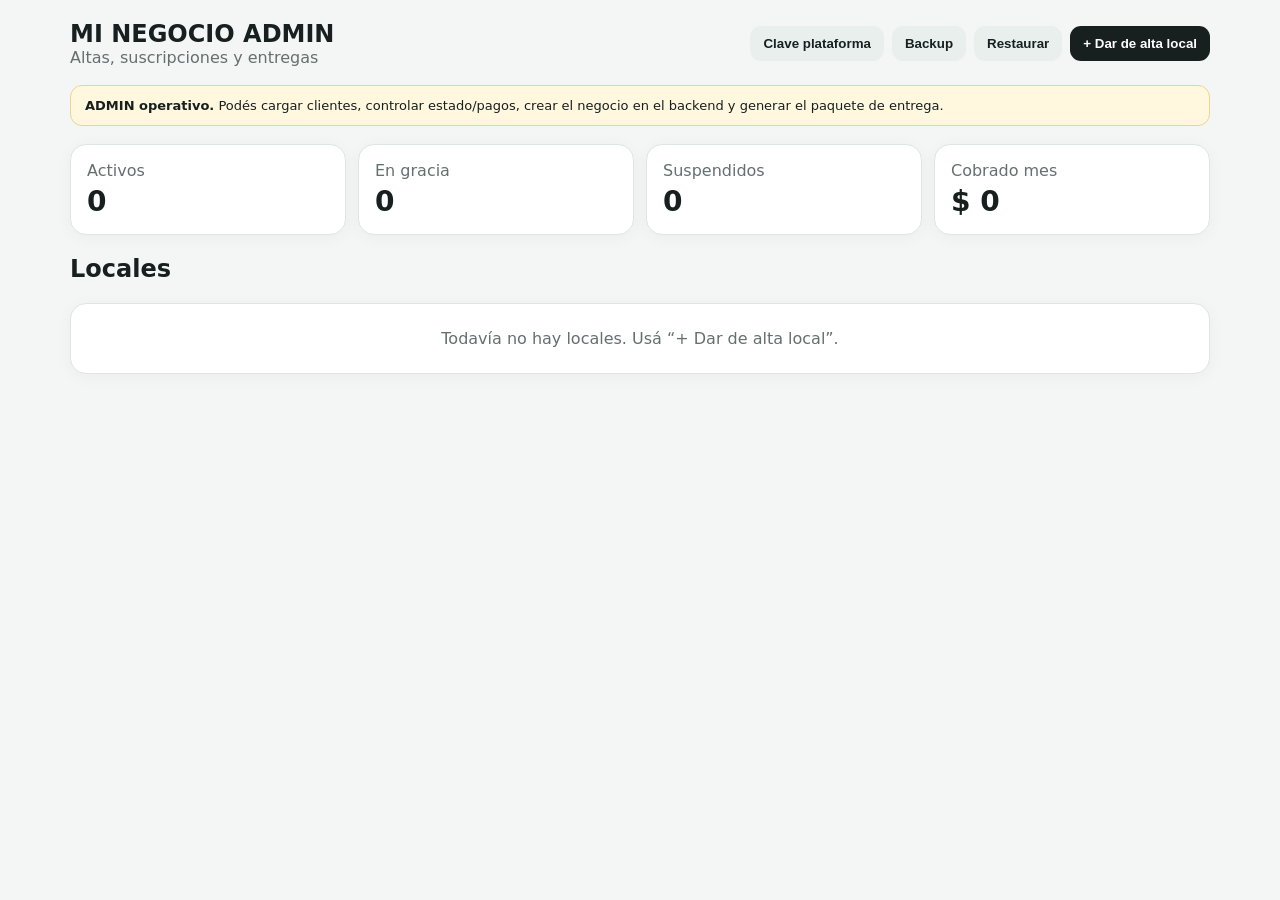
<file: admin/index.html>
<!doctype html>
<html lang="es">
<head>
<meta charset="utf-8"><meta name="viewport" content="width=device-width,initial-scale=1">
<title>MI NEGOCIO ADMIN</title>
<style>
:root{font-family:Inter,system-ui,sans-serif;color:#17201f;background:#f4f6f5}*{box-sizing:border-box}body{margin:0}
.shell{max-width:1180px;margin:auto;padding:20px}header{display:flex;gap:12px;justify-content:space-between;align-items:center;flex-wrap:wrap}
h1{margin:0;font-size:24px}.muted{color:#65706e}.grid{display:grid;grid-template-columns:repeat(4,1fr);gap:12px;margin:18px 0}
.card{background:#fff;border:1px solid #dfe5e3;border-radius:16px;padding:16px;box-shadow:0 3px 18px #0000000a}.value{font-size:28px;font-weight:850;margin-top:5px}
.btn{border:0;border-radius:11px;padding:10px 13px;font-weight:750;cursor:pointer}.dark{background:#17201f;color:#fff}.soft{background:#e9efed;color:#17201f}.danger{background:#fee8e8;color:#8a1c1c}
table{width:100%;border-collapse:collapse;background:#fff;border-radius:14px;overflow:hidden}th,td{text-align:left;padding:11px;border-bottom:1px solid #edf0ef;font-size:13px}th{font-size:11px;color:#65706e;text-transform:uppercase}
.pill{display:inline-block;padding:5px 9px;border-radius:999px;background:#e9efed;font-size:12px;font-weight:750}.ACTIVE{background:#dcf7e8;color:#16623a}.GRACE{background:#fff2cb;color:#795900}.SUSPENDED{background:#ffe1e1;color:#8b1f1f}.CANCELLED{background:#ececec;color:#555}
.toolbar{display:flex;gap:8px;flex-wrap:wrap}.section{margin-top:18px}.empty{padding:25px;text-align:center;color:#65706e}
dialog{border:0;border-radius:18px;max-width:650px;width:calc(100% - 28px);padding:0;box-shadow:0 20px 80px #0004}dialog::backdrop{background:#0007}.modal{padding:20px}.row{display:grid;grid-template-columns:1fr 1fr;gap:10px}
label{display:block;font-size:12px;font-weight:700;margin-top:10px}input,select,textarea{width:100%;margin-top:5px;padding:10px;border:1px solid #ccd6d3;border-radius:10px;font:inherit}textarea{min-height:72px}.actions{display:flex;justify-content:flex-end;gap:8px;margin-top:18px}
.note{padding:12px 14px;background:#fff8df;border:1px solid #ead58e;border-radius:12px;font-size:13px}.links{word-break:break-all;font-size:13px}
@media(max-width:800px){.grid{grid-template-columns:1fr 1fr}.row{grid-template-columns:1fr}.shell{padding:14px}table{display:block;overflow:auto}}
</style>
</head>
<body>
<div class="shell">
<header>
<div><h1>MI NEGOCIO ADMIN</h1><div class="muted">Altas, suscripciones y entregas</div></div>
<div class="toolbar"><button class="btn soft" id="platformKeyBtn">Clave plataforma</button><button class="btn soft" id="exportBtn">Backup</button><button class="btn soft" id="importBtn">Restaurar</button><button class="btn dark" id="newBtn">+ Dar de alta local</button></div>
</header>
<div class="note section"><b>ADMIN operativo.</b> Podés cargar clientes, controlar estado/pagos, crear el negocio en el backend y generar el paquete de entrega.</div>
<section class="grid">
<div class="card"><div class="muted">Activos</div><div class="value" id="kActive">0</div></div>
<div class="card"><div class="muted">En gracia</div><div class="value" id="kGrace">0</div></div>
<div class="card"><div class="muted">Suspendidos</div><div class="value" id="kSusp">0</div></div>
<div class="card"><div class="muted">Cobrado mes</div><div class="value" id="kRevenue">$0</div></div>
</section>
<section class="section">
<h2>Locales</h2>
<div id="tableWrap"></div>
</section>
</div>

<dialog id="dlg"><div class="modal">
<h2 id="dlgTitle">Dar de alta local</h2>
<div class="row">
<label>Nombre del local<input id="fName"></label>
<label>Titular<input id="fOwner"></label>
<label>WhatsApp<input id="fPhone"></label>
<label>Slug<input id="fSlug" placeholder="barberia-ejemplo"></label>
<label>Plan<select id="fPlan"><option value="barberia">Barbería</option></select></label>
<label>Precio mensual<input id="fPrice" type="number" value="19900"></label>
<label>Fecha de alta<input id="fStart" type="date"></label>
<label>Próxima renovación<input id="fRenew" type="date"></label><label>Abre<input id="fOpen" type="time" value="09:00"></label><label>Cierra<input id="fClose" type="time" value="19:00"></label>
</div>
<label>Servicios iniciales <span class="muted">(uno por línea: Nombre | Precio | Minutos)</span><textarea id="fServices" placeholder="Corte | 9000 | 30\nBarba | 6000 | 20"></textarea></label><label>Notas<textarea id="fNotes"></textarea></label>
<div class="actions"><button class="btn soft" id="cancelDlg">Cancelar</button><button class="btn dark" id="saveDlg">Guardar alta</button></div>
</div></dialog>

<dialog id="detailDlg"><div class="modal"><div id="detailBody"></div><div class="actions"><button class="btn soft" id="closeDetail">Cerrar</button></div></div></dialog>
<input type="file" id="importFile" accept="application/json" hidden>

<script>
(function(){
'use strict';
var KEY='mi-negocio-admin-v2';var PLATFORM_KEY_KEY='mi-negocio-platform-key';var BACKEND='https://mi-negocio-reservas.corbalanstefanis.workers.dev';
var db=load();
async function syncFromServer(){
 var key=platformKey();
 if(!key){render();return}
 try{
   var r=await fetch(BACKEND+'/api/platform/businesses',{headers:{'x-platform-key':key}});
   if(!r.ok)throw new Error(await r.text());
   var data=await r.json();
   var pending=(db.businesses||[]).filter(function(x){return !x.provisionedAt});
   var server=(data.businesses||[]).filter(function(s){return s.slug!=='brian-barber'}).map(function(s){
     return{
       id:'srv-'+s.slug,
       name:s.name||s.slug,
       owner:s.owner||'',
       phone:s.phone||'',
       slug:s.slug,
       plan:s.plan||'barberia',
       price:Number(s.priceCents||0)/100,
       start:s.start||'',
       renewal:s.renewal||'',
       openTime:(s.bookingSettings&&s.bookingSettings.openTime)||'09:00',
       closeTime:(s.bookingSettings&&s.bookingSettings.closeTime)||'19:00',
       services:s.services||[],
       status:s.status||'ACTIVE',
       notes:s.notes||'',
       createdAt:s.createdAt||'',
       ownerSecret:s.ownerSecret||'',
       provisionedAt:s.createdAt||new Date().toISOString(),
       licenseSyncedAt:new Date().toISOString()
     }
   });
   var seen=new Set(server.map(function(x){return x.slug}));
   pending=pending.filter(function(x){return !seen.has(x.slug)});
   var businesses=server.concat(pending);
   var bySlug={};businesses.forEach(function(x){bySlug[x.slug]=x});
   var payments=(data.payments||[]).map(function(p){
     return{
       id:p.id,
       businessId:bySlug[p.slug]?bySlug[p.slug].id:'',
       slug:p.slug,
       amount:Number(p.amountCents||0)/100,
       status:'PAID',
       paidAt:p.paidAt
     }
   });
   db={businesses:businesses,payments:payments};
   localStorage.setItem(KEY,JSON.stringify(db));
   render();
 }catch(e){
   render();
   alert('No pude sincronizar el ADMIN con el servidor: '+String(e.message||e));
 }
}
function load(){try{return JSON.parse(localStorage.getItem(KEY))||{businesses:[],payments:[]}}catch(e){return{businesses:[],payments:[]}}}
function save(){localStorage.setItem(KEY,JSON.stringify(db));render()}function platformKey(){return String(localStorage.getItem(PLATFORM_KEY_KEY)||'').trim()}function requirePlatformKey(){var k=platformKey();if(k)return k;k=String(prompt('Pegá la clave privada de plataforma. Se guarda solo en este navegador.')||'').trim();if(k)localStorage.setItem(PLATFORM_KEY_KEY,k);return k}
function id(){return (crypto.randomUUID?crypto.randomUUID():'id-'+Date.now()+'-'+Math.random().toString(16).slice(2))}
function esc(s){return String(s==null?'':s).replace(/[&<>'"]/g,function(c){return{'&':'&amp;','<':'&lt;','>':'&gt;',"'":'&#39;','"':'&quot;'}[c]})}
function slugify(s){return String(s||'').toLowerCase().normalize('NFD').replace(/[\u0300-\u036f]/g,'').replace(/[^a-z0-9]+/g,'-').replace(/^-+|-+$/g,'').slice(0,60)}
function money(n){return new Intl.NumberFormat('es-AR',{style:'currency',currency:'ARS',maximumFractionDigits:0}).format(Number(n||0))}
function today(){return new Date().toISOString().slice(0,10)}
function addMonth(d){var x=new Date((d||today())+'T12:00:00');x.setMonth(x.getMonth()+1);return x.toISOString().slice(0,10)}
function getBiz(bid){return db.businesses.find(function(x){return x.id===bid})}
function render(){
 var counts={ACTIVE:0,GRACE:0,SUSPENDED:0};db.businesses.forEach(function(b){if(counts[b.status]!=null)counts[b.status]++});
 document.getElementById('kActive').textContent=counts.ACTIVE;document.getElementById('kGrace').textContent=counts.GRACE;document.getElementById('kSusp').textContent=counts.SUSPENDED;
 var ym=today().slice(0,7),rev=db.payments.filter(function(p){return p.status==='PAID'&&String(p.paidAt||'').slice(0,7)===ym}).reduce(function(a,p){return a+Number(p.amount||0)},0);
 document.getElementById('kRevenue').textContent=money(rev);
 var wrap=document.getElementById('tableWrap');
 if(!db.businesses.length){wrap.innerHTML='<div class="card empty">Todavía no hay locales. Usá “+ Dar de alta local”.</div>';return}
 var rows=db.businesses.slice().sort(function(a,b){return String(b.createdAt).localeCompare(String(a.createdAt))}).map(function(b){
  return '<tr><td><b>'+esc(b.name)+'</b><br><span class="muted">'+esc(b.owner||'')+'</span></td><td>'+esc(b.phone||'')+'</td><td>'+money(b.price)+'</td><td>'+esc(b.renewal||'')+'</td><td><span class="pill '+esc(b.status)+'">'+esc(b.status)+'</span></td><td><button class="btn soft" data-open="'+b.id+'">Abrir</button></td></tr>'
 }).join('');
 wrap.innerHTML='<table><thead><tr><th>Local</th><th>WhatsApp</th><th>Mensual</th><th>Renovación</th><th>Estado</th><th></th></tr></thead><tbody>'+rows+'</tbody></table>';
 Array.prototype.forEach.call(document.querySelectorAll('[data-open]'),function(btn){btn.onclick=function(){openDetail(btn.getAttribute('data-open'))}});
}
function openNew(){
 document.getElementById('dlgTitle').textContent='Dar de alta local';['fName','fOwner','fPhone','fSlug','fNotes','fServices'].forEach(function(x){document.getElementById(x).value=''});
 document.getElementById('fPrice').value='19900';document.getElementById('fStart').value=today();document.getElementById('fRenew').value=addMonth(today());
 document.getElementById('dlg').showModal();
}
document.getElementById('fName').addEventListener('input',function(){var s=document.getElementById('fSlug');if(!s.dataset.touched)s.value=slugify(this.value)});
document.getElementById('fSlug').addEventListener('input',function(){this.dataset.touched='1'});
document.getElementById('saveDlg').onclick=async function(){
 var btn=this;
 var name=document.getElementById('fName').value.trim(),owner=document.getElementById('fOwner').value.trim(),phone=document.getElementById('fPhone').value.trim(),slug=slugify(document.getElementById('fSlug').value||name);
 if(!name||!owner||!slug){alert('Completá nombre del local, titular y slug.');return}
 if(db.businesses.some(function(b){return b.slug===slug&&b.provisionedAt})){alert('Ese slug ya existe en el servidor.');return}
 var key=requirePlatformKey();if(!key)return;
 var services=document.getElementById('fServices').value.split(/\n+/).map(function(line,i){var p=line.split('|').map(function(x){return x.trim()});if(!p[0])return null;return{id:'s'+(i+1),name:p[0],price:Number(p[1]||0),duration:Number(p[2]||30),onlineEnabled:true,allowOverbook:false,maxConcurrent:1,recipe:[]}}).filter(Boolean);
 var payload={name:name,owner:owner,phone:phone,slug:slug,plan:'barberia',priceCents:Math.round(Number(document.getElementById('fPrice').value||19900)*100),start:document.getElementById('fStart').value||today(),renewal:document.getElementById('fRenew').value||addMonth(today()),openTime:document.getElementById('fOpen').value||'09:00',closeTime:document.getElementById('fClose').value||'19:00',services:services,notes:document.getElementById('fNotes').value.trim()};
 var old=btn.textContent;btn.disabled=true;btn.textContent='Creando…';
 try{
   var r=await fetch(BACKEND+'/api/platform/business-create',{method:'POST',headers:{'Content-Type':'application/json','x-platform-key':key},body:JSON.stringify(payload)});
   if(!r.ok)throw new Error(await r.text());
   document.getElementById('dlg').close();
   await syncFromServer();
   alert('Local creado y guardado en el servidor. Ya se ve desde cualquier dispositivo.');
 }catch(e){
   alert('No pude completar el alta: '+String(e.message||e));
 }finally{
   btn.disabled=false;btn.textContent=old;
 }
}
function openDetail(bid){
 var b=getBiz(bid);if(!b)return;
 var booking='https://corbalanstefanis-blip.github.io/mi-negocio-barberia/reservas.html?b='+encodeURIComponent(b.slug);
 var app='https://corbalanstefanis-blip.github.io/mi-negocio-barberia/';
 var payTotal=db.payments.filter(function(p){return p.businessId===b.id&&p.status==='PAID'}).reduce(function(a,p){return a+Number(p.amount||0)},0);
 document.getElementById('detailBody').innerHTML=
 '<h2>'+esc(b.name)+'</h2><div class="muted">'+esc(b.owner)+' · '+esc(b.phone||'Sin teléfono')+'</div>'+
 '<p><span class="pill '+esc(b.status)+'">'+esc(b.status)+'</span> · '+money(b.price)+'/mes · renueva '+esc(b.renewal)+'</p>'+
 '<div class="card"><b>Entrega</b><p class="links"><b>App:</b> '+esc(app)+'<br><b>Reservas:</b> '+esc(booking)+'<br><b>Slug:</b> '+esc(b.slug)+'<br><b>Servidor:</b> '+(b.provisionedAt?'Creado / sincronizado':'Pendiente')+'</p>'+
 '<div class="toolbar">'+(b.provisionedAt?'<button class="btn soft" disabled>Servidor sincronizado</button>':'<button class="btn dark" id="provisionBtn">Crear en servidor</button>')+'<button class="btn soft" id="copyDelivery">Copiar datos de entrega</button><button class="btn soft" id="downloadPack">Descargar alta</button></div><div class="muted" style="margin-top:9px">El archivo de alta contiene la clave administradora. Enviarlo solo al titular del negocio.</div></div>'+
 '<div class="card section"><b>Suscripción</b><p>Cobrado histórico: '+money(payTotal)+'</p><div class="toolbar">'+
 '<button class="btn soft" data-state="ACTIVE">Activar</button><button class="btn soft" data-state="GRACE">Gracia</button><button class="btn danger" data-state="SUSPENDED">Suspender</button><button class="btn soft" id="paymentBtn">Registrar pago</button></div><div class="muted" style="margin-top:8px">Con Worker v23 publicado, estos estados también se aplican en el servidor.</div></div>'+
 '<div class="card section"><b>Notas</b><p>'+esc(b.notes||'—')+'</p></div>';
 var provisionBtn=document.getElementById('provisionBtn');
 if(provisionBtn)provisionBtn.onclick=async function(){
   var btn=this,key=requirePlatformKey();if(!key)return;
   btn.disabled=true;var old=btn.textContent;btn.textContent='Creando…';
   try{
     var payload={name:b.name,owner:b.owner,phone:b.phone,slug:b.slug,plan:b.plan||'barberia',priceCents:Math.round(Number(b.price||0)*100),start:b.start||'',renewal:b.renewal||'',openTime:b.openTime||'09:00',closeTime:b.closeTime||'19:00',services:b.services||[],notes:b.notes||''};
     var r=await fetch(BACKEND+'/api/platform/business-create',{method:'POST',headers:{'Content-Type':'application/json','x-platform-key':key},body:JSON.stringify(payload)});
     if(!r.ok)throw new Error(await r.text());
     document.getElementById('detailDlg').close();
     await syncFromServer();
     alert('Local creado y sincronizado en el servidor.');
   }catch(e){
     alert('No pude crear el local en el servidor: '+String(e.message||e));
     btn.disabled=false;btn.textContent=old;
   }
 };
document.getElementById('copyDelivery').onclick=function(){
  var txt='MI NEGOCIO - '+b.name+'\nApp: '+app+'\nReservas: '+booking+'\nSlug: '+b.slug+'\nAlta del dispositivo: usar el archivo alta-'+b.slug+'.json en la pantalla Activar MI NEGOCIO.';
  if(navigator.clipboard)navigator.clipboard.writeText(txt).then(function(){alert('Datos copiados.')});else prompt('Copiá:',txt)
 };
 document.getElementById('downloadPack').onclick=function(){download(JSON.stringify({version:1,business:{name:b.name,owner:b.owner,phone:b.phone,slug:b.slug,plan:b.plan,price:b.price,start:b.start,renewal:b.renewal,openTime:b.openTime||'09:00',closeTime:b.closeTime||'19:00',services:b.services||[]},appUrl:app,bookingUrl:booking,ownerSecret:b.ownerSecret},null,2),'alta-'+b.slug+'.json')};
 Array.prototype.forEach.call(document.querySelectorAll('[data-state]'),function(x){x.onclick=async function(){var state=x.getAttribute('data-state'),key=requirePlatformKey();if(!key)return;var prev=b.status;b.status=state;save();try{var resp=await fetch(BACKEND+'/api/platform/subscription-upsert',{method:'POST',headers:{'Content-Type':'application/json','x-platform-key':key},body:JSON.stringify({slug:b.slug,status:state,effectivePriceCents:Math.round(Number(b.price||0)*100),currentPeriodStart:b.start||'',currentPeriodEnd:b.renewal||'',planCode:b.plan||'barberia'})});if(!resp.ok)throw new Error(await resp.text());b.licenseSyncedAt=new Date().toISOString();document.getElementById('detailDlg').close();await syncFromServer()}catch(e){b.status=prev;save();alert('No pude aplicar el estado en el servidor: '+String(e.message||e));openDetail(b.id)}}});
 document.getElementById('paymentBtn').onclick=async function(){var amount=prompt('Importe cobrado',String(b.price));if(amount===null)return;var n=Number(String(amount).replace(/[^0-9.,]/g,'').replace(',','.'));if(!n)return alert('Importe inválido');var key=requirePlatformKey();if(!key)return;var renewal=addMonth(b.renewal||today());try{var r=await fetch(BACKEND+'/api/platform/payment-record',{method:'POST',headers:{'Content-Type':'application/json','x-platform-key':key},body:JSON.stringify({slug:b.slug,amountCents:Math.round(n*100),paidAt:new Date().toISOString(),renewal:renewal})});if(!r.ok)throw new Error(await r.text());document.getElementById('detailDlg').close();await syncFromServer();alert('Pago registrado en el servidor.')}catch(e){alert('No pude registrar el pago: '+String(e.message||e))}};
 document.getElementById('detailDlg').showModal();
}
function download(txt,name){var a=document.createElement('a');a.href=URL.createObjectURL(new Blob([txt],{type:'application/json'}));a.download=name;a.click();setTimeout(function(){URL.revokeObjectURL(a.href)},500)}
document.getElementById('platformKeyBtn').onclick=async function(){var current=platformKey();var k=prompt('Clave privada de plataforma',current);if(k===null)return;k=String(k).trim();if(k)localStorage.setItem(PLATFORM_KEY_KEY,k);else localStorage.removeItem(PLATFORM_KEY_KEY);if(k){await syncFromServer();alert('Clave guardada. ADMIN sincronizado con el servidor.')}else{render();alert('Clave eliminada de este navegador.')}};document.getElementById('newBtn').onclick=openNew;document.getElementById('cancelDlg').onclick=function(){document.getElementById('dlg').close()};document.getElementById('closeDetail').onclick=function(){document.getElementById('detailDlg').close()};
document.getElementById('exportBtn').onclick=function(){download(JSON.stringify(db,null,2),'mi-negocio-admin-backup-'+today()+'.json')};
document.getElementById('importBtn').onclick=function(){document.getElementById('importFile').click()};
document.getElementById('importFile').onchange=function(){var f=this.files&&this.files[0];if(!f)return;var r=new FileReader();r.onload=function(){try{var x=JSON.parse(r.result);if(!Array.isArray(x.businesses)||!Array.isArray(x.payments))throw 0;db=x;save();alert('Backup restaurado.')}catch(e){alert('Ese archivo no es un backup válido de MI NEGOCIO ADMIN.')}};r.readAsText(f)};
syncFromServer();
})();
</script>
</body></html>
</file>
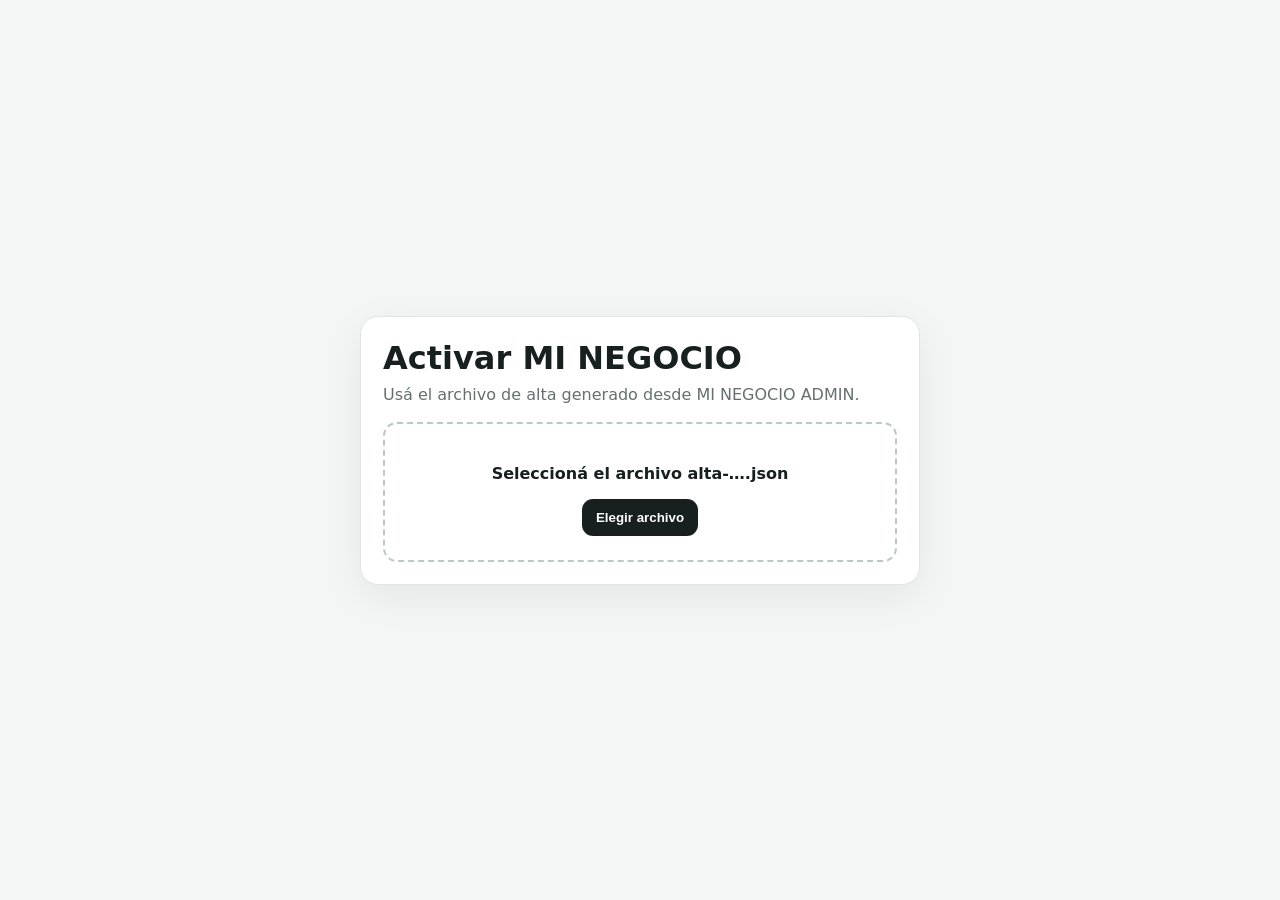
<file: activar.html>
<!doctype html><html lang="es"><head><meta charset="utf-8"><meta name="viewport" content="width=device-width,initial-scale=1"><title>Activar MI NEGOCIO</title><style>
:root{font-family:Inter,system-ui,sans-serif;color:#17201f;background:#f4f6f5}*{box-sizing:border-box}body{margin:0;min-height:100vh;display:grid;place-items:center;padding:20px}.card{width:min(560px,100%);background:#fff;border:1px solid #dfe5e3;border-radius:18px;padding:22px;box-shadow:0 12px 40px #0001}h1{margin:0 0 8px}.muted{color:#65706e}.drop{margin-top:18px;border:2px dashed #bcc8c4;border-radius:14px;padding:24px;text-align:center}.btn{border:0;border-radius:11px;padding:11px 14px;font-weight:750;cursor:pointer;background:#17201f;color:#fff}input{display:none}.ok{padding:12px;background:#e5f7ec;border-radius:11px;margin-top:15px}.err{padding:12px;background:#ffe9e9;border-radius:11px;margin-top:15px}</style></head>
<body><div class="card"><h1>Activar MI NEGOCIO</h1><div class="muted">Usá el archivo de alta generado desde MI NEGOCIO ADMIN.</div><div class="drop"><p><b>Seleccioná el archivo alta-….json</b></p><button class="btn" id="pick">Elegir archivo</button><input type="file" id="file" accept="application/json"></div><div id="msg"></div></div>
<script>(function(){'use strict';var KEY='mi-negocio-barberia-v4';var BACKEND='https://mi-negocio-reservas.corbalanstefanis.workers.dev';var file=document.getElementById('file'),msg=document.getElementById('msg');document.getElementById('pick').onclick=function(){file.click()};file.onchange=function(){var f=file.files&&file.files[0];if(!f)return;var r=new FileReader();r.onload=function(){try{var p=JSON.parse(r.result);if(!p||!p.business||!p.business.name||!p.business.slug||!p.ownerSecret)throw new Error('Archivo de alta incompleto.');var b=p.business;var services=Array.isArray(b.services)?b.services:[];msg.className='ok';msg.textContent='Conectando '+b.name+' al servidor…';var payload={slug:b.slug,businessName:b.name,services:services.map(function(x){return{id:x.id,name:x.name,duration:Number(x.duration||30),price:Number(x.price||0),onlineEnabled:x.onlineEnabled!==false,allowOverbook:Boolean(x.allowOverbook),maxConcurrent:Math.max(1,Number(x.maxConcurrent||1))}}),bookingSettings:{enabled:true,openTime:b.openTime||'09:00',closeTime:b.closeTime||'19:00',slotStep:15,minAdvanceHours:2,maxAdvanceDays:30,approvalMode:'auto',workingDays:[1,2,3,4,5,6],telegramEnabled:false},telegramChatId:'',localBlocks:[]};fetch(BACKEND+'/api/business/sync',{method:'POST',headers:{'Content-Type':'application/json','x-owner-secret':p.ownerSecret},body:JSON.stringify(payload)}).then(async function(resp){if(!resp.ok)throw new Error(await resp.text());var data={settings:{businessName:b.name,ownerName:b.owner||'Administrador',businessType:'Barbería',profile:'barber',theme:'classic',onlineBookings:{enabled:true,slug:b.slug,publicBaseUrl:'',backendUrl:BACKEND,ownerSecret:p.ownerSecret,deviceToken:'',deviceLabel:'Dispositivo principal',telegramEnabled:false,telegramChatId:'',telegramPairCode:'',openTime:b.openTime||'09:00',closeTime:b.closeTime||'19:00',slotStep:15,minAdvanceHours:2,maxAdvanceDays:30,approvalMode:'auto',workingDays:[1,2,3,4,5,6],lastSyncAt:''}},clients:[],services:services,inventory:[],appointments:[],txns:[],wait:[],queue:[],logs:[]};localStorage.setItem(KEY,JSON.stringify(data));msg.className='ok';msg.textContent='Alta verificada. Abriendo el sistema limpio de '+b.name+'…';setTimeout(function(){location.href='./'},800)}).catch(function(e){msg.className='err';msg.textContent='No se activó nada. Error del servidor: '+String(e.message||e)})}catch(e){msg.className='err';msg.textContent=e.message||'No pude leer el archivo.'}};r.readAsText(f)}})();</script></body></html>
</file>
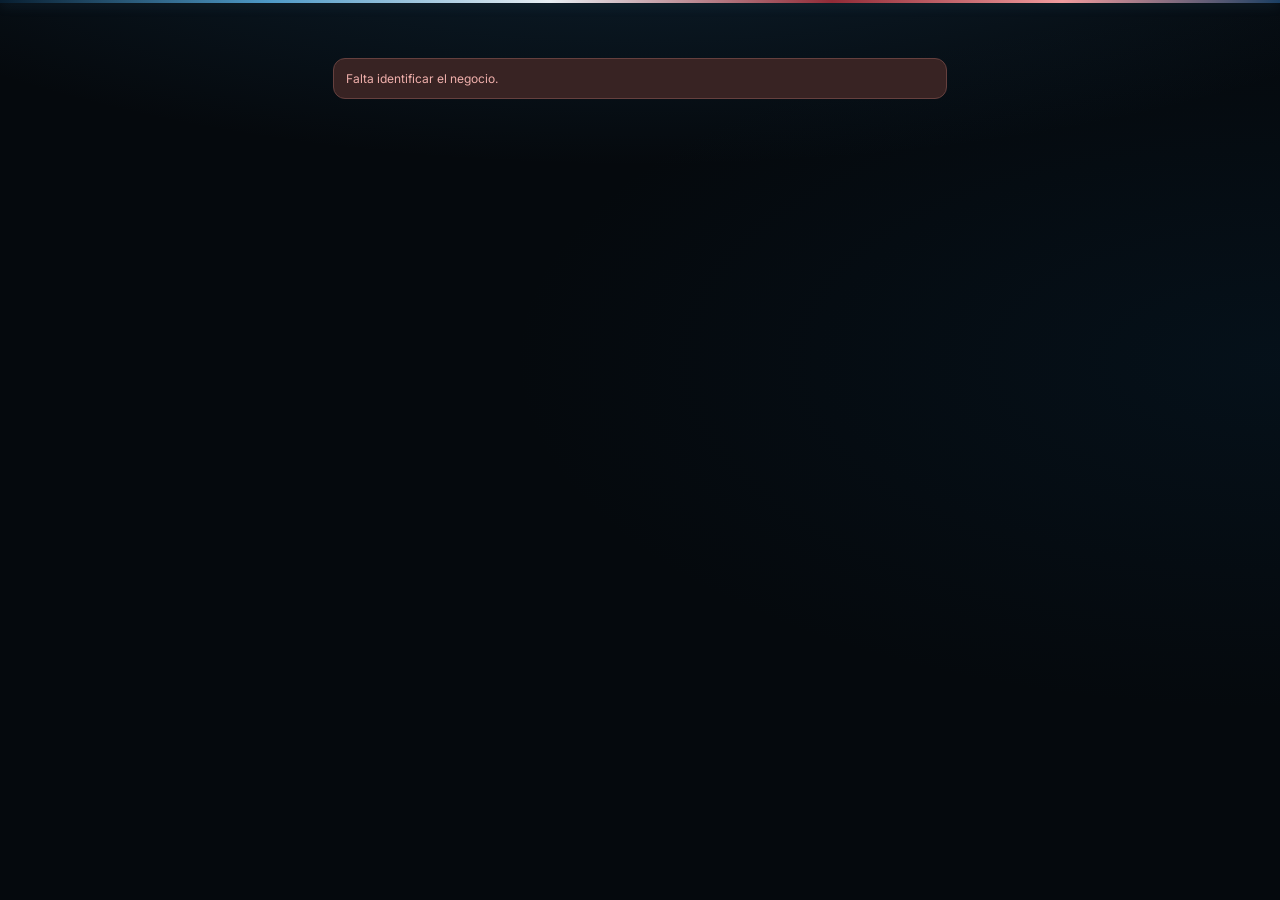
<file: llegada.html>
<!doctype html>
<html lang="es">
<head>
<meta charset="utf-8">
<meta name="viewport" content="width=device-width,initial-scale=1,viewport-fit=cover">
<title>Anunciar llegada</title>
<meta name="theme-color" content="#203F68">
<style>
@import url('https://fonts.googleapis.com/css2?family=Fraunces:opsz,wght@9..144,500;9..144,600;9..144,700&family=Inter:wght@400;500;600;700;800&display=swap');
:root{--pearl:#ECEAE5;--red:#BE3C33;--navy:#203F68;--bg:#090A0A;--card:#191C1D;--ink:#F7F7F4;--soft:#B5BAC0;--line:#454B50;--ok:#1E3029;--okText:#BFE5CF;--amber:#2B2A25;--amberText:#F1E7C8}
*{box-sizing:border-box}body{margin:0;background:var(--bg);color:var(--ink);font-family:"Inter",system-ui,-apple-system,"Segoe UI",sans-serif}.top{height:5px;background:repeating-linear-gradient(90deg,var(--red) 0 24px,#fff 24px 36px,var(--navy) 36px 60px,#fff 60px 72px)}.wrap{max-width:560px;margin:0 auto;padding:24px 18px 46px}.brand{font-size:12px;color:var(--soft);font-weight:800;text-transform:uppercase;letter-spacing:.06em}h1{font-family:"Fraunces",Georgia,serif;font-size:38px;font-weight:600;line-height:.98;margin:7px 0 8px}h2{font-family:"Fraunces",Georgia,serif;font-size:20px;font-weight:600;margin:0 0 10px}.lead{color:var(--soft);font-size:13px;line-height:1.5;margin-bottom:20px}.card{background:var(--card);border:1px solid var(--line);border-radius:20px;padding:16px;margin:12px 0}.choice{width:100%;border:1px solid var(--line);background:#141617;color:var(--ink);border-radius:18px;padding:17px;text-align:left;margin:10px 0;display:flex;align-items:center;gap:12px}.choice strong{display:block;font-family:"Fraunces",Georgia,serif;font-size:20px;font-weight:600}.choice small{display:block;color:var(--soft);font-size:12px;margin-top:3px;line-height:1.35}.ic{width:42px;height:42px;border-radius:50%;display:grid;place-items:center;background:#2A2D2F;color:#fff;font-weight:900;flex:none}#hasTurn{background:var(--pearl);color:#101214;border-color:var(--pearl);box-shadow:0 10px 26px rgba(236,234,229,.14)}#hasTurn small{color:#4B4F52}#hasTurn .ic{background:#101214;color:#fff}.field{display:block;margin:12px 0}.field span{display:block;font-size:11px;color:var(--soft);font-weight:800;margin-bottom:6px}.field input,.field select{width:100%;border:1px solid var(--line);border-radius:13px;padding:12px;background:#111314;color:var(--ink);font-size:16px}.btn{width:100%;border:0;border-radius:999px;padding:14px;background:var(--pearl);color:#101214;font-size:14px;font-weight:800;margin-top:7px}.btn.gray{background:#25292B;color:var(--ink)}.info{background:#222A31;border:1px solid #3B4854;color:#D7E0E8;border-radius:14px;padding:12px;font-size:12px;line-height:1.45}.success{background:var(--ok);color:var(--okText);border:1px solid #315244;border-radius:18px;padding:18px;line-height:1.5}.waiting{background:var(--amber);color:var(--amberText);border:1px solid #4C493D;border-radius:14px;padding:12px;font-size:12px;line-height:1.45}.error{background:#382323;color:#F0B0AC;border:1px solid #65403E;border-radius:14px;padding:12px;font-size:12px}.serviceGrid{display:grid;gap:8px}.service{border:1px solid var(--line);background:#141617;color:var(--ink);border-radius:14px;padding:12px;text-align:left}.service.active{border-color:var(--pearl);box-shadow:0 0 0 1px var(--pearl)}.service b{display:block}.service small{display:block;color:var(--soft);margin-top:3px}.back{border:0;background:transparent;color:var(--pearl);font-weight:800;padding:4px 0 10px}.loading{padding:18px;text-align:center;color:var(--soft)}
/* PORTAL PREMIUM BARBERÍA CENTRAL — capa exclusivamente visual */
:root{--pearl:#e9edf1;--red:#b53640;--navy:#1e639e;--bg:#05090d;--card:#0e1922;--ink:#f2f5f8;--soft:#aabac7;--line:#314350;--ok:#12362f;--okText:#b2f0d7;--metal-blue:linear-gradient(145deg,#b8e9ff 0%,#3d9cdd 18%,#07528d 47%,#082f57 73%,#73c6f4 100%);--metal-silver:linear-gradient(140deg,#fafafa 0%,#b8c0c9 19%,#677684 49%,#e4e9ee 75%,#83919e 100%);--metal-red:linear-gradient(145deg,#ffb2b0 0%,#d64b50 20%,#7c1d2d 53%,#bc3947 77%,#ff9da1 100%)}
html{background:var(--bg)}
body{min-height:100vh;background:radial-gradient(ellipse 95% 430px at 50% -170px,rgba(38,104,151,.31),transparent 78%),radial-gradient(ellipse 60% 350px at 100% 40%,rgba(6,51,83,.18),transparent),var(--bg)}
.top{height:3px;background:linear-gradient(90deg,#081e30,#4e9ac8 21%,#e8eef3 43%,#912b37 65%,#f19c9e 83%,#1b3f63);box-shadow:0 2px 12px rgba(89,155,205,.23)}
.wrap{max-width:520px;padding:32px 18px 62px}
.brand{display:inline-flex;align-items:center;gap:8px;font-size:10px;letter-spacing:.19em;color:#b9cbd7;margin:0 0 12px}
.brand:before{content:"";width:23px;height:23px;display:inline-block;border-radius:8px;background:var(--metal-silver);box-shadow:inset 0 1px 0 #fff,0 3px 12px rgba(166,202,230,.15)}
h1{font-family:"Fraunces",Georgia,serif;font-size:clamp(31px,7vw,42px);font-weight:600;line-height:1.09;letter-spacing:-.7px;margin:0 0 10px;text-shadow:0 3px 24px rgba(0,0,0,.4)}
h2{font-family:"Inter",system-ui,sans-serif;font-size:15px;font-weight:800;letter-spacing:-.2px;margin-bottom:16px}
.lead{font-size:13px;line-height:1.65;max-width:390px;margin-bottom:27px;color:#b8c5d0}
.card{position:relative;background:linear-gradient(150deg,rgba(75,109,134,.17),transparent 38%),linear-gradient(165deg,#17242e,#0c151c 70%);border:1px solid #344856;border-radius:20px;padding:20px;margin:15px 0;box-shadow:inset 0 1px 0 rgba(255,255,255,.11),0 12px 35px rgba(0,0,0,.27)}
.card h2{display:flex;align-items:center;gap:10px}
.card h2:first-letter{color:#92d3f8}
.serviceGrid{gap:10px}
.service{position:relative;overflow:hidden;background:linear-gradient(155deg,#202f3a,#111b23 65%,#0e151b);border:1px solid #3c5260;border-radius:14px;padding:17px 16px;min-height:72px;box-shadow:inset 0 1px 0 rgba(255,255,255,.11),0 5px 12px rgba(0,0,0,.15);transition:border-color .15s,transform .15s,box-shadow .15s}
.service:after{content:"›";position:absolute;right:15px;top:50%;transform:translateY(-50%);font-size:26px;font-weight:400;color:#7c9cb2}
.service b{font-size:14px;max-width:85%;line-height:1.4}
.service small{font-size:11px;margin-top:7px;color:#aebfcc;line-height:1.4}
.service.active{border-color:#78c8fa;background:linear-gradient(145deg,#23455f,#11263a 70%,#0e1926);box-shadow:inset 0 1px rgba(255,255,255,.22),0 0 0 1px rgba(76,160,221,.38),0 8px 22px rgba(8,70,119,.19)}
.service.active:after{color:#b3e6ff}
.field{margin:13px 0}.field span{font-size:11px;letter-spacing:.025em;margin-bottom:8px;color:#c3ced8}
.field input,.field select,.field textarea{background:linear-gradient(160deg,#17242e,#0d161d);border:1px solid #3b4f5e;border-radius:12px;color:#f4f6f8;padding:13px;box-shadow:inset 0 1px 3px rgba(0,0,0,.22);outline-offset:2px}
.field input:focus,.field select:focus,.field textarea:focus{border-color:#70c1f0;outline:2px solid rgba(65,150,207,.25)}
.field input[type="date"]{color-scheme:dark}
.slots{grid-template-columns:repeat(3,minmax(0,1fr));gap:9px}
.slot{border-radius:11px;padding:13px 4px;background:linear-gradient(150deg,#1c2a35,#0d1720);border-color:#415462;font-size:13px;box-shadow:inset 0 1px rgba(255,255,255,.08)}
.slot.active{background:var(--metal-blue);border-color:#8dd7ff;color:#fff;text-shadow:0 1px 2px rgba(0,0,0,.5);box-shadow:inset 0 1px rgba(255,255,255,.5),0 7px 18px rgba(12,88,145,.28)}
.slot small{font-size:9px;line-height:1.4}
.btn{border-radius:12px;background:var(--metal-blue);color:#fff;text-shadow:0 1px 2px rgba(0,0,0,.45);border:1px solid #66b9e8;box-shadow:inset 0 1px 0 rgba(255,255,255,.5),0 8px 20px rgba(10,68,109,.27);min-height:48px}
.btn:disabled{opacity:.4;box-shadow:none}
.info{background:#142635;border:1px solid #365368;color:#c4d9e8;border-radius:12px;line-height:1.6}
.success{background:linear-gradient(145deg,#16483b,#0b201d);border-color:#4a9b7f;box-shadow:0 12px 35px rgba(0,0,0,.3);color:#d1ffe9;padding:24px}
.error{border-radius:12px}
.summary{padding:13px 14px;margin:14px 0;background:#152735;border:1px solid #385568;border-radius:12px;color:#c9deed}
.mode{font-size:10px;letter-spacing:.03em;color:#8397a5;margin-top:20px}
button{cursor:pointer}button:focus-visible{outline:2px solid #a9dfff;outline-offset:3px}
@media(min-width:700px){.wrap{padding-top:55px}.card{padding:24px}}
@media(prefers-reduced-motion:reduce){.service{transition:none}}



/* LLEGADAS: mismo sistema visual del portal de reservas */
.choice{position:relative;background:linear-gradient(155deg,#202f3a,#101a22 70%);border:1px solid #405663;border-radius:14px;padding:17px;gap:14px;margin:10px 0;box-shadow:inset 0 1px 0 rgba(255,255,255,.12),0 6px 18px rgba(0,0,0,.18);transition:border-color .15s,transform .15s}
.choice strong{font-family:"Inter",system-ui,sans-serif;font-size:14px;font-weight:800;line-height:1.4}
.choice small{font-size:11px;line-height:1.5;color:#b5c7d3;margin-top:5px}
.ic{width:42px;height:42px;background:var(--metal-silver);color:#0d2636;border-radius:12px;box-shadow:inset 0 1px rgba(255,255,255,.5);font-size:17px}
#hasTurn{background:linear-gradient(145deg,#244762,#102739 80%);color:#fff;border-color:#69b6e2;box-shadow:inset 0 1px rgba(255,255,255,.19),0 8px 23px rgba(7,70,114,.18)}
#hasTurn small{color:#c6dfed}
#hasTurn .ic{background:var(--metal-blue);color:#fff}
.choice:hover,.service:hover{border-color:#86c8eb}
.service{padding:15px}
.service.active{border-color:#78c8fa;background:linear-gradient(145deg,#23455f,#11263a)}
.back{color:#b4dff8;font-size:13px;padding:6px 0 15px}
.btn.gray{background:linear-gradient(150deg,#2d414e,#17242e);color:#e8f2fa;border:1px solid #536b7c;text-shadow:none}
.waiting{background:#302a1c;border:1px solid #685735;color:#f4dca6}


/* Portal de clientes: reservas dentro del mismo enlace público */
.bookingFrame{display:block;width:100%;height:1190px;border:0;border-radius:18px;background:#05090d;overflow:hidden}
@media(max-width:550px){.bookingFrame{height:1260px}.wrap{padding:22px 10px 40px}}
/* Portada premium, tres acciones equivalentes */
#hasTurn{background:linear-gradient(145deg,#244762,#102739 80%);color:#fff;border:1px solid #69b6e2}
#hasTurn small{color:#c6dfed}
#hasTurn .ic{background:var(--metal-blue);color:#fff}
#walkin,#book{background:linear-gradient(145deg,#1d303d,#0d1922);border:1px solid #466477;color:#fff}
#walkin .ic,#book .ic{background:var(--metal-silver);color:#102b3e}
#walkin small,#book small{color:#b8ccda}

.brand:before{display:none!important}.brandLogo{width:25px;height:25px;object-fit:contain;flex:none;border-radius:6px;vertical-align:middle;margin-right:7px}.brand{display:flex;align-items:center;gap:4px}.bookingTop{display:flex;justify-content:space-between;align-items:center;gap:10px;flex-wrap:wrap}.bookingTop .brand{font-size:9px;margin:0}.bookingTop .back{padding:8px 0}.bookingFrame{height:1100px;border-radius:0;overflow:hidden}.wrap{max-width:520px}@media(max-width:550px){.wrap{padding:20px 14px 40px}.bookingTop{gap:6px}.bookingTop .brand{font-size:8px}.bookingTop .brandLogo{width:22px;height:22px}.bookingFrame{height:1200px}}

/* Legibilidad del portal de clientes en celular y escritorio */
.wrap{max-width:560px}
.brand{font-size:12px!important;letter-spacing:.11em;line-height:1.4}
.brandLogo{width:32px;height:32px;margin-right:8px}
.lead{font-size:15px;line-height:1.6}
.choice{min-height:94px;padding:18px 16px;gap:15px}
.choice strong{font-size:17px;line-height:1.35;letter-spacing:-.1px}
.choice small{font-size:13px;line-height:1.5;margin-top:6px}
.ic{width:47px;height:47px;font-size:20px}
.bookingTop .brand{font-size:11px!important}
.bookingTop .brandLogo{width:28px;height:28px}
.field span{font-size:13px}
.field input,.field select{font-size:16px}
.service b{font-size:16px}
.service small{font-size:13px}
@media(max-width:550px){
 .wrap{padding:22px 17px 42px}
 .brand{font-size:11px!important}
 .brandLogo{width:30px;height:30px}
 h1{font-size:36px;line-height:1.12}
 .lead{font-size:14px}
 .card{padding:14px}
 .choice{min-height:94px;padding:15px 13px;gap:12px}
 .choice strong{font-size:16px}
 .choice small{font-size:12px;line-height:1.5}
 .ic{width:43px;height:43px;flex-shrink:0}
 .bookingTop .brand{font-size:10px!important}
 .bookingTop .brandLogo{width:26px;height:26px}
}

/* Ajuste final de legibilidad: tipografía real de lectura, no microtexto */
.wrap{max-width:650px!important}
.choice{padding:21px 19px!important;min-height:116px!important;gap:18px!important}
.choice strong{font-size:20px!important;line-height:1.3!important;font-weight:800!important}
.choice small{font-size:16px!important;line-height:1.5!important;margin-top:8px!important;color:#d4e4ed!important}
.ic{width:52px!important;height:52px!important;font-size:23px!important}
.lead{font-size:17px!important;line-height:1.6!important}
.brand{font-size:13px!important}
.card{padding:20px!important}
.field span{font-size:15px!important}
.service b{font-size:18px!important}
.service small{font-size:15px!important}
@media(max-width:550px){
 .wrap{padding:22px 14px 38px!important}
 .card{padding:13px!important}
 .choice{padding:17px 12px!important;gap:12px!important;min-height:115px!important}
 .choice strong{font-size:18px!important}
 .choice small{font-size:14px!important;line-height:1.48!important}
 .ic{width:44px!important;height:44px!important}
 .lead{font-size:16px!important}
 .brand{font-size:12px!important}
}
</style>
</head>
<body><div class="top"></div><main class="wrap"><div id="app"><div class="loading">Cargando local…</div></div></main>
<script>
(()=>{'use strict';
const $=s=>document.querySelector(s),esc=s=>String(s??'').replace(/[&<>'"]/g,c=>({'&':'&amp;','<':'&lt;','>':'&gt;',"'":'&#39;','"':'&quot;'}[c]));
const DEFAULT_API='https://mi-negocio-reservas.corbalanstefanis.workers.dev';
const params=new URLSearchParams(location.search),slug=params.get('b')||'',api=(params.get('api')||DEFAULT_API).replace(/\/+$/,'');
let cfg=null,screen='home',selectedService='';
const money=n=>new Intl.NumberFormat('es-AR',{style:'currency',currency:'ARS',maximumFractionDigits:0}).format(Number(n||0));
async function loadConfig(){if(!slug)throw new Error('Falta identificar el negocio.');const r=await fetch(`${api}/api/public-config?slug=${encodeURIComponent(slug)}`);if(!r.ok)throw new Error('No encontramos este negocio.');return r.json()}
function bookingUrl(){return `./reservas.html?b=${encodeURIComponent(slug)}`}
function home(){const a=$('#app');a.innerHTML=`<div class="brand"><img class="brandLogo" src="./icon-192.png" alt="MI NEGOCIO">MI NEGOCIO · Llegadas</div><h1>${esc(cfg.businessName||'Barbería')}</h1><div class="lead">Anunciate en unos segundos. No necesitás instalar ninguna aplicación.</div><div class="card"><button class="choice" id="hasTurn"><span class="ic">✓</span><span><strong>Tengo turno · ya llegué</strong><small>Marcamos tu llegada para que el equipo sepa que ya estás en el local.</small></span></button><button class="choice" id="walkin"><span class="ic">↳</span><span><strong>No tengo turno · sumame a la fila</strong><small>Elegí qué servicio necesitás y quedás anotado en la espera del local.</small></span></button><button class="choice" id="book"><span class="ic">+</span><span><strong>Quiero reservar un turno</strong><small>Abrí la agenda y elegí un horario disponible.</small></span></button></div>`;$('#hasTurn').onclick=()=>{screen='arrive';render()};$('#walkin').onclick=()=>{screen='walkin';render()};$('#book').onclick=()=>{screen='book';render()}}
function arrive(){const a=$('#app');a.innerHTML=`<button class="back" id="back">← Volver</button><div class="brand"><img class="brandLogo" src="./icon-192.png" alt="MI NEGOCIO">MI NEGOCIO · Llegadas</div><h1>${esc(cfg.businessName||'Barbería')}</h1><div class="card"><h2>Ya llegué</h2><div class="info">Usá los mismos datos con los que reservaste el turno de hoy.</div><label class="field"><span>Nombre</span><input id="name" autocomplete="name" placeholder="Tu nombre"></label><label class="field"><span>WhatsApp / teléfono</span><input id="phone" inputmode="tel" autocomplete="tel" placeholder="Tu teléfono"></label><button class="btn" id="send">Anunciar mi llegada</button></div>`;$('#back').onclick=()=>{screen='home';render()};$('#send').onclick=sendArrival}
function walkin(){const services=(cfg.services||[]).filter(s=>s.onlineEnabled!==false);if(!selectedService&&services.length)selectedService=services[0].id;const a=$('#app');a.innerHTML=`<button class="back" id="back">← Volver</button><div class="brand"><img class="brandLogo" src="./icon-192.png" alt="MI NEGOCIO">MI NEGOCIO · Fila</div><h1>${esc(cfg.businessName||'Barbería')}</h1><div class="card"><h2>Sumarme a la fila</h2><div class="serviceGrid">${services.map(s=>`<button class="service ${selectedService===s.id?'active':''}" data-service="${s.id}"><b>${esc(s.name)}</b><small>${s.duration} min · ${money(s.price)}</small></button>`).join('')||'<div class="info">No hay servicios disponibles.</div>'}</div><label class="field"><span>Nombre</span><input id="name" autocomplete="name" placeholder="Tu nombre"></label><label class="field"><span>WhatsApp / teléfono (opcional)</span><input id="phone" inputmode="tel" autocomplete="tel" placeholder="Para poder contactarte si hace falta"></label><button class="btn" id="send" ${!selectedService?'disabled':''}>Sumarme a la fila</button></div>`;$('#back').onclick=()=>{screen='home';render()};document.querySelectorAll('[data-service]').forEach(b=>b.onclick=()=>{selectedService=b.dataset.service;walkin()});$('#send').onclick=sendWalkin}
function success(title,body){$('#app').innerHTML=`<div class="brand"><img class="brandLogo" src="./icon-192.png" alt="MI NEGOCIO">${esc(cfg.businessName||'Barbería')}</div><div class="success" id="actionSuccess"><h2 style="margin-top:0">${esc(title)}</h2>${body}</div><button class="btn gray" id="again">Volver al inicio</button>`;$('#again').onclick=()=>{screen='home';render()};requestAnimationFrame(()=>{window.scrollTo({top:0,behavior:'smooth'});const el=$('#actionSuccess');if(el)el.scrollIntoView({behavior:'smooth',block:'start'})})}
async function post(path,body){const r=await fetch(api+path,{method:'POST',headers:{'Content-Type':'application/json'},body:JSON.stringify({...body,slug})});const raw=await r.text();let j={};try{j=JSON.parse(raw)}catch{}if(!r.ok)throw new Error(j.error||raw||'No pudimos completar la acción.');return j}
async function sendArrival(){const name=$('#name').value.trim(),phone=$('#phone').value.trim();if(!name||!phone)return alert('Completá nombre y teléfono.');const btn=$('#send');btn.disabled=true;btn.textContent='Buscando tu turno…';try{const r=await post('/api/checkin/arrive',{clientName:name,clientPhone:phone});success(r.already?'Ya estabas anunciado':'Llegada registrada',`<b>${esc(r.serviceName||'Tu turno')}</b>${r.time?` · ${esc(r.time)}`:''}<br>${r.already?'Ya figurabas en la fila del local.':'El equipo ya ve que llegaste.'}`)}catch(e){btn.disabled=false;btn.textContent='Anunciar mi llegada';alert(String(e.message||e))}}
async function sendWalkin(){const name=$('#name').value.trim(),phone=$('#phone').value.trim();if(!name)return alert('Ingresá tu nombre.');const btn=$('#send');btn.disabled=true;btn.textContent='Agregando…';try{const r=await post('/api/checkin/walkin',{clientName:name,clientPhone:phone,serviceId:selectedService});success(r.already?'Ya estabas en la fila':'Ya estás en la fila',`<b>${esc(r.serviceName||'Servicio')}</b><br>${r.already?'No te agregamos dos veces.':'El equipo del local ya puede verte en la fila.'}`)}catch(e){btn.disabled=false;btn.textContent='Sumarme a la fila';alert(String(e.message||e))}}
function book(){const a=$('#app');a.innerHTML=`<div class="bookingTop"><button class="back" id="back">← Volver</button><div class="brand"><img class="brandLogo" src="./icon-192.png" alt="MI NEGOCIO"> MI NEGOCIO · RESERVAS</div></div><h1>${esc(cfg.businessName||'Barbería')}</h1><div class="lead">Elegí tu servicio, fecha y horario disponible.</div><iframe class="bookingFrame" title="Reservar turno" src="${bookingUrl()}&embed=1" loading="eager"></iframe>`;$('#back').onclick=()=>{screen='home';render()};const frame=$('.bookingFrame');frame.addEventListener('load',()=>{try{const d=frame.contentDocument;if(!d)return;const fit=()=>{frame.style.height=Math.max(550,d.documentElement.scrollHeight,d.body.scrollHeight)+24+'px'};fit();if(typeof ResizeObserver!=='undefined'){const obs=new ResizeObserver(fit);obs.observe(d.body)}else setInterval(fit,1000)}catch(e){}})}
function render(){if(screen==='arrive')return arrive();if(screen==='walkin')return walkin();if(screen==='book')return book();home()}
loadConfig().then(c=>{cfg=c;render()}).catch(e=>{$('#app').innerHTML=`<div class="error">${esc(e.message||e)}</div>`});
})();
</script>
</body>
</html>
</file>
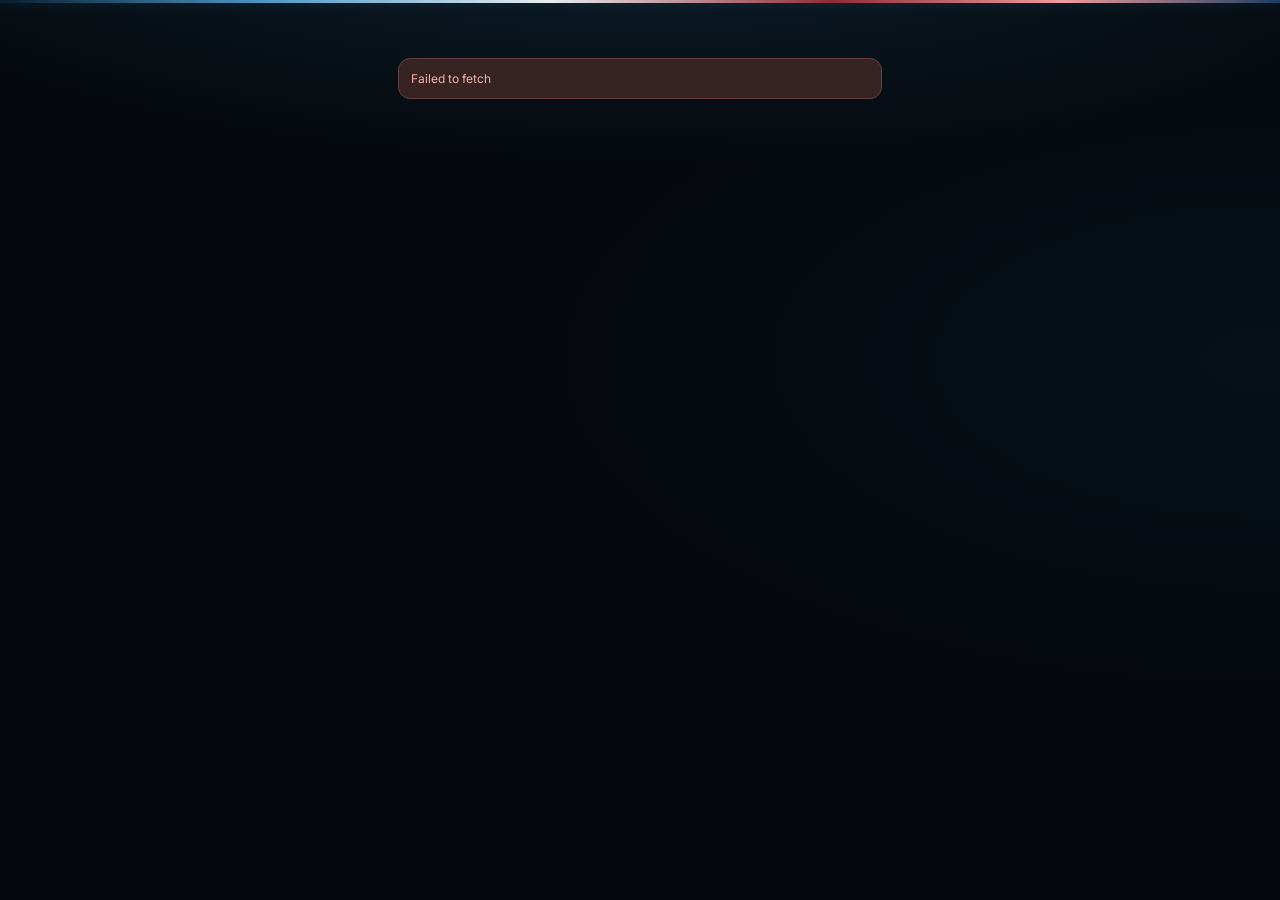
<file: reservas.html>
<!doctype html>
<html lang="es">
<head>
<meta charset="utf-8">
<meta name="viewport" content="width=device-width,initial-scale=1,viewport-fit=cover">
<title>Reservar turno</title>
<meta name="theme-color" content="#203F68">
<style>
@import url('https://fonts.googleapis.com/css2?family=Fraunces:opsz,wght@9..144,500;9..144,600;9..144,700&family=Inter:wght@400;500;600;700;800&display=swap');
:root{--pearl:#ECEAE5;--red:#BE3C33;--navy:#203F68;--bg:#090A0A;--card:#191C1D;--ink:#F7F7F4;--soft:#B5BAC0;--line:#454B50;--ok:#1E3029;--okText:#BFE5CF}
*{box-sizing:border-box}body{margin:0;background:var(--bg);color:var(--ink);font-family:"Inter",system-ui,-apple-system,"Segoe UI",sans-serif}.top{height:5px;background:repeating-linear-gradient(90deg,var(--red) 0 24px,#fff 24px 36px,var(--navy) 36px 60px,#fff 60px 72px)}.wrap{max-width:560px;margin:0 auto;padding:24px 18px 46px}.brand{font-size:12px;color:var(--soft);font-weight:700;text-transform:uppercase;letter-spacing:.06em}h1{font-family:"Fraunces",Georgia,serif;font-size:34px;font-weight:600;line-height:1.02;margin:5px 0 6px}h2{font-family:"Fraunces",Georgia,serif;font-size:18px;font-weight:600;margin:0 0 12px}.lead{color:var(--soft);font-size:13px;margin-bottom:22px}.card{background:var(--card);border:1px solid var(--line);border-radius:18px;padding:15px;margin:12px 0}.field{display:block;margin:12px 0}.field span{display:block;font-size:11px;color:var(--soft);font-weight:800;margin-bottom:6px}.field input,.field select,.field textarea{width:100%;border:1px solid var(--line);border-radius:13px;padding:12px;background:#111314;color:var(--ink);font-size:16px}.field textarea{min-height:80px}.serviceGrid{display:grid;gap:9px}.service{border:1px solid var(--line);background:#17191A;color:var(--ink);border-radius:15px;padding:13px;text-align:left}.service.active{border-color:var(--pearl);box-shadow:0 0 0 1px var(--pearl)}.service b{display:block;font-size:14px}.service small{display:block;color:var(--soft);margin-top:4px}.slots{display:grid;grid-template-columns:repeat(3,1fr);gap:8px}.slot{border:1px solid var(--line);background:#17191A;color:var(--ink);border-radius:999px;padding:11px 5px;font-weight:800}.slot.active{background:var(--pearl);border-color:var(--pearl);color:#101214;box-shadow:0 8px 20px rgba(236,234,229,.18)}.slot small{display:block;font-size:9px;font-weight:600;margin-top:2px;opacity:.78}.btn{width:100%;border:0;border-radius:999px;padding:14px;background:var(--pearl);color:#101214;font-size:14px;font-weight:800}.btn:disabled{opacity:.38}.info{background:#222A31;border:1px solid #3B4854;color:#D7E0E8;border-radius:14px;padding:12px;font-size:12px;line-height:1.45}.success{background:var(--ok);color:var(--okText);border:1px solid #315244;border-radius:18px;padding:18px}.error{background:#382323;color:#F0B0AC;border:1px solid #65403E;border-radius:14px;padding:12px;font-size:12px}.hidden{display:none}.summary{font-size:12px;line-height:1.5}.summary b{font-size:14px}.mode{font-size:10px;color:var(--soft);margin-top:12px;text-align:center}.loading{padding:18px;text-align:center;color:var(--soft)}

/* PORTAL PREMIUM BARBERÍA CENTRAL — capa exclusivamente visual */
:root{--pearl:#e9edf1;--red:#b53640;--navy:#1e639e;--bg:#05090d;--card:#0e1922;--ink:#f2f5f8;--soft:#aabac7;--line:#314350;--ok:#12362f;--okText:#b2f0d7;--metal-blue:linear-gradient(145deg,#b8e9ff 0%,#3d9cdd 18%,#07528d 47%,#082f57 73%,#73c6f4 100%);--metal-silver:linear-gradient(140deg,#fafafa 0%,#b8c0c9 19%,#677684 49%,#e4e9ee 75%,#83919e 100%);--metal-red:linear-gradient(145deg,#ffb2b0 0%,#d64b50 20%,#7c1d2d 53%,#bc3947 77%,#ff9da1 100%)}
html{background:var(--bg)}
body{min-height:100vh;background:radial-gradient(ellipse 95% 430px at 50% -170px,rgba(38,104,151,.31),transparent 78%),radial-gradient(ellipse 60% 350px at 100% 40%,rgba(6,51,83,.18),transparent),var(--bg)}
.top{height:3px;background:linear-gradient(90deg,#081e30,#4e9ac8 21%,#e8eef3 43%,#912b37 65%,#f19c9e 83%,#1b3f63);box-shadow:0 2px 12px rgba(89,155,205,.23)}
.wrap{max-width:520px;padding:32px 18px 62px}
.brand{display:inline-flex;align-items:center;gap:8px;font-size:10px;letter-spacing:.19em;color:#b9cbd7;margin:0 0 12px}
.brand:before{content:"";width:23px;height:23px;display:inline-block;border-radius:8px;background:var(--metal-silver);box-shadow:inset 0 1px 0 #fff,0 3px 12px rgba(166,202,230,.15)}
h1{font-family:"Fraunces",Georgia,serif;font-size:clamp(31px,7vw,42px);font-weight:600;line-height:1.09;letter-spacing:-.7px;margin:0 0 10px;text-shadow:0 3px 24px rgba(0,0,0,.4)}
h2{font-family:"Inter",system-ui,sans-serif;font-size:15px;font-weight:800;letter-spacing:-.2px;margin-bottom:16px}
.lead{font-size:13px;line-height:1.65;max-width:390px;margin-bottom:27px;color:#b8c5d0}
.card{position:relative;background:linear-gradient(150deg,rgba(75,109,134,.17),transparent 38%),linear-gradient(165deg,#17242e,#0c151c 70%);border:1px solid #344856;border-radius:20px;padding:20px;margin:15px 0;box-shadow:inset 0 1px 0 rgba(255,255,255,.11),0 12px 35px rgba(0,0,0,.27)}
.card h2{display:flex;align-items:center;gap:10px}
.card h2:first-letter{color:#92d3f8}
.serviceGrid{gap:10px}
.service{position:relative;overflow:hidden;background:linear-gradient(155deg,#202f3a,#111b23 65%,#0e151b);border:1px solid #3c5260;border-radius:14px;padding:17px 16px;min-height:72px;box-shadow:inset 0 1px 0 rgba(255,255,255,.11),0 5px 12px rgba(0,0,0,.15);transition:border-color .15s,transform .15s,box-shadow .15s}
.service:after{content:"›";position:absolute;right:15px;top:50%;transform:translateY(-50%);font-size:26px;font-weight:400;color:#7c9cb2}
.service b{font-size:14px;max-width:85%;line-height:1.4}
.service small{font-size:11px;margin-top:7px;color:#aebfcc;line-height:1.4}
.service.active{border-color:#78c8fa;background:linear-gradient(145deg,#23455f,#11263a 70%,#0e1926);box-shadow:inset 0 1px rgba(255,255,255,.22),0 0 0 1px rgba(76,160,221,.38),0 8px 22px rgba(8,70,119,.19)}
.service.active:after{color:#b3e6ff}
.field{margin:13px 0}.field span{font-size:11px;letter-spacing:.025em;margin-bottom:8px;color:#c3ced8}
.field input,.field select,.field textarea{background:linear-gradient(160deg,#17242e,#0d161d);border:1px solid #3b4f5e;border-radius:12px;color:#f4f6f8;padding:13px;box-shadow:inset 0 1px 3px rgba(0,0,0,.22);outline-offset:2px}
.field input:focus,.field select:focus,.field textarea:focus{border-color:#70c1f0;outline:2px solid rgba(65,150,207,.25)}
.field input[type="date"]{color-scheme:dark}
.slots{grid-template-columns:repeat(3,minmax(0,1fr));gap:9px}
.slot{border-radius:11px;padding:13px 4px;background:linear-gradient(150deg,#1c2a35,#0d1720);border-color:#415462;font-size:13px;box-shadow:inset 0 1px rgba(255,255,255,.08)}
.slot.active{background:var(--metal-blue);border-color:#8dd7ff;color:#fff;text-shadow:0 1px 2px rgba(0,0,0,.5);box-shadow:inset 0 1px rgba(255,255,255,.5),0 7px 18px rgba(12,88,145,.28)}
.slot small{font-size:9px;line-height:1.4}
.btn{border-radius:12px;background:var(--metal-blue);color:#fff;text-shadow:0 1px 2px rgba(0,0,0,.45);border:1px solid #66b9e8;box-shadow:inset 0 1px 0 rgba(255,255,255,.5),0 8px 20px rgba(10,68,109,.27);min-height:48px}
.btn:disabled{opacity:.4;box-shadow:none}
.info{background:#142635;border:1px solid #365368;color:#c4d9e8;border-radius:12px;line-height:1.6}
.success{background:linear-gradient(145deg,#16483b,#0b201d);border-color:#4a9b7f;box-shadow:0 12px 35px rgba(0,0,0,.3);color:#d1ffe9;padding:24px}
.error{border-radius:12px}
.summary{padding:13px 14px;margin:14px 0;background:#152735;border:1px solid #385568;border-radius:12px;color:#c9deed}
.mode{font-size:10px;letter-spacing:.03em;color:#8397a5;margin-top:20px}
button{cursor:pointer}button:focus-visible{outline:2px solid #a9dfff;outline-offset:3px}
@media(min-width:700px){.wrap{padding-top:55px}.card{padding:24px}}
@media(prefers-reduced-motion:reduce){.service{transition:none}}


/* Modo integrado en el portal único: evitar cabecera duplicada */
body:has(.wrap){}html:has(body){}body.embed .top,body.embed .brand,body.embed h1,body.embed .lead,body.embed .mode{display:none!important}body.embed .wrap{padding:0;max-width:none}body.embed .card:first-of-type{margin-top:0}body.embed{background:#05090d}body.embed .card{border-radius:16px}body.embed .wrap{padding-bottom:18px}
</style>
</head>
<body><script>if(new URLSearchParams(location.search).get('embed')==='1')document.body.classList.add('embed')</script><div class="top"></div><main class="wrap"><div id="app"><div class="loading">Cargando agenda…</div></div></main>
<script>
(()=>{'use strict';
const KEY='mi-negocio-barberia-v4';
const $=s=>document.querySelector(s),esc=s=>String(s??'').replace(/[&<>'"]/g,c=>({'&':'&amp;','<':'&lt;','>':'&gt;',"'":'&#39;','"':'&quot;'}[c]));
const DEFAULT_API='https://mi-negocio-reservas.corbalanstefanis.workers.dev';
const params=new URLSearchParams(location.search),slug=params.get('b')||'mi-barberia',api=(params.get('api')||DEFAULT_API).replace(/\/+$/,'');
const pad=n=>String(n).padStart(2,'0'),iso=(d=new Date())=>`${d.getFullYear()}-${pad(d.getMonth()+1)}-${pad(d.getDate())}`,today=iso();
let cfg=null,selectedService='',selectedDate=today,selectedTime='',slots=[];
const money=n=>new Intl.NumberFormat('es-AR',{style:'currency',currency:'ARS',maximumFractionDigits:0}).format(Number(n||0));
const toMin=t=>{const [h,m]=String(t||'00:00').split(':').map(Number);return h*60+m},fromMin=n=>`${pad(Math.floor(n/60))}:${pad(n%60)}`;
function localData(){try{return JSON.parse(localStorage.getItem(KEY)||'null')}catch{return null}}
function localConfig(){const d=localData();if(!d)return null;const ob=d.settings?.onlineBookings||{};return {slug:ob.slug||slug,businessName:d.settings?.businessName||'Barbería',bookingSettings:{enabled:Boolean(ob.enabled),openTime:ob.openTime||'09:00',closeTime:ob.closeTime||'19:00',slotStep:Number(ob.slotStep||15),minAdvanceHours:Number(ob.minAdvanceHours||0),maxAdvanceDays:Number(ob.maxAdvanceDays||30),approvalMode:ob.approvalMode||'auto',workingDays:Array.isArray(ob.workingDays)?ob.workingDays:[1,2,3,4,5,6]},services:(d.services||[]).map(s=>({id:s.id,name:s.name,duration:Number(s.duration||30),price:Number(s.price||0),onlineEnabled:s.onlineEnabled!==false,allowOverbook:Boolean(s.allowOverbook),maxConcurrent:Math.max(1,Number(s.maxConcurrent||1))}))}}
async function loadConfig(){if(api){const r=await fetch(`${api}/api/public-config?slug=${encodeURIComponent(slug)}`);if(!r.ok)throw new Error('No se pudo cargar esta agenda.');return r.json()}const c=localConfig();if(!c)throw new Error('Esta página todavía no está conectada a una agenda pública.');return c}
function selectedSrv(){return cfg?.services?.find(s=>s.id===selectedService)}
function overlaps(aStart,aEnd,bStart,bEnd){return aStart<bEnd&&bStart<aEnd}
function localAvailability(){const d=localData(),s=selectedSrv(),bs=cfg.bookingSettings;if(!d||!s)return[];const dateObj=new Date(selectedDate+'T00:00:00'),dow=dateObj.getDay();if(!(bs.workingDays||[]).map(Number).includes(dow))return[];const start=toMin(bs.openTime),close=toMin(bs.closeTime),step=Number(bs.slotStep||15),duration=Number(s.duration||30),existing=(d.appointments||[]).filter(a=>a.date===selectedDate&&a.time&&['pending','confirmed'].includes(a.status));const now=Date.now(),minTime=now+Number(bs.minAdvanceHours||0)*3600000;const out=[];for(let t=start;t+duration<=close;t+=step){const when=new Date(selectedDate+'T'+fromMin(t)+':00').getTime();if(when<minTime)continue;const overlapping=existing.filter(a=>{const es=(d.services||[]).find(x=>x.id===a.serviceId),as=toMin(a.time),ae=as+Number(es?.duration||30);return overlaps(t,t+duration,as,ae)});let ok=overlapping.length===0,overbook=false;if(overlapping.length){if(s.allowOverbook&&overlapping.every(a=>Boolean((d.services||[]).find(x=>x.id===a.serviceId)?.allowOverbook))){const limits=[Math.max(1,Number(s.maxConcurrent||1)),...overlapping.map(a=>Math.max(1,Number((d.services||[]).find(x=>x.id===a.serviceId)?.maxConcurrent||1)))];const limit=Math.min(...limits);ok=overlapping.length<limit;overbook=ok}}if(ok)out.push({time:fromMin(t),end:fromMin(t+duration),overbook})}return out}
async function loadSlots(){selectedTime='';if(!selectedService||!selectedDate){slots=[];render();return}try{if(api){const r=await fetch(`${api}/api/availability?slug=${encodeURIComponent(slug)}&date=${encodeURIComponent(selectedDate)}&serviceId=${encodeURIComponent(selectedService)}`);if(!r.ok)throw new Error(await r.text());const j=await r.json();slots=j.slots||[]}else slots=localAvailability();render()}catch(e){slots=[];render(String(e.message||e))}}
function maxDate(){const d=new Date();d.setDate(d.getDate()+Number(cfg?.bookingSettings?.maxAdvanceDays||30));return iso(d)}
function nextWorkingDate(from=selectedDate){
 const allowed=(cfg?.bookingSettings?.workingDays||[]).map(Number),limit=Number(cfg?.bookingSettings?.maxAdvanceDays||30),d=new Date(from+'T00:00:00');
 for(let i=1;i<=Math.min(limit,14);i++){d.setDate(d.getDate()+1);if(allowed.includes(d.getDay()))return iso(d)}
 return '';
}
function noSlotsText(){
 const bs=cfg?.bookingSettings||{},advance=Number(bs.minAdvanceHours||0);
 if(selectedDate===today)return `Por hoy no quedan horarios reservables según el horario del local${advance>0?` y la anticipación mínima de ${advance===1?'1 hora':advance+' horas'}`:''}. Elegí otra fecha.`;
 return 'No quedan horarios libres para esta fecha.';
}
function render(err=''){const services=(cfg?.services||[]).filter(s=>s.onlineEnabled!==false),srv=selectedSrv(),bs=cfg?.bookingSettings||{};$('#app').innerHTML=`<div class="brand">Reserva online</div><h1>${esc(cfg?.businessName||'Barbería')}</h1><div class="lead">Elegí el servicio y un horario disponible. No necesitás instalar ninguna aplicación.</div>${!bs.enabled?'<div class="error">Las reservas online están desactivadas temporalmente.</div>':''}${err?`<div class="error">${esc(err)}</div>`:''}<section class="card"><h2>1. Servicio</h2><div class="serviceGrid">${services.map(s=>`<button class="service ${selectedService===s.id?'active':''}" data-srv="${s.id}"><b>${esc(s.name)}</b><small>${s.duration} min · ${money(s.price)}${s.allowOverbook?' · admite sobreturno':''}</small></button>`).join('')||'<div class="info">No hay servicios disponibles para reservar online.</div>'}</div></section><section class="card"><h2>2. Día y horario</h2><label class="field"><span>Fecha</span><input id="date" type="date" min="${today}" max="${maxDate()}" value="${selectedDate}"></label>${selectedService?`<div class="slots">${slots.map(x=>`<button class="slot ${selectedTime===x.time?'active':''}" data-time="${x.time}">${x.time}<small>hasta ${x.end}${x.overbook?' · sobreturno':''}</small></button>`).join('')}</div>${!slots.length?`<div class="info">${esc(noSlotsText())}</div>${nextWorkingDate()?'<button id="nextDay" class="btn" style="margin-top:9px;background:#eef1f4;color:#203F68">Ver próximo día</button>':''}`:''}`:'<div class="info">Primero elegí un servicio.</div>'}</section><section class="card"><h2>3. Tus datos</h2><label class="field"><span>Nombre</span><input id="name" autocomplete="name"></label><label class="field"><span>WhatsApp / teléfono</span><input id="phone" inputmode="tel" autocomplete="tel"></label><label class="field"><span>Nota (opcional)</span><textarea id="note" placeholder="Algo que el barbero necesite saber sobre este turno"></textarea></label>${srv&&selectedTime?`<div class="summary"><b>${esc(srv.name)} · ${selectedDate} · ${selectedTime}</b><br>Duración estimada: ${srv.duration} minutos · finaliza aprox. ${slots.find(x=>x.time===selectedTime)?.end||''}</div>`:''}<button id="submit" class="btn" ${!bs.enabled||!selectedService||!selectedTime?'disabled':''}>Reservar turno</button></section><div class="mode">${api?'Agenda online':'Modo demo local · para usar desde otro celular hay que conectar el backend'}</div>`;document.querySelectorAll('[data-srv]').forEach(b=>b.onclick=()=>{selectedService=b.dataset.srv;loadSlots()});const di=$('#date');if(di)di.onchange=()=>{selectedDate=di.value;loadSlots()};const nd=$('#nextDay');if(nd)nd.onclick=()=>{const next=nextWorkingDate();if(next){selectedDate=next;loadSlots()}};document.querySelectorAll('[data-time]').forEach(b=>b.onclick=()=>{selectedTime=b.dataset.time;render()});const sb=$('#submit');if(sb)sb.onclick=submitBooking}
function localSubmit(body){const d=localData();if(!d)throw new Error('No se encontró la agenda local.');let c=(d.clients||[]).find(x=>String(x.phone||'').replace(/\D/g,'')===String(body.clientPhone||'').replace(/\D/g,'')&&body.clientPhone);if(!c){c={id:'c'+Date.now(),name:body.clientName,phone:body.clientPhone,freq:30,tech:{},followUpContactedFor:'',followUpContactedAt:''};d.clients=(d.clients||[]);d.clients.unshift(c)}const s=(d.services||[]).find(x=>x.id===body.serviceId),status=(d.settings?.onlineBookings?.approvalMode||'auto')==='auto'?'confirmed':'pending';d.appointments=(d.appointments||[]);d.appointments.push({id:'ap'+Date.now(),clientId:c.id,serviceId:body.serviceId,date:body.date,time:body.time,status,price:Number(s?.price||0),factor:1,label:'Normal',consumed:false,paidAmount:0,depositAmount:0,paymentStatus:'pending',note:body.note||'',waConfirmSentAt:'',waReminderSentAt:'',source:'online',onlineBookingId:'local-'+Date.now(),requestedAt:new Date().toISOString()});localStorage.setItem(KEY,JSON.stringify(d));return {status}}
let bookingSubmitting=false;
async function submitBooking(){if(bookingSubmitting)return;const name=$('#name').value.trim(),phone=$('#phone').value.trim(),note=$('#note').value.trim();if(!name||!phone)return alert('Completá nombre y teléfono.');const body={slug,serviceId:selectedService,date:selectedDate,time:selectedTime,clientName:name,clientPhone:phone,note};bookingSubmitting=true;const submitButton=$('#submit');if(submitButton){submitButton.disabled=true;submitButton.textContent='Reservando...'}try{let result;if(api){const r=await fetch(api+'/api/bookings',{method:'POST',headers:{'Content-Type':'application/json'},body:JSON.stringify(body)});if(!r.ok)throw new Error(await r.text());result=await r.json()}else result=localSubmit(body);const srv=selectedSrv();$('#app').innerHTML=`<div class="success" id="bookingSuccess"><h2 style="margin-top:0">${result.status==='confirmed'?'Turno confirmado':'Solicitud enviada'}</h2><div>${esc(name)}, reservaste <b>${esc(srv?.name||'servicio')}</b> para el <b>${esc(selectedDate)}</b> a las <b>${esc(selectedTime)}</b>.</div>${result.status!=='confirmed'?'<div style="margin-top:8px">La barbería debe confirmar el turno.</div>':''}</div><button class="btn" style="margin-top:14px" onclick="location.reload()">Reservar otro turno</button>`;requestAnimationFrame(()=>{window.scrollTo({top:0,behavior:'smooth'});const successEl=$('#bookingSuccess');if(successEl)successEl.scrollIntoView({behavior:'smooth',block:'start'});try{if(window.parent!==window){const frame=window.frameElement;if(frame)frame.scrollIntoView({behavior:'smooth',block:'start'})}}catch(e){}})}catch(e){bookingSubmitting=false;alert('No se pudo reservar: '+String(e.message||e));await loadSlots()}}
loadConfig().then(c=>{cfg=c;selectedService=(c.services||[]).find(s=>s.onlineEnabled!==false)?.id||'';const bs=c.bookingSettings||{};const md=new Date();if(!(bs.workingDays||[]).map(Number).includes(md.getDay())){for(let i=1;i<=7;i++){const d=new Date();d.setDate(d.getDate()+i);if((bs.workingDays||[]).map(Number).includes(d.getDay())){selectedDate=iso(d);break}}}loadSlots()}).catch(e=>{$('#app').innerHTML=`<div class="error">${esc(e.message||e)}</div>`});
})();
</script></body></html>
</file>
